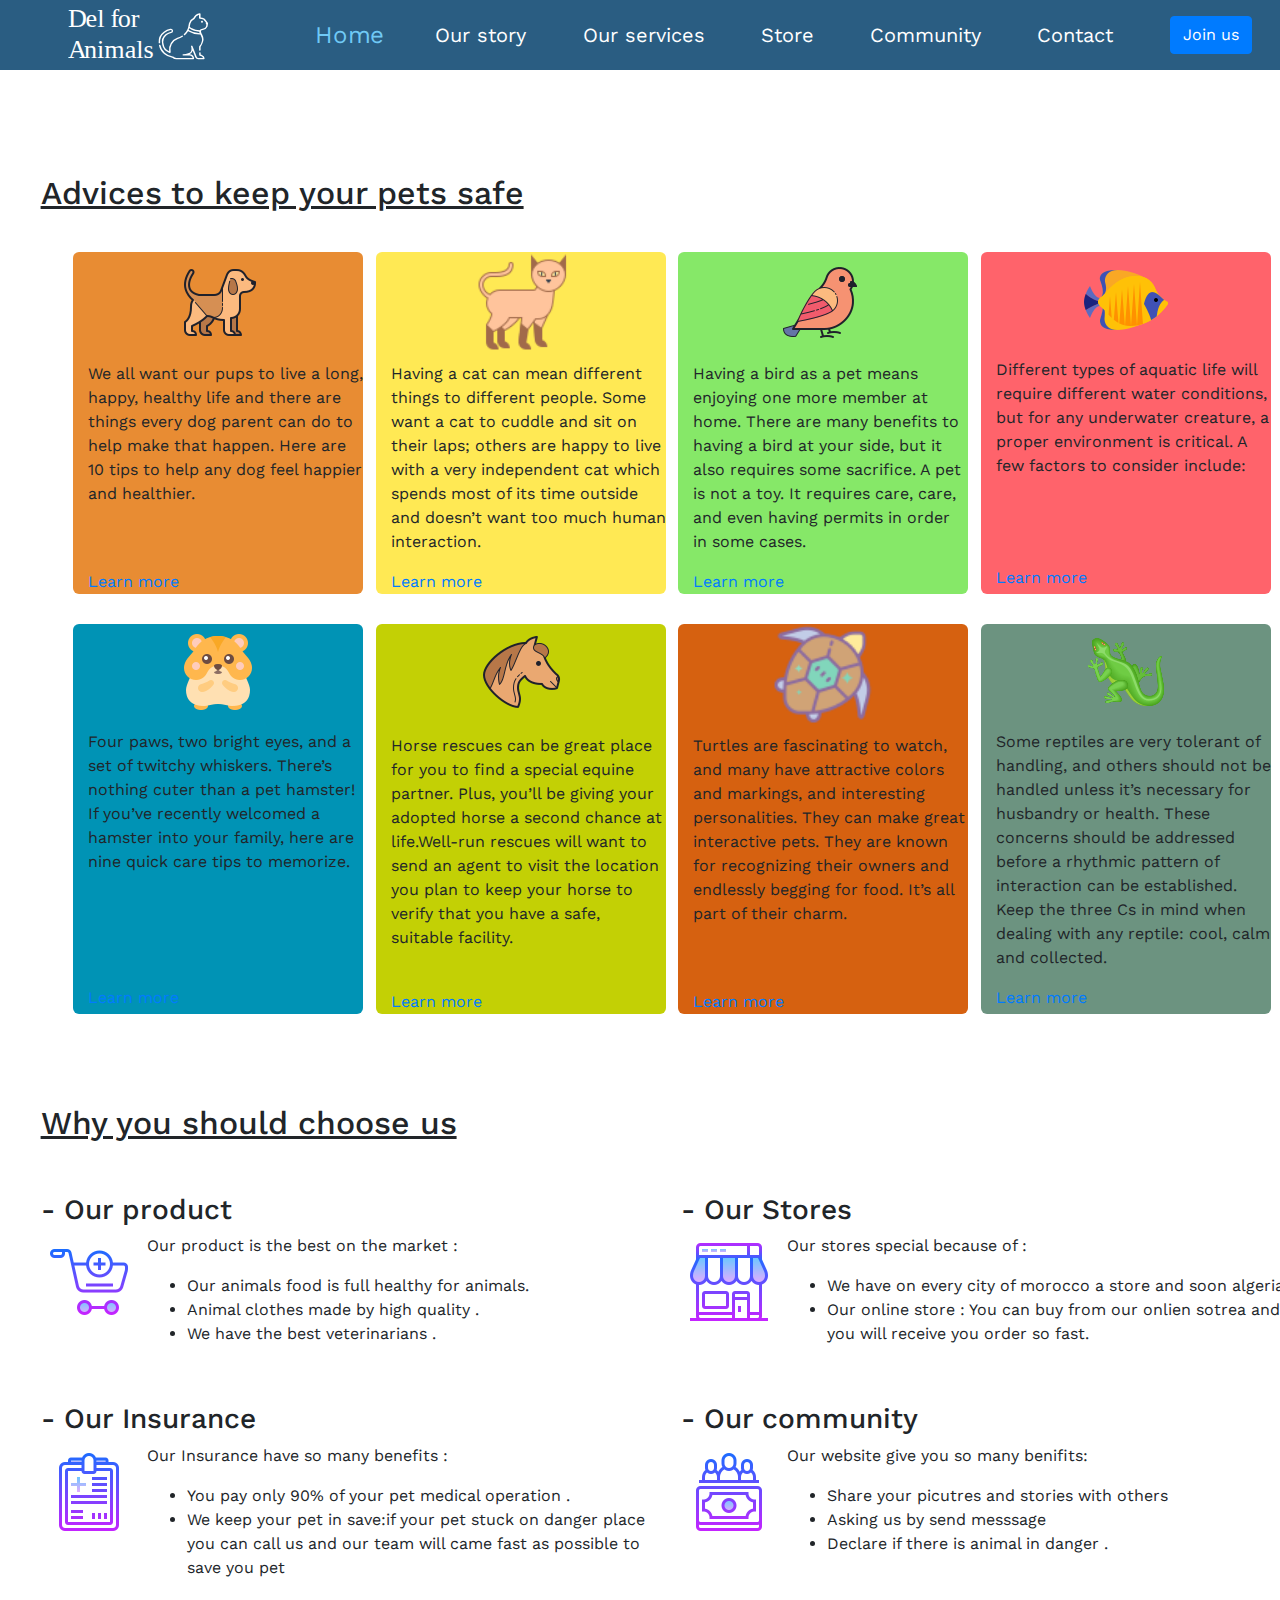
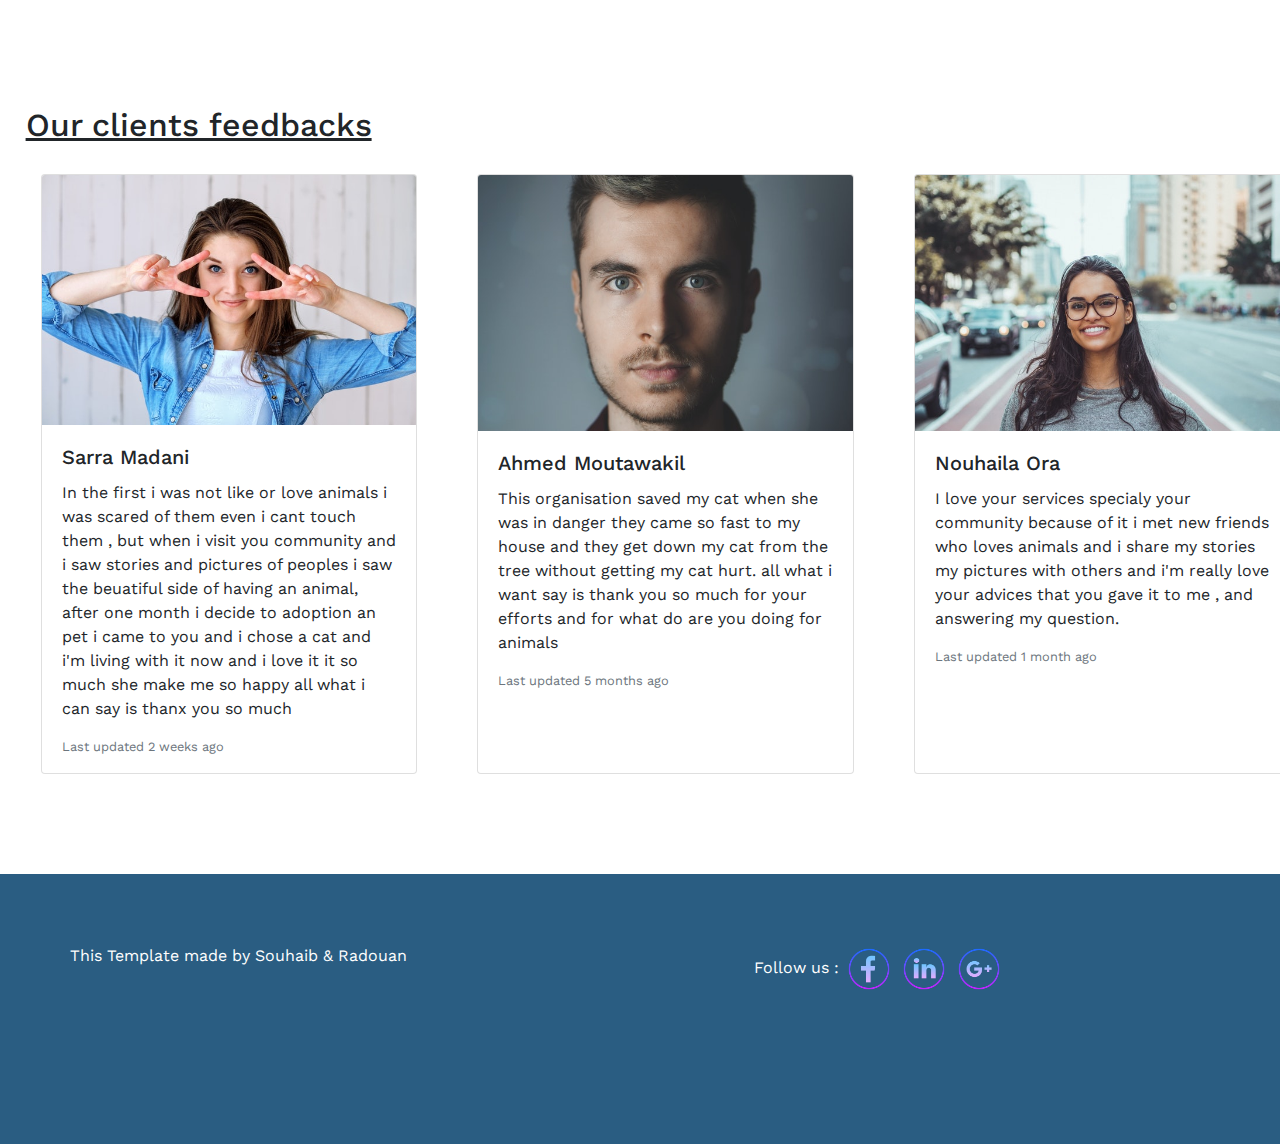
<file: index.html>
<html lang="en">

<head>
    <meta charset="UTF-8">
    <meta name="viewport" content="width=device-width, initial-scale=1.0">
    <link rel="stylesheet" href="https://stackpath.bootstrapcdn.com/bootstrap/4.4.1/css/bootstrap.min.css"
        integrity="sha384-Vkoo8x4CGsO3+Hhxv8T/Q5PaXtkKtu6ug5TOeNV6gBiFeWPGFN9MuhOf23Q9Ifjh" crossorigin="anonymous">
    <script src="https://stackpath.bootstrapcdn.com/bootstrap/4.4.1/js/bootstrap.min.js"
        integrity="sha384-wfSDF2E50Y2D1uUdj0O3uMBJnjuUD4Ih7YwaYd1iqfktj0Uod8GCExl3Og8ifwB6" crossorigin="anonymous">
    </script>
    <link href="https://fonts.googleapis.com/css2?family=Work+Sans&display=swap" rel="stylesheet">
    <link rel="stylesheet" href="css\index.css">

    <title>Home</title>
</head>

<body>
    <header>
        <nav class="sticky-top">

            <ul id="menue" class="sticky-top">
                <li class="logo"> <a href="index.html"><img src="images\logo.svg" alt="" id="imglogo" height="60px"></a>
                </li>
                <li class="toggle"> <img src="../images/Icons/toggle.png" id="toggle" alt="" width="40" height="40">
                </li>
                <a class="item active" href="../index.html">
                    <li>Home </li>
                </a>
                <a class="item " href="pages\aboutus.html">
                    <li>Our story</li>
                </a>
                <a class="item" href="pages\services.html">
                    <li>Our services</li>
                </a>
                <a class="item" href="pages\store.html">
                    <li>Store</li>
                </a>
                <a class="item" href="pages\community.html">
                    <li> Community</li>
                </a>
                <a class="item" href="pages\contact.php">
                    <li>Contact</li>
                </a>
                <li class="item button">
                    <a href="pages\Login.html">
                        <button type="submit" class="btn btn-primary">Join us</button>
                    </a>
                </li>
            </ul>
        </nav>

        <h1 class="title">Welcome to our website</h1>
    </header>
    <main>
        <div class="container-fluid ">
            <div class="block1">
                <div class="main-title">
                    <h2 class="bigtitle">Advices to keep your pets safe</h2>
                </div>
                <div class="boxs">

                    <div class="  box1 box">
                        <div class="advicees_image">
                            <img src="images\index\dog.png" alt="">
                        </div>
                        <p>We all want our pups to live a long, happy, healthy life and there are things every dog
                            parent
                            can do to help make that happen. Here are 10 tips to help any dog feel happier and
                            healthier.
                        </p><bR><br>
                        <a href="../pages/services.html">Learn more</a>
                    </div>
                    <div class=" box2 box">
                        <div class="advicees_image">
                            <img src="images\index\cat.png" width="100" height="100" alt="">
                        </div>
                        <p>Having a cat can mean different things to different people. Some want a cat to cuddle and sit
                            on
                            their laps; others are happy to live with a very independent cat which spends most of its
                            time
                            outside and doesn’t want too much human interaction.
                        </p>
                        <a href="../pages/services.html">Learn more</a>
                    </div>
                    <div class=" box3 box">
                        <div class="advicees_image">
                            <img src="images\index\bird.png" alt="">
                        </div>
                        <p>Having a bird as a pet means enjoying one more member at home. There are many benefits to
                            having
                            a bird at your side, but it also requires some sacrifice. A pet is not a toy. It requires
                            care,
                            care, and even having permits in order in some cases.
                        </p>
                        <a href="../pages/services.html">Learn more</a>
                    </div>
                    <div class=" box4 box">
                        <div class="advicees_image">
                            <img src="images\index\fish.png" alt="">
                        </div>
                        <p>Different types of aquatic life will require different water conditions, but for any
                            underwater
                            creature, a proper environment is critical. A few factors to consider include:</p>
                        <br><bR><br>
                        <a href="../pages/services.html">Learn more</a>
                    </div>
                    <div class=" box5 box">
                        <div class="advicees_image">
                            <img src="images\index\hamster.png" alt="">
                        </div>
                        <p>Four paws, two bright eyes, and a set of twitchy whiskers. There’s nothing cuter than a pet
                            hamster! If you’ve recently welcomed a hamster into your family, here are nine quick care
                            tips to memorize.</p><br><br><br><br>
                        <a href="../pages/services.html">Learn more</a>
                    </div>
                    <div class=" box6 box">
                        <div class="advicees_image">
                            <img src="images\index\hors.png" alt="">
                        </div>
                        <p>Horse rescues can be great place for you to find a special equine partner. Plus, you’ll be
                            giving your adopted horse a second chance at life.Well-run rescues will want to send an
                            agent to visit the location you plan to keep your horse to verify that you have a safe,
                            suitable facility.</p><br>
                        <a href="../pages/services.html">Learn more</a>
                    </div>
                    <div class=" box7 box">
                        <div class="advicees_image">
                            <img src="images\index\turtle.png" height="100" width="100" alt="">
                        </div>
                        <p>Turtles are fascinating to watch, and many have attractive colors and markings, and
                            interesting personalities. They can make great interactive pets. They are known for
                            recognizing their owners and endlessly begging for food. It’s all part of their charm.</p>
                        <bR><br>
                        <a href="">Learn more</a>
                    </div>
                    <div class=" box8 box">
                        <div class="advicees_image">
                            <img src="images\index\lizard.png" alt="">
                        </div>
                        <p>Some reptiles are very tolerant of handling, and others should not be handled unless it’s
                            necessary for husbandry or health. These concerns should be addressed before a rhythmic
                            pattern of interaction can be established. Keep the three Cs in mind when dealing with any
                            reptile: cool, calm and collected. </p>
                        <a href="../pages/services.html">Learn more</a>
                    </div>
                </div>

            </div>
        </div>
        <div class="container-fluid block2">

            <div class="row ">
                <div class="col-12">
                    <h2 class="bigtitle">Why you should choose us</h2>
                </div>
            </div>
            <div class="row ">
                <div class="col-lg-6 srv">
                    <div class="row">
                        <div class="col-md-12">
                            <h3>- Our product</h3>
                        </div>
                        <div class="col-sm-2">
                            <img src="images\index\pic2.png" alt="">
                        </div>
                        <div class="col-sm-10">
                            <p>Our product is the best on the market :
                                <ul>
                                    <li>Our animals food is full healthy for animals.</li>
                                    <li>Animal clothes made by high quality .</li>
                                    <li>We have the best veterinarians .</li>
                                </ul>
                            </p>
                        </div>
                    </div>
                </div>

                <div class="col-lg-6 srv">
                    <div class="row">
                        <div class="col-md-12">
                            <h3>- Our Stores</h3>
                        </div>
                        <div class="col-sm-2">
                            <img src="images\index\pic1.png" alt="">
                        </div>
                        <div class="col-sm-10">
                            <p>Our stores special because of :
                                <ul>
                                    <li>We have on every city of morocco a store and soon algeria.</li>
                                    <li>Our online store : You can buy from our onlien sotrea and you will receive you
                                        order so
                                        fast.</li>
                                </ul>
                            </p>
                        </div>
                    </div>

                </div>
            </div>
            <div class="row ">
                <div class="col-lg-6 srv">
                    <div class="row">
                        <div class="col-md-12">
                            <h3>- Our Insurance</h3>
                        </div>
                        <div class="col-sm-2">
                            <img src="images\index\pic3.png" alt="">
                        </div>
                        <div class="col-sm-10">
                            <p>Our Insurance have so many benefits :
                                <ul>
                                    <li>You pay only 90% of your pet medical operation .</li>
                                    <li>We keep your pet in save:if your pet stuck on danger place you can call us and
                                        our team
                                        will came fast as possible to save you pet</li>
                                </ul>
                            </p>
                        </div>
                    </div>

                </div>
                <div class="col-lg-6 srv">
                    <div class="row">
                        <div class="col-md-12">
                            <h3>- Our community</h3>
                        </div>
                        <div class="col-sm-2">
                            <img src="images\index\pic4.png" alt="">
                        </div>
                        <div class="col-sm-10">
                            <p>Our website give you so many benifits:
                                <ul>
                                    <li>Share your picutres and stories with others</li>
                                    <li>Asking us by send messsage</li>
                                    <li>Declare if there is animal in danger .</li>
                                </ul>
                            </p>
                        </div>
                    </div>

                </div>
            </div>

        </div>
        <div class="container-fluid block3">
            <div class="row ">
                <h2 class="bigtitle">Our clients feedbacks</h2>

                <div class="row card-deck">
                    <div class="col-lg-4 col-sm-6">
                        <div class="card">
                            <img src="images\index\human1.jpg" class="card-img-top" alt="...">
                            <div class="card-body">
                                <h5 class="card-title">Sarra Madani</h5>
                                <p class="card-text">In the first i was not like or love animals i was scared of them
                                    even i
                                    cant touch them , but when i visit you community and i saw stories and pictures of
                                    peoples i saw the beuatiful side of having an animal, after one month i decide to
                                    adoption an pet i came to you and i chose a cat and i'm living with it now and i
                                    love it it so much she make me so happy all what i can say is thanx you so much</p>
                                <p class="card-text"><small class="text-muted">Last updated 2 weeks ago</small></p>

                            </div>
                        </div>
                    </div>
                    <div class="col-lg-4 col-sm-6">

                        <div class="card ">
                            <img src="images\index\human2.jpg" class="card-img-top" alt="...">
                            <div class="card-body">
                                <h5 class="card-title">Ahmed Moutawakil</h5>
                                <p class="card-text">This organisation saved my cat when she was in danger they came so
                                    fast
                                    to my house and they get down my cat from the tree without getting my cat hurt. all
                                    what
                                    i want say is thank you so much for your efforts and for what do are you doing for
                                    animals</p>
                                <p class="card-text"><small class="text-muted">Last updated 5 months ago</small></p>

                            </div>

                        </div>
                    </div>
                    <div class="col-lg-4 col-sm-6">

                        <div class="card ">
                            <img src="images\index\human3.jpg" class="card-img-top" alt="...">
                            <div class="card-body">
                                <h5 class="card-title">Nouhaila Ora</h5>
                                <p class="card-text">I love your services specialy your community because of it i met
                                    new
                                    friends who loves animals and i share my stories my pictures with others and i'm
                                    really
                                    love your advices that you gave it to me , and answering my question.</p>
                                <p class="card-text"><small class="text-muted">Last updated 1 month ago</small></p>

                            </div>

                        </div>
                    </div>
                </div>
            </div>
        </div>




    </main>


    <footer>
        <div class="container-fluid">
            <div class="row text-center">
                <div class=" col-md-4">
                    <p class="tmplt">This Template made by Souhaib & Radouan</p>

                </div>
                <div class="col-md-8">
                    Follow us :
                    <a href=""><img src="images\Social media\facebook.png" class="social" width="50px" height="50px"
                            alt=""></a>
                    <a href=""><img src="images\Social media\linkedin.png" class="social" class="social" width="50px"
                            height="50px" alt=""></a>
                    <a href=""> <img src="images\Social media\google.png" class="social" width="50px" height="50px"
                            alt=""></a>
                </div>
            </div>
        </div>
    </footer>









    <script src="javascript\index.js"></script>
    <script src="https://code.jquery.com/jquery-3.4.1.slim.min.js"
        integrity="sha384-J6qa4849blE2+poT4WnyKhv5vZF5SrPo0iEjwBvKU7imGFAV0wwj1yYfoRSJoZ+n" crossorigin="anonymous">
    </script>
    <script src="https://cdn.jsdelivr.net/npm/popper.js@1.16.0/dist/umd/popper.min.js"
        integrity="sha384-Q6E9RHvbIyZFJoft+2mJbHaEWldlvI9IOYy5n3zV9zzTtmI3UksdQRVvoxMfooAo" crossorigin="anonymous">
    </script>
</body>

</html>
</file>
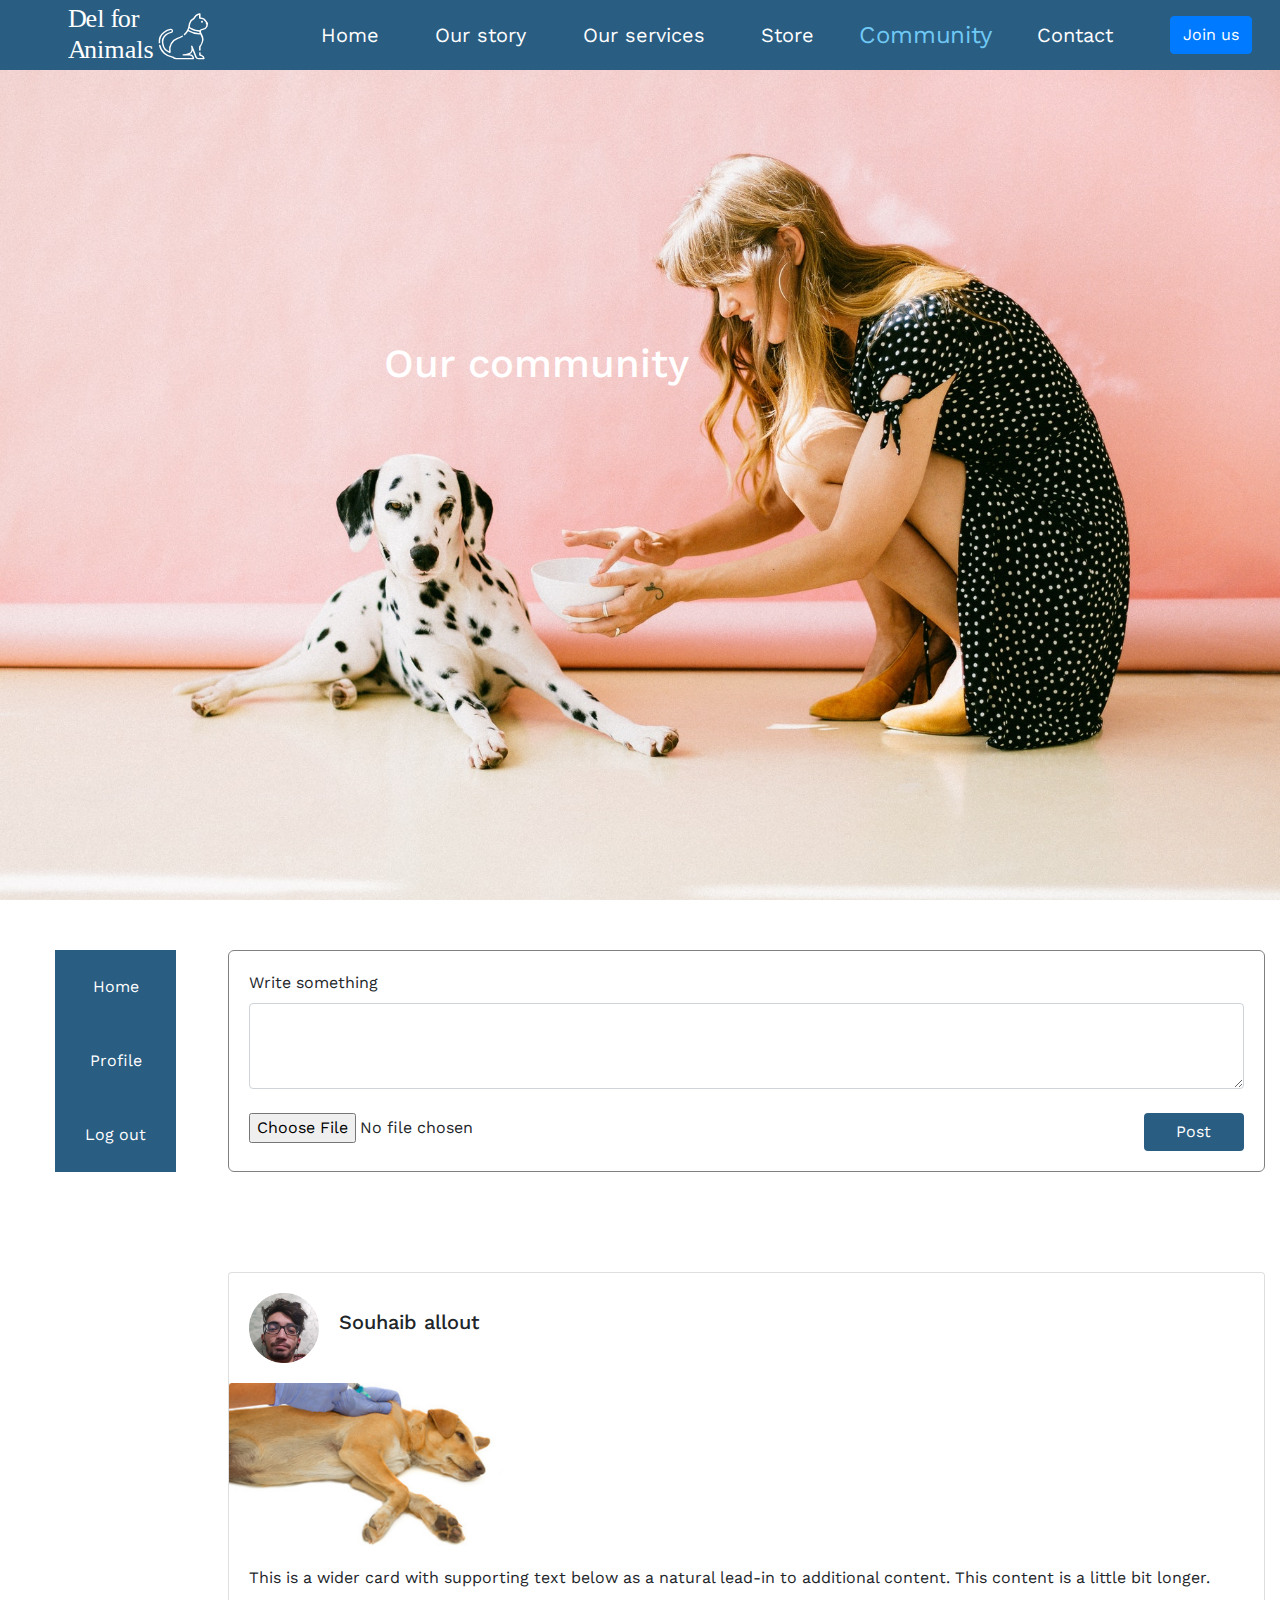
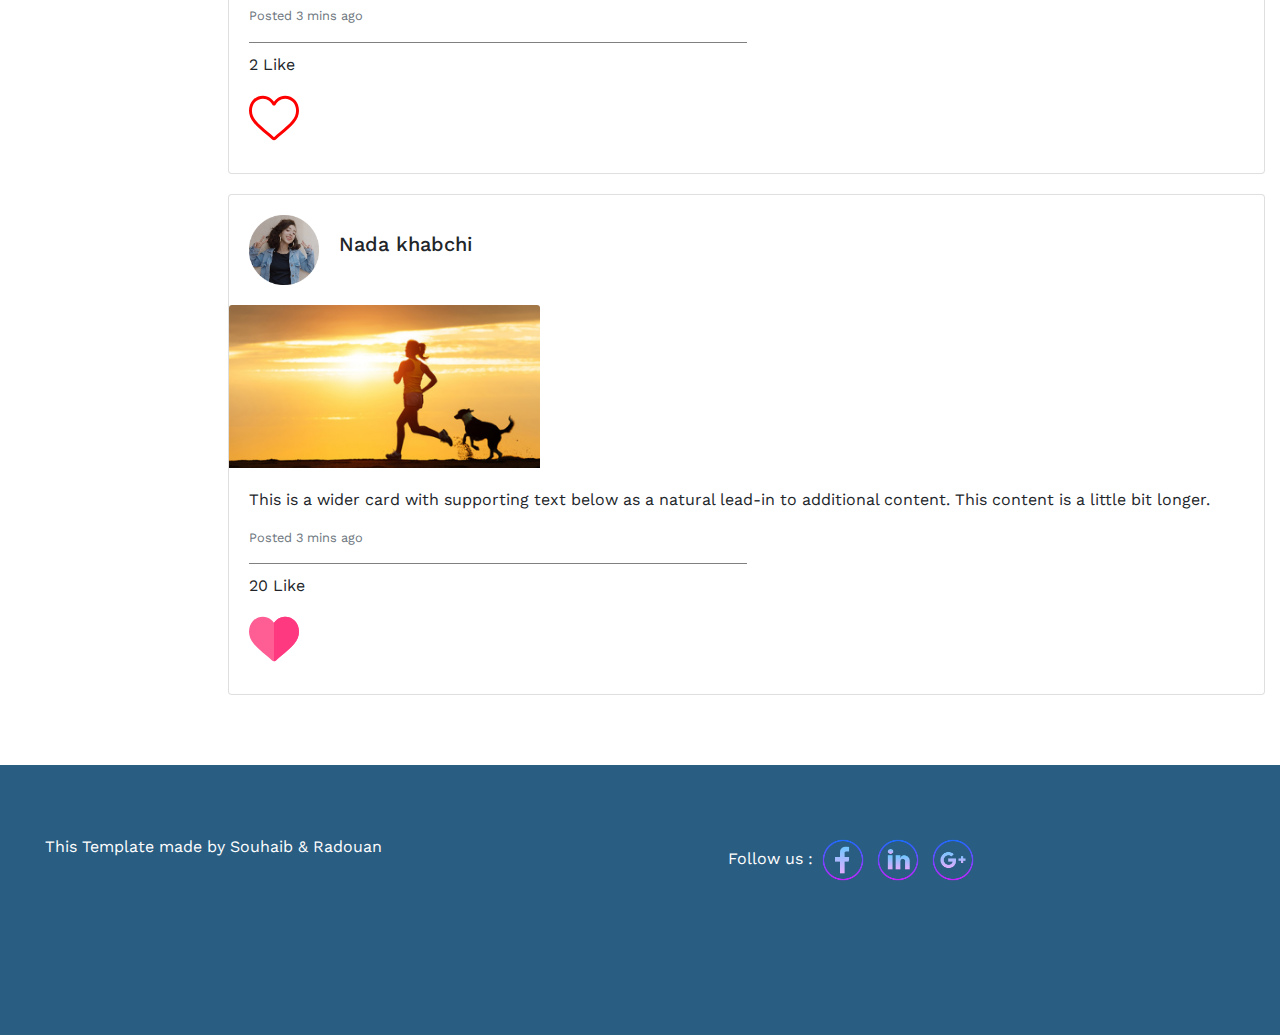
<file: pages/community.html>
<html lang="en">

<head>
    <meta charset="UTF-8">
    <meta name="viewport" content="width=device-width, initial-scale=1.0">
    <link rel="stylesheet" href="https://stackpath.bootstrapcdn.com/bootstrap/4.4.1/css/bootstrap.min.css"
        integrity="sha384-Vkoo8x4CGsO3+Hhxv8T/Q5PaXtkKtu6ug5TOeNV6gBiFeWPGFN9MuhOf23Q9Ifjh" crossorigin="anonymous">
    <script src="https://stackpath.bootstrapcdn.com/bootstrap/4.4.1/js/bootstrap.min.js"
        integrity="sha384-wfSDF2E50Y2D1uUdj0O3uMBJnjuUD4Ih7YwaYd1iqfktj0Uod8GCExl3Og8ifwB6" crossorigin="anonymous">
    </script>
    <link href="https://fonts.googleapis.com/css2?family=Work+Sans&display=swap" rel="stylesheet">
    <link rel="stylesheet" href="../css/community.css">
    <title>Community</title>
</head>

<body>
    <header>
        <nav class="sticky-top">
            <ul id="menue" class="sticky-top">
                <li class="logo"> <a href="index.html"><img src="../images/logo.svg" alt="" id="imglogo"
                            height="60px"></a>
                </li>
                <li class="toggle"> <img src="../images/Icons/toggle.png" id="toggle" alt="" width="40" height="40">
                </li>
                <a class="item " href="../index.html">
                    <li>Home </li>
                </a>
                <a class="item " href="../pages/aboutus.html">
                    <li>Our story</li>
                </a>
                <a class="item" href="../pages/services.html">
                    <li>Our services</li>
                </a>
                <a class="item" href="../pages/store.html">
                    <li>Store</li>
                </a>
                <a class="item active" href="../pages/community.html">
                    <li> Community</li>
                </a>
                <a class="item " href="../pages/contact.html">
                    <li>Contact</li>
                </a>
                <li class="item button">
                    <a href="../pages/Login.html">
                        <button type="submit" class="btn btn-primary">Join us</button>
                    </a>
                </li>
            </ul>
        </nav>
        <h1 class="title">Our community</h1>
    </header>
    <main>
        <div class="container-fluid">
            <div class="row all">
                <!--------Sticky navbar------->
                <div class="col-md-2 side1 sticky-top">
                    <nav class="nav text-center sticky-top">
                        <ul class="sticky-top">
                            <li class="togglecm text-right"> <img src="../images/Icons/toggle.png" id="togglecm" alt=""
                                    width="40" height="40">
                            </li>
                            <a href="../pages/community.html">
                                <li class="item2 ">Home</li>
                            </a>
                            <a href="../pages/profile.html">
                                <li class="item2">Profile</li>
                            </a>
                            <a href="#">
                                <li class="item2">Log out</li>
                            </a>
                        </ul>
                    </nav>
                </div>
                <!---------Post-------->
                <div class="col-md-10 side2">
                    <div class="post">
                        <label for="post" id="postlabel">Write something</label>
                        <textarea class="form-control" id="post" rows="3"></textarea><br>
                        <div class="row">
                            <div class="col-6">
                                <input type="file" class="form-control-file" id="exampleFormControlFile1">

                            </div>
                            <div class="col-6 text-right">
                                <button class="btn" id="send">Post</button>
                            </div>
                        </div>
                    </div>


                    <!-------------Cards------------>



                    <div class="cards">
                        <div class="card mb-3">
                            <div class="card-body body1">
                                <img src="../images/story/founder1.png" width="70" height="70" alt="">
                                <h5 class="card-title">Souhaib allout</h5>

                            </div>
                            <img src="../images//ourservices/dogs/pic2.jpg" class="card-img-top" alt="...">
                            <div class="card-body body2">
                                <p class="card-text">This is a wider card with supporting text below as a natural
                                    lead-in to additional content. This content is a little bit longer.</p>
                                <p class="card-text"><small class="text-muted">Posted 3 mins ago</small></p>
                                <div id="lovereact">
                                    <p>2 Like</p>
                                    <img src="../images/Icons/love2.svg" width="50" height="50" alt="">
                                </div>
                            </div>
                        </div>
                    </div>
                    <div class="cards">
                        <div class="card mb-3">
                            <div class="card-body body1">
                                <img src="../images/story/founder2.png" width="70" height="70" alt="">
                                <h5 class="card-title">Nada khabchi</h5>

                            </div>
                            <img src="../images//ourservices/dogs/pic6.jpg" class="card-img-top" alt="...">
                            <div class="card-body body2">
                                <p class="card-text">This is a wider card with supporting text below as a natural
                                    lead-in to additional content. This content is a little bit longer.</p>
                                <p class="card-text"><small class="text-muted">Posted 3 mins ago</small></p>
                                <div id="lovereact">
                                    <p>20 Like</p>
                                    <img src="../images/Icons/love.svg" width="50" height="50" alt="">
                                </div>
                            </div>
                        </div>
                    </div>
                </div>
            </div>
        </div>

    </main>








    <footer>
        <div class="container-fluid">
            <div class="row text-center">
                <div class=" col-md-4">
                    <p class="tmplt">This Template made by Souhaib & Radouan</p>

                </div>
                <div class="col-md-8">
                    Follow us :
                    <a href=""><img src="../images/Social media/facebook.png" class="social" width="50px" height="50px"
                            alt=""></a>
                    <a href=""><img src="../images/Social media/linkedin.png" class="social" class="social" width="50px"
                            height="50px" alt=""></a>
                    <a href=""> <img src="../images/Social media/google.png" class="social" width="50px" height="50px"
                            alt=""></a>
                </div>
            </div>
        </div>
    </footer>


    <script src="../javascript/community.js"></script>
    <script src="https://code.jquery.com/jquery-3.4.1.slim.min.js"
        integrity="sha384-J6qa4849blE2+poT4WnyKhv5vZF5SrPo0iEjwBvKU7imGFAV0wwj1yYfoRSJoZ+n" crossorigin="anonymous">
    </script>
    <script src="https://cdn.jsdelivr.net/npm/popper.js@1.16.0/dist/umd/popper.min.js"
        integrity="sha384-Q6E9RHvbIyZFJoft+2mJbHaEWldlvI9IOYy5n3zV9zzTtmI3UksdQRVvoxMfooAo" crossorigin="anonymous">
    </script>
</body>

</html>
</file>
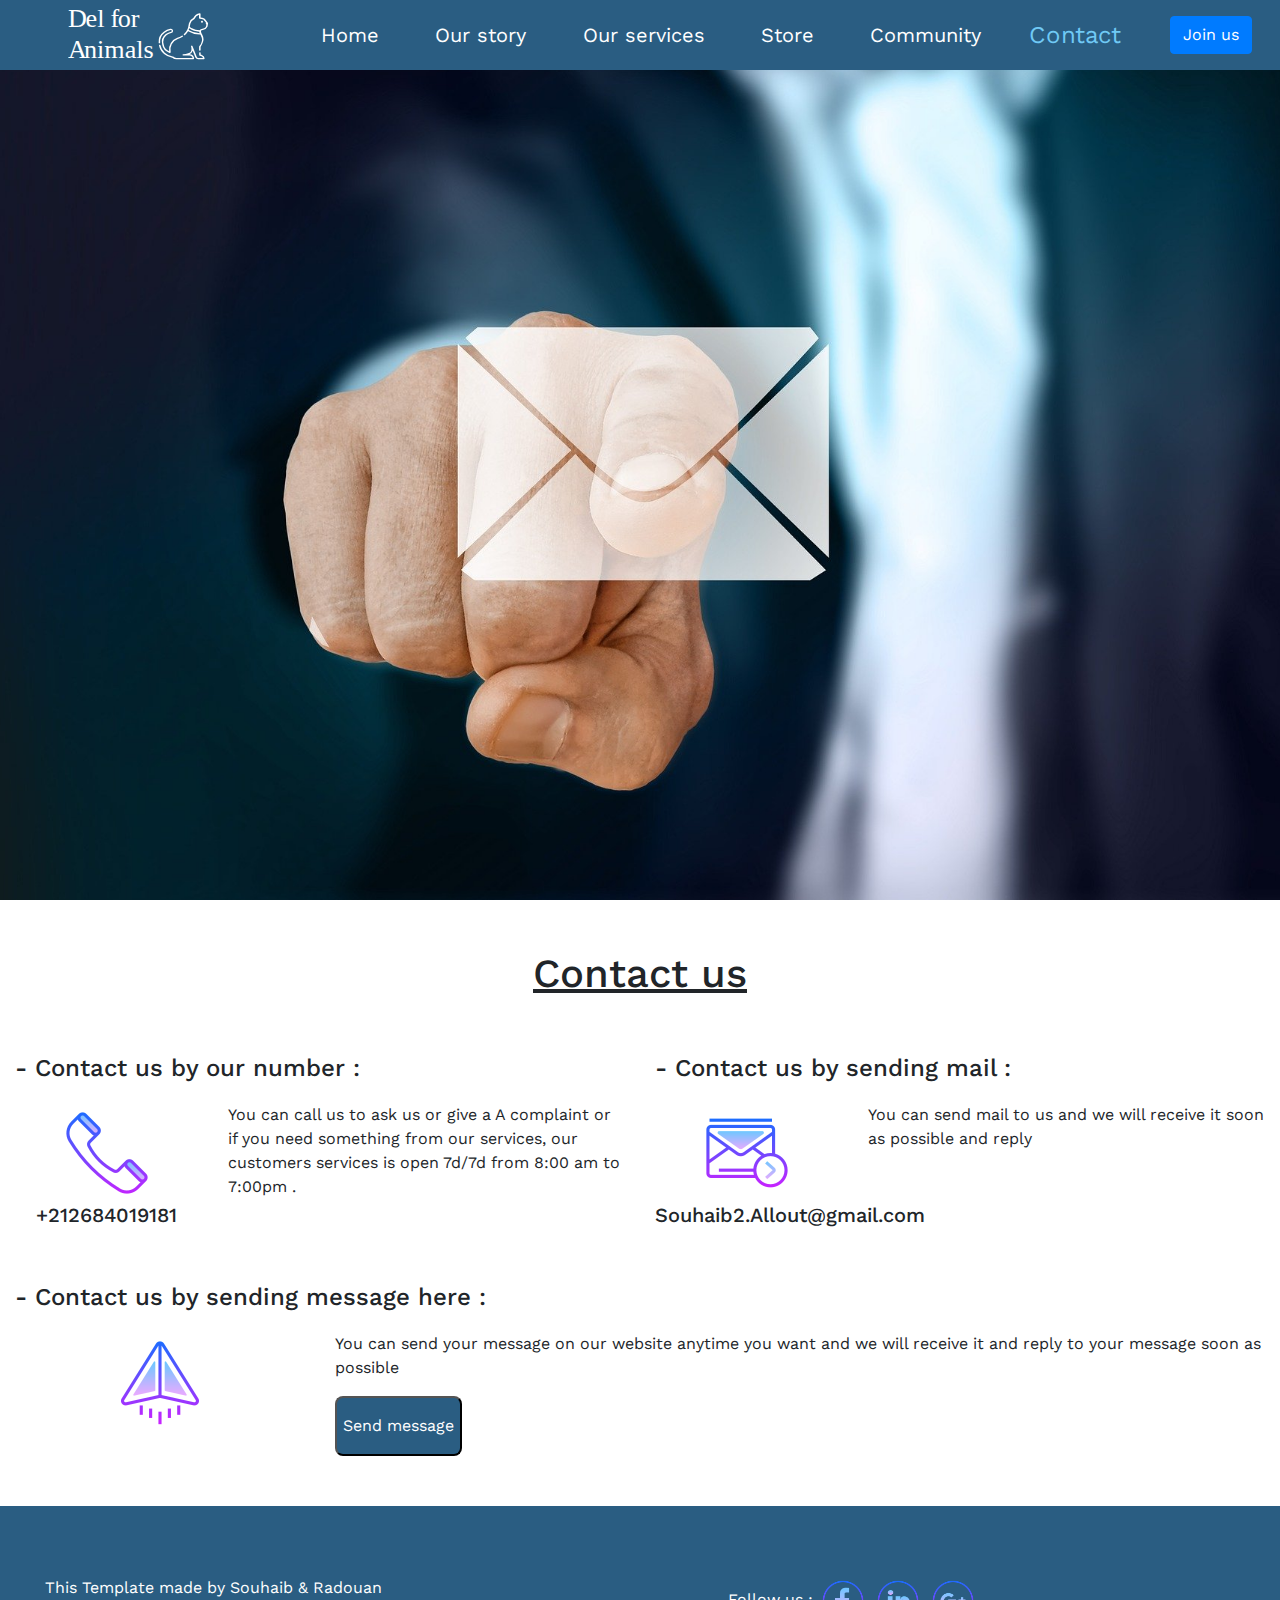
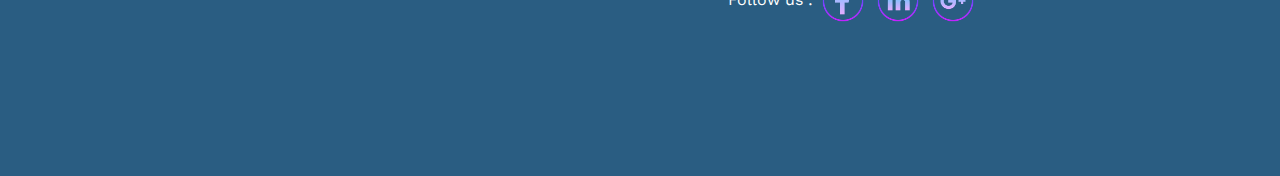
<file: pages/contact.html>
<html lang="en">

<head>
    <meta charset="UTF-8">
    <meta name="viewport" content="width=device-width, initial-scale=1.0">
    <link rel="stylesheet" href="https://stackpath.bootstrapcdn.com/bootstrap/4.4.1/css/bootstrap.min.css"
        integrity="sha384-Vkoo8x4CGsO3+Hhxv8T/Q5PaXtkKtu6ug5TOeNV6gBiFeWPGFN9MuhOf23Q9Ifjh" crossorigin="anonymous">
    <script src="https://stackpath.bootstrapcdn.com/bootstrap/4.4.1/js/bootstrap.min.js"
        integrity="sha384-wfSDF2E50Y2D1uUdj0O3uMBJnjuUD4Ih7YwaYd1iqfktj0Uod8GCExl3Og8ifwB6" crossorigin="anonymous">
    </script>
    <link href="https://fonts.googleapis.com/css2?family=Work+Sans&display=swap" rel="stylesheet">
    <link rel="stylesheet" href="../css/contact.css">
    <title>Contact</title>
</head>

<body>
    <header>
        <nav class="sticky-top">

            <ul id="menue" class="sticky-top">
                <li class="logo"> <a href="index.html"><img src="../images/logo.svg" alt="" id="imglogo"
                            height="60px"></a>
                </li>
                <li class="toggle"> <img src="../images/Icons/toggle.png" id="toggle" alt="" width="40" height="40">
                </li>
                <a class="item " href="../index.html">
                    <li>Home </li>
                </a>
                <a class="item " href="../pages/aboutus.html">
                    <li>Our story</li>
                </a>
                <a class="item" href="../pages/services.html">
                    <li>Our services</li>
                </a>
                <a class="item" href="../pages/store.html">
                    <li>Store</li>
                </a>
                <a class="item" href="../pages/community.html">
                    <li> Community</li>
                </a>
                <a class="item active" href="../pages/contact.html">
                    <li>Contact</li>
                </a>
                <li class="item button">
                    <a href="../pages/Login.html">
                        <button type="submit" class="btn btn-primary">Join us</button>
                    </a>
                </li>
            </ul>
        </nav>

    </header>
    <main>
        <div class="container-fluid block1">
            <div class="row">
                <div class="col-md-12 text-center">
                    <h1 class="bigtitle">Contact us</h1><br><br>
                </div>
            </div>
            <div class="row contacts mb-5">

                <div class="col-lg-6 phone">
                    <div class="row">
                        <div class="col-12">
                            <h4>- Contact us by our number :</h4>
                        </div>
                        <div class="col-sm-4 text-center">
                            <img src="../images/contact/pic1.png" class="pic" alt="">
                            <h5 id="number"> +212684019181</h5>

                        </div>
                        <div class="col-sm-8">
                            <p>You can call us to ask us or give a A complaint or if you need something from our
                                services,
                                our customers services is open 7d/7d from 8:00 am to 7:00pm .
                            </p>
                        </div>

                    </div>
                </div>

                <div class="col-lg-6 mail">
                    <div class="row">
                        <div class="col-12">
                            <h4>- Contact us by sending mail :</h4>
                        </div>
                        <div class="col-sm-4 text-center">
                            <img src="../images/contact/pic2.png" class="pic" alt="">
                            <h5>Souhaib2.Allout@gmail.com</h5>

                        </div>
                        <div class="col-sm-8">
                            <p>You can send mail to us and we will receive it soon as possible and reply</p>
                        </div>
                    </div>
                </div>
            </div>

            <div class="row contacts">
                <div class="col-12">
                    <h4>- Contact us by sending message here :</h4>
                </div>
                <a href="" class="col-sm-4 col-md-3 text-center">
                    <img src="../images/contact/pic3.png" class="pic" alt="">
                </a>
                <div class="col-sm-8 col-md-9">
                    <p>You can send your message on our website anytime you want and we will receive it and reply to
                        your message soon as possible</p>
                    <button id="sendmessage">Send message</button>

                </div>
            </div>
        </div>
        <div class="container" id="forms1">
            <div class="row">
                <div class="col-md-4">
                    <label for="option">Selecet message content :</label>
                </div>
                <div class="col-md-8 mb-4">

                    <select class="form-control" id="option">
                        <option value="choice1"> Our services</option>
                        <option value="choice2">Asking for advice</option>
                        <option value="choice3">Save an animal</option>
                        <option value="choice4">other ..</option>
                    </select>

                </div>
            </div>
        </div>
        <form class="container" id="forms2">
            <div class="row ">
                <div class="col-md-4 col-lg-2">
                    <label for="name">Full name</label>
                </div>
                <div class="col-md-8 col-lg-4 mb-4">
                    <input type="text" class="form-control" id="fullname" placeholder="Write you name">
                </div>
                <div class="col-md-4 col-lg-2">
                    <label for="email">Email</label>
                </div>
                <div class="col-md-8 col-lg-4 mb-4">
                    <input type="text" class="form-control" id="email1" placeholder="name@example.com">
                </div>
                <div class="col-md-4 col-lg-2">
                    <label for="message1">Message </label>
                </div>
                <div class="col-md-8 col-lg-8 mb-4">
                    <textarea class="form-control" id="message1" rows="3"></textarea>
                </div>
                <div class="col-12">
                    <p id="error1"></p>
                    <p id="error2"></p>
                    <p id="error3"></p>
                </div>
                <div class="col-12">
                    <button id="send1" disabled>Send message</button>
                </div>

            </div>
        </form>
        <form class="container" id="forms3">
            <div class="row">
                <div class="col-md-4 col-lg-2">
                    <label for="name2">Full name</label>
                </div>
                <div class="col-md-8 col-lg-4 mb-4">
                    <input type="text" class="form-control" id="fullname2" placeholder="Write you name">
                </div>
                <div class="col-md-4 col-lg-2">
                    <label for="email2">Email</label>
                </div>
                <div class="col-md-8 col-lg-4 mb-4">
                    <input type="text" class="form-control" id="email2" placeholder="Write your email">
                </div>
                <div class="col-md-4 col-lg-2">
                    <label for="number">Phone number </label>
                </div>
                <div class="col-md-8 col-lg-4 mb-4">
                    <input type="text" class="form-control" id="phone" placeholder="write your phone number">
                </div>
                <div class="col-md-4 col-lg-2">
                    <label for="adresse">Write adresse </label>
                </div>
                <div class="col-md-8 col-lg-4 mb-4">
                    <input type="text" class="form-control" id="adresse" placeholder="write adresse">
                </div>
                <div class="col-md-4 col-lg-2">
                    <label for="message2">Message </label>
                </div>
                <div class="col-md-8 col-lg-8 mb-4">
                    <textarea class="form-control" id="message2" rows="3"></textarea>
                </div>
                <div class="col-12">
                    <p id="error4"></p>
                    <p id="error5"></p>
                    <p id="error6"></p>
                    <p id="error7"></p>
                    <p id="error8"></p>

                </div>
                <div class="col-12">
                    <button id="send2" disabled>Send message</button>
                </div>
            </div>
        </form>
    </main>




    <footer>
        <div class="container-fluid">
            <div class="row text-center">
                <div class=" col-md-4">
                    <p class="tmplt">This Template made by Souhaib & Radouan</p>

                </div>
                <div class="col-md-8">
                    Follow us :
                    <a href=""><img src="../images/Social media/facebook.png" class="social" width="50px" height="50px"
                            alt=""></a>
                    <a href=""><img src="../images/Social media/linkedin.png" class="social" class="social" width="50px"
                            height="50px" alt=""></a>
                    <a href=""> <img src="../images/Social media/google.png" class="social" width="50px" height="50px"
                            alt=""></a>
                </div>
            </div>
        </div>
    </footer>


    <script src="../javascript/contact.js"></script>
    <script src="https://code.jquery.com/jquery-3.4.1.slim.min.js"
        integrity="sha384-J6qa4849blE2+poT4WnyKhv5vZF5SrPo0iEjwBvKU7imGFAV0wwj1yYfoRSJoZ+n" crossorigin="anonymous">
    </script>
    <script src="https://cdn.jsdelivr.net/npm/popper.js@1.16.0/dist/umd/popper.min.js"
        integrity="sha384-Q6E9RHvbIyZFJoft+2mJbHaEWldlvI9IOYy5n3zV9zzTtmI3UksdQRVvoxMfooAo" crossorigin="anonymous">
    </script>
</body>

</html>
</file>
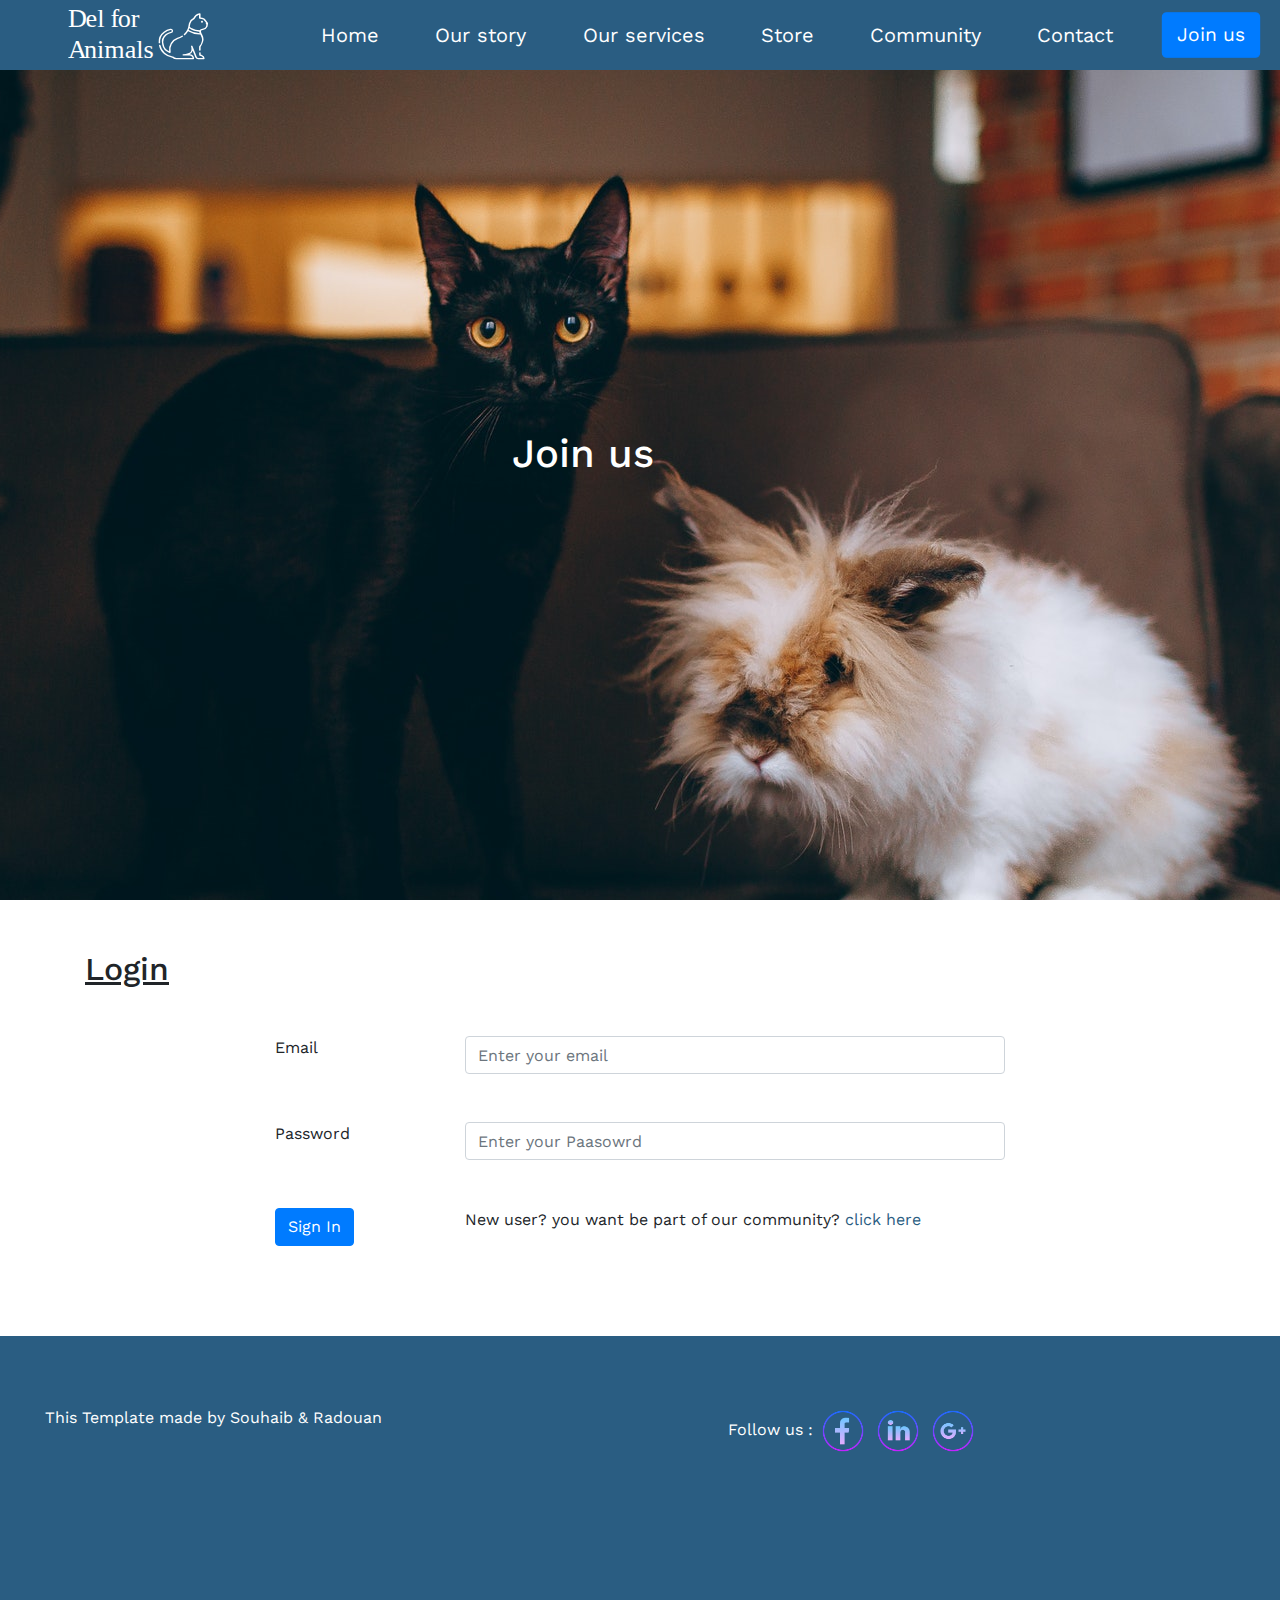
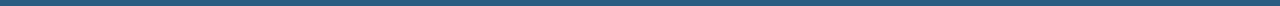
<file: pages/Login.html>
<html lang="en">

<head>
    <meta charset="UTF-8">
    <meta name="viewport" content="width=device-width, initial-scale=1.0">
    <link rel="stylesheet" href="https://stackpath.bootstrapcdn.com/bootstrap/4.4.1/css/bootstrap.min.css"
        integrity="sha384-Vkoo8x4CGsO3+Hhxv8T/Q5PaXtkKtu6ug5TOeNV6gBiFeWPGFN9MuhOf23Q9Ifjh" crossorigin="anonymous">
    <script src="https://stackpath.bootstrapcdn.com/bootstrap/4.4.1/js/bootstrap.min.js"
        integrity="sha384-wfSDF2E50Y2D1uUdj0O3uMBJnjuUD4Ih7YwaYd1iqfktj0Uod8GCExl3Og8ifwB6" crossorigin="anonymous">
    </script>
    <link href="https://fonts.googleapis.com/css2?family=Work+Sans&display=swap" rel="stylesheet">
    <link rel="stylesheet" href="../css/login.css">

    <title>Login</title>
</head>

<body>
    <header>
        <nav class="sticky-top">

            <ul id="menue" class="sticky-top">
                <li class="logo"> <a href="index.html"><img src="../images/logo.svg" alt="" id="imglogo"
                            height="60px"></a>
                </li>
                <li class="toggle"> <img src="../images/Icons/toggle.png" id="toggle" alt="" width="40" height="40">
                </li>
                <a class="item " href="../index.html">
                    <li>Home </li>
                </a>
                <a class="item " href="pages\aboutus.html">
                    <li>Our story</li>
                </a>
                <a class="item" href="../pages/services.html">
                    <li>Our services</li>
                </a>
                <a class="item" href="../pages/store.html">
                    <li>Store</li>
                </a>
                <a class="item" href="../pages/community.html">
                    <li> Community</li>
                </a>
                <a class="item" href="../pages/contact.html">
                    <li>Contact</li>
                </a>

                <li class="item button active">
                    <a href="../pages/Login.html">
                        <button type="submit" class="btn btn-primary">Join us</button>
                    </a>
                </li>

            </ul>
        </nav>

        <h1 class="title">Join us</h1>
    </header>
    <main>
        <div class="container">
            <form action="" id="form1">
                <div class="row mb-5">
                    <div class="col-12">
                        <h2 class="bigtitle mb-5">Login</h2>
                    </div>
                    <div class="col-md-2">

                    </div>
                    <div class="col-md-2">
                        <label for="email">Email</label>
                    </div>
                    <div class="col-md-6">
                        <input type="text" placeholder="Enter your email" class="form-control" id="email">
                    </div>
                    <div class="col-md-2">

                    </div>

                </div>
                <div class="row mb-5">
                    <div class="col-md-2">

                    </div>
                    <div class="col-md-2">
                        <label for="password">Password</label>
                    </div>
                    <div class="col-md-6">
                        <input type="password" placeholder="Enter your Paasowrd" class="form-control" id="password">
                    </div>
                    <div class="col-md-2">

                    </div>
                </div>
                <div class="row">
                    <div class="col-md-2">

                    </div>
                    <div class="col-md-2">
                        <button class="btn btn-primary" id="signin">Sign In</button><br><br>

                    </div>
                    <div class="col-md-6">
                        <p>New user? you want be part of our community?<span id="join"> click here</span></p>
                    </div>
                    <div class="col-md-2">

                    </div>
                </div>
                <div class="row">
                    <div class="col-1">
                    </div>
                    <div class="col-11">
                        <p id="error"></p>

                    </div>
                </div>
            </form>
            <form action="" id="form2">
                <div class="row ">
                    <div class="col-12 mb-5">
                        <h2 class="bigtitle">Logup</h2>
                    </div>
                    <div class="col-lg-1">

                    </div>
                    <div class="col-lg-2 col-md-4">
                        <label for="firstname">First name</label>
                    </div>
                    <div class="col-lg-3 col-md-6 mb-5">
                        <input type="text" placeholder="Enter your first name" class="form-control" id="firstname">
                    </div>
                    <div class="col-lg-2 col-md-4">
                        <label for="lastname">Last name</label>
                    </div>
                    <div class="col-lg-3 col-md-6 mb-5">
                        <input type="text" placeholder="Enter your alst name" class="form-control" id="lastname">
                    </div>
                    <div class="col-lg-1">

                    </div>

                </div>
                <div class="row mb-5">
                    <div class="col-lg-1 ">

                    </div>
                    <div class="col-lg-2 col-md-4">
                        <label for="pic">Upload your picture</label>
                    </div>
                    <div class="col-lg-3 col-md-6">
                        <input type="file" class="form-control-file" id="pic">
                    </div>
                    <div class="col-lg-1 ">

                    </div>
                </div>
                <div class="row mb-5">
                    <div class="col-lg-1">

                    </div>
                    <div class="col-lg-2 col-md-4">
                        <label for="email2">Email</label>
                    </div>
                    <div class="col-lg-3 col-md-6">
                        <input type="text" placeholder="Enter your email" class="form-control" id="email2">
                    </div>
                    <div class="col-lg-2 col-md-4">
                        <label for="birthday">Birthday</label>
                    </div>
                    <div class="col-lg-3 col-md-6">
                        <input type="date" class="form-control" required id="birthday">
                    </div>
                    <div class="col-lg-1">

                    </div>
                </div>
                <div class="row mb-5">
                    <div class="col-lg-1">

                    </div>
                    <div class="col-lg-2 col-md-4">
                        <label for="password2">Password</label>
                    </div>
                    <div class="col-lg-3 col-md-6 mb-5">
                        <input type="password" placeholder="Enter a password" class="form-control" id="password2">
                    </div>
                    <div class="col-lg-2 col-md-4">
                        <label for="password3">Valid password</label>
                    </div>
                    <div class="col-lg-3 col-md-6">
                        <input type="password" placeholder="Enter password again" class="form-control" id="password3">
                    </div>
                    <div class=" col-lg-1">

                    </div>
                </div>
                <div class="row">
                    <div class="col-lg-1">

                    </div>
                    <div class="col-lg-2 col-md-4">
                        <button class="btn btn-primary" id="signup" disabled>Sign Up</button><br><br>

                    </div>
                    <div class="col-lg-8 col-md-6">
                        <p>Have already account?<span id="login"> click here</span></p>
                    </div>
                    <div class="col-lg-1">

                    </div>

                </div>
                <div class="row">
                    <div class="col-1">
                    </div>
                    <div class="col-11">
                        <p id="error3"></p>
                        <p id="error4"></p>
                        <p id="error5"></p>
                        <p id="error6"></p>
                        <p id="error7"></p>
                    </div>
                </div>
            </form>
        </div>
    </main>



    <footer>
        <div class="container-fluid">
            <div class="row text-center">
                <div class=" col-md-4">
                    <p class="tmplt">This Template made by Souhaib & Radouan</p>

                </div>
                <div class="col-md-8">
                    Follow us :
                    <a href=""><img src="../images/Social media/facebook.png" class="social" width="50px" height="50px"
                            alt=""></a>
                    <a href=""><img src="../images/Social media/linkedin.png" class="social" class="social" width="50px"
                            height="50px" alt=""></a>
                    <a href=""> <img src="../images/Social media/google.png" class="social" width="50px" height="50px"
                            alt=""></a>
                </div>
            </div>
        </div>
    </footer>









    <script src="../javascript/login.js"></script>
    <script src="https://code.jquery.com/jquery-3.4.1.slim.min.js"
        integrity="sha384-J6qa4849blE2+poT4WnyKhv5vZF5SrPo0iEjwBvKU7imGFAV0wwj1yYfoRSJoZ+n" crossorigin="anonymous">
    </script>
    <script src="https://cdn.jsdelivr.net/npm/popper.js@1.16.0/dist/umd/popper.min.js"
        integrity="sha384-Q6E9RHvbIyZFJoft+2mJbHaEWldlvI9IOYy5n3zV9zzTtmI3UksdQRVvoxMfooAo" crossorigin="anonymous">
    </script>
</body>

</html>
</file>
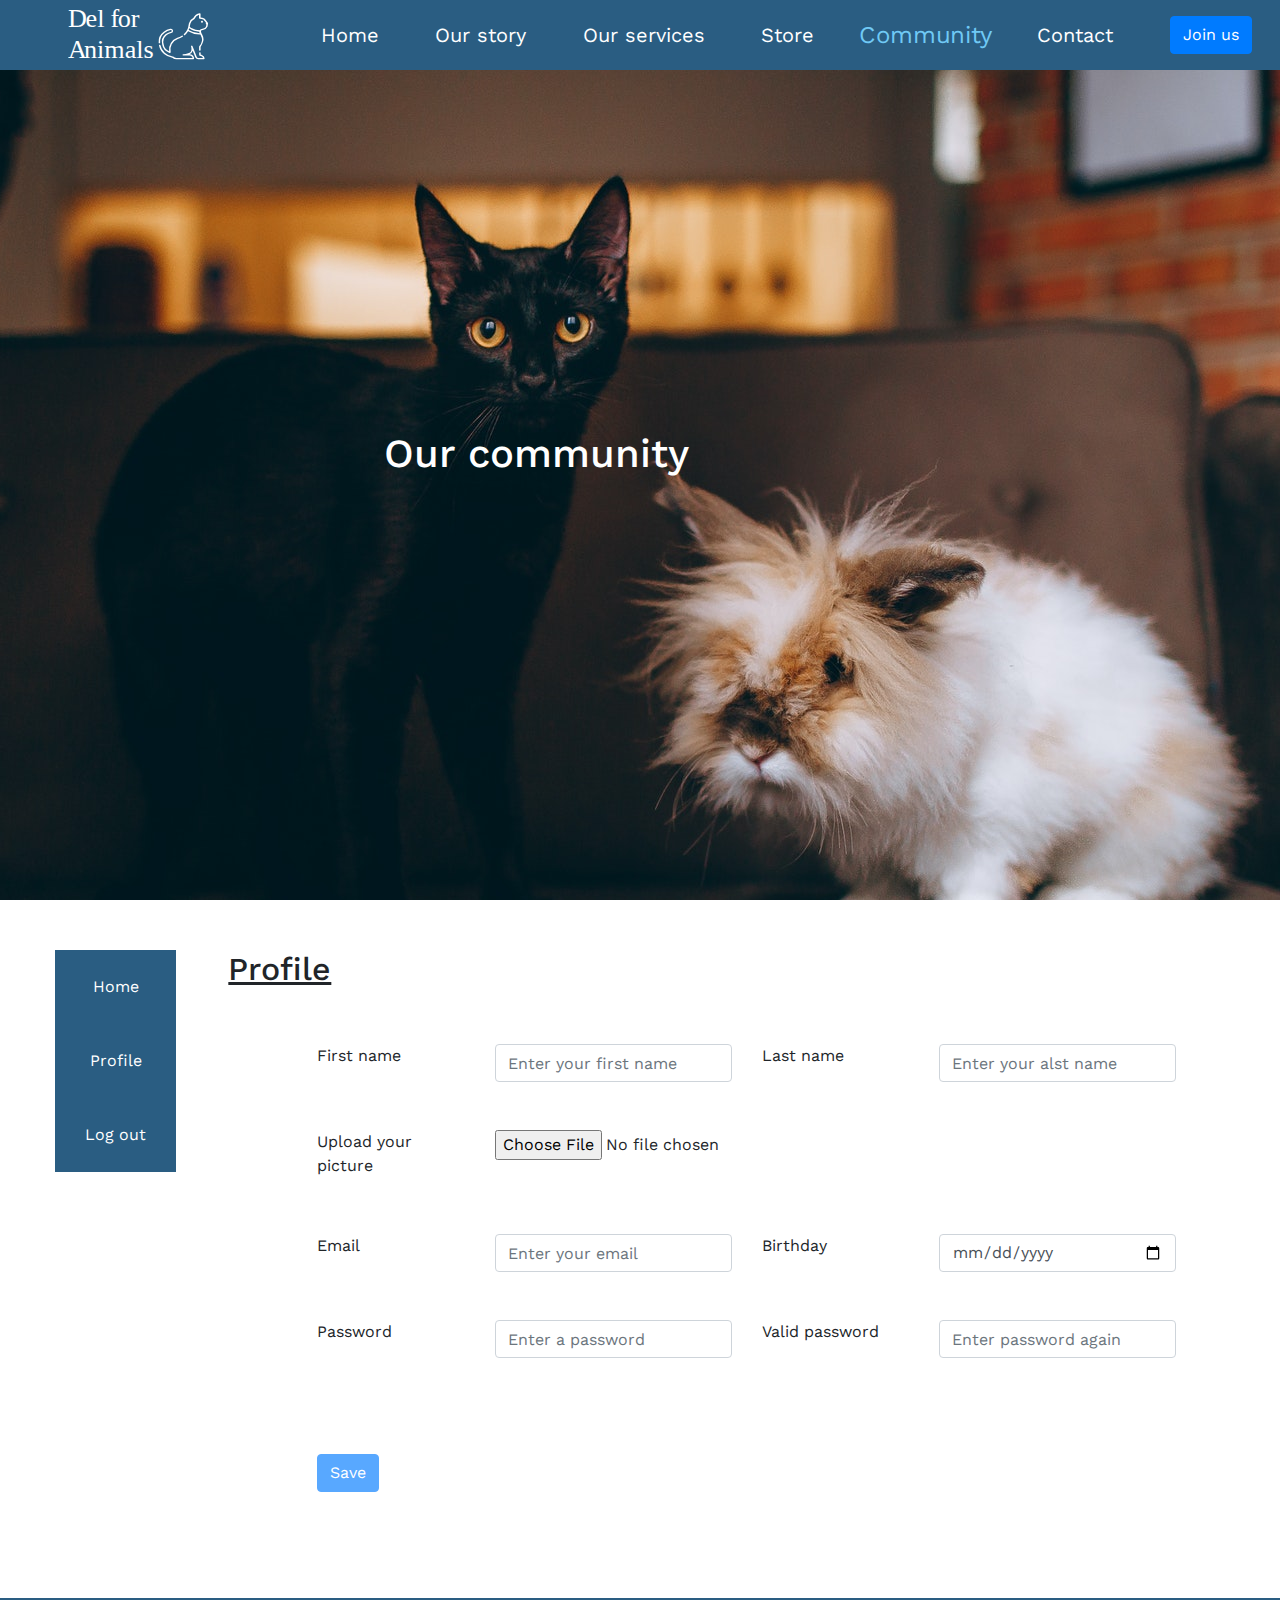
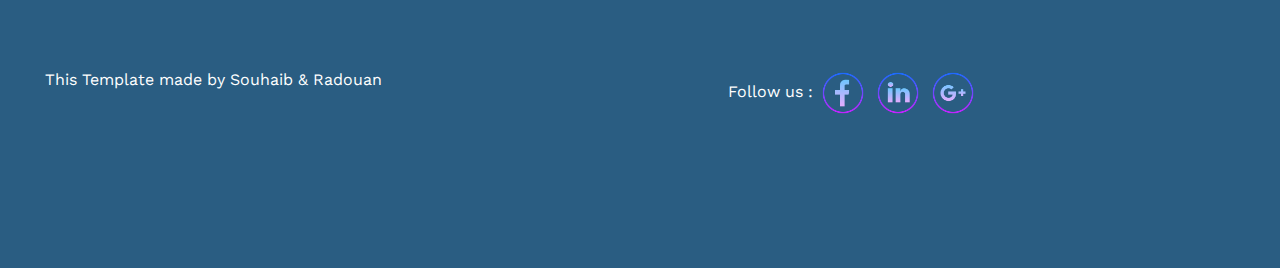
<file: pages/profile.html>
<html lang="en">

<head>
    <meta charset="UTF-8">
    <meta name="viewport" content="width=device-width, initial-scale=1.0">
    <link rel="stylesheet" href="https://stackpath.bootstrapcdn.com/bootstrap/4.4.1/css/bootstrap.min.css"
        integrity="sha384-Vkoo8x4CGsO3+Hhxv8T/Q5PaXtkKtu6ug5TOeNV6gBiFeWPGFN9MuhOf23Q9Ifjh" crossorigin="anonymous">
    <script src="https://stackpath.bootstrapcdn.com/bootstrap/4.4.1/js/bootstrap.min.js"
        integrity="sha384-wfSDF2E50Y2D1uUdj0O3uMBJnjuUD4Ih7YwaYd1iqfktj0Uod8GCExl3Og8ifwB6" crossorigin="anonymous">
    </script>
    <link href="https://fonts.googleapis.com/css2?family=Work+Sans&display=swap" rel="stylesheet">
    <link rel="stylesheet" href="../css/profile.css">

    <title>Document</title>
</head>

<body>
    <header>
        <nav class="sticky-top">
            <ul id="menue" class="sticky-top">
                <li class="logo"> <a href="index.html"><img src="../images/logo.svg" alt="" id="imglogo"
                            height="60px"></a>
                </li>
                <li class="toggle"> <img src="../images/Icons/toggle.png" id="toggle" alt="" width="40" height="40">
                </li>
                <a class="item " href="../index.html">
                    <li>Home </li>
                </a>
                <a class="item " href="../pages/aboutus.html">
                    <li>Our story</li>
                </a>
                <a class="item" href="../pages/services.html">
                    <li>Our services</li>
                </a>
                <a class="item" href="../pages/store.html">
                    <li>Store</li>
                </a>
                <a class="item active" href="../pages/community.html">
                    <li> Community</li>
                </a>
                <a class="item " href="../pages/contact.html">
                    <li>Contact</li>
                </a>
                <li class="item button">
                    <a href="../pages/Login.html">
                        <button type="submit" class="btn btn-primary">Join us</button>
                    </a>
                </li>
            </ul>
        </nav>
        <h1 class="title">Our community</h1>
    </header>



    <main>
        <div class="container-fluid">
            <div class="row">
                <!--------Sticky navbar------->
                <div class="col-md-2 side1 sticky-top">
                    <nav class="nav text-center sticky-top">
                        <ul class="sticky-top">
                            <li class="togglecm text-right"> <img src="../images/Icons/toggle.png" id="togglecm" alt=""
                                    width="40" height="40">
                            </li>
                            <a href="../pages/community.html">
                                <li class="item2">Home</li>
                            </a>
                            <a href="../pages/profile.html">
                                <li class="item2 ">Profile</li>
                            </a>
                            <a href="#">
                                <li class="item2">Log out</li>
                            </a>
                        </ul>
                    </nav>
                </div>
                <div class="col-md-10 side2 ">
                    <form action="" id="form1">
                        <div class="row ">
                            <div class=" col-12 mb-5">
                                <h2 class="bigtitle">Profile</h2>
                            </div>
                            <div class="col-lg-1">

                            </div>
                            <div class="col-lg-2 col-md-4">
                                <label for="firstname">First name</label>
                            </div>
                            <div class="col-lg-3 col-md-6 mb-5">
                                <input type="text" placeholder="Enter your first name" class="form-control"
                                    id="firstname">
                            </div>
                            <div class="col-lg-2 col-md-4">
                                <label for="lastname">Last name</label>
                            </div>
                            <div class="col-lg-3 col-md-6 mb-5">
                                <input type="text" placeholder="Enter your alst name" class="form-control"
                                    id="lastname">
                            </div>
                            <div class="col-lg-1">

                            </div>

                        </div>
                        <div class="row mb-5">
                            <div class="col-lg-1 ">

                            </div>
                            <div class="col-lg-2 col-md-4">
                                <label for="pic">Upload your picture</label>
                            </div>
                            <div class="col-lg-3 col-md-6">
                                <input type="file" class="form-control-file" id="pic">
                            </div>
                            <div class="col-lg-1 ">

                            </div>
                        </div>
                        <div class="row mb-5">
                            <div class="col-lg-1">

                            </div>
                            <div class="col-lg-2 col-md-4">
                                <label for="email2">Email</label>
                            </div>
                            <div class="col-lg-3 col-md-6">
                                <input type="text" placeholder="Enter your email" class="form-control" id="email2">
                            </div>
                            <div class="col-lg-2 col-md-4">
                                <label for="birthday">Birthday</label>
                            </div>
                            <div class="col-lg-3 col-md-6">
                                <input type="date" class="form-control" required id="birthday">
                            </div>
                            <div class="col-lg-1">

                            </div>
                        </div>
                        <div class="row mb-5">
                            <div class="col-lg-1">

                            </div>
                            <div class="col-lg-2 col-md-4">
                                <label for="password2">Password</label>
                            </div>
                            <div class="col-lg-3 col-md-6 mb-5">
                                <input type="password" placeholder="Enter a password" class="form-control"
                                    id="password2">
                            </div>
                            <div class="col-lg-2 col-md-4">
                                <label for="password3">Valid password</label>
                            </div>
                            <div class="col-lg-3 col-md-6">
                                <input type="password" placeholder="Enter password again" class="form-control"
                                    id="password3">
                            </div>
                            <div class=" col-lg-1">

                            </div>
                        </div>
                        <div class="row">
                            <div class="col-lg-1">

                            </div>
                            <div class="col-lg-10 col-md-4">
                                <button class="btn btn-primary" id="signup" disabled>Save</button><br><br>

                            </div>

                            <div class="col-lg-1">

                            </div>

                        </div>
                        <div class="row">
                            <div class="col-1">
                            </div>
                            <div class="col-11">
                                <p id="error3"></p>
                                <p id="error4"></p>
                                <p id="error5"></p>
                                <p id="error6"></p>
                                <p id="error7"></p>
                            </div>
                        </div>
                    </form>
                </div>
            </div>
    </main>



    <footer>
        <div class="container-fluid">
            <div class="row text-center">
                <div class=" col-md-4">
                    <p class="tmplt">This Template made by Souhaib & Radouan</p>

                </div>
                <div class="col-md-8">
                    Follow us :
                    <a href=""><img src="../images/Social media/facebook.png" class="social" width="50px" height="50px"
                            alt=""></a>
                    <a href=""><img src="../images/Social media/linkedin.png" class="social" class="social" width="50px"
                            height="50px" alt=""></a>
                    <a href=""> <img src="../images/Social media/google.png" class="social" width="50px" height="50px"
                            alt=""></a>
                </div>
            </div>
        </div>
    </footer>


    <script src="../javascript/profile.js"></script>
    <script src="https://code.jquery.com/jquery-3.4.1.slim.min.js"
        integrity="sha384-J6qa4849blE2+poT4WnyKhv5vZF5SrPo0iEjwBvKU7imGFAV0wwj1yYfoRSJoZ+n" crossorigin="anonymous">
    </script>
    <script src="https://cdn.jsdelivr.net/npm/popper.js@1.16.0/dist/umd/popper.min.js"
        integrity="sha384-Q6E9RHvbIyZFJoft+2mJbHaEWldlvI9IOYy5n3zV9zzTtmI3UksdQRVvoxMfooAo" crossorigin="anonymous">
    </script>
</body>

</html>
</file>
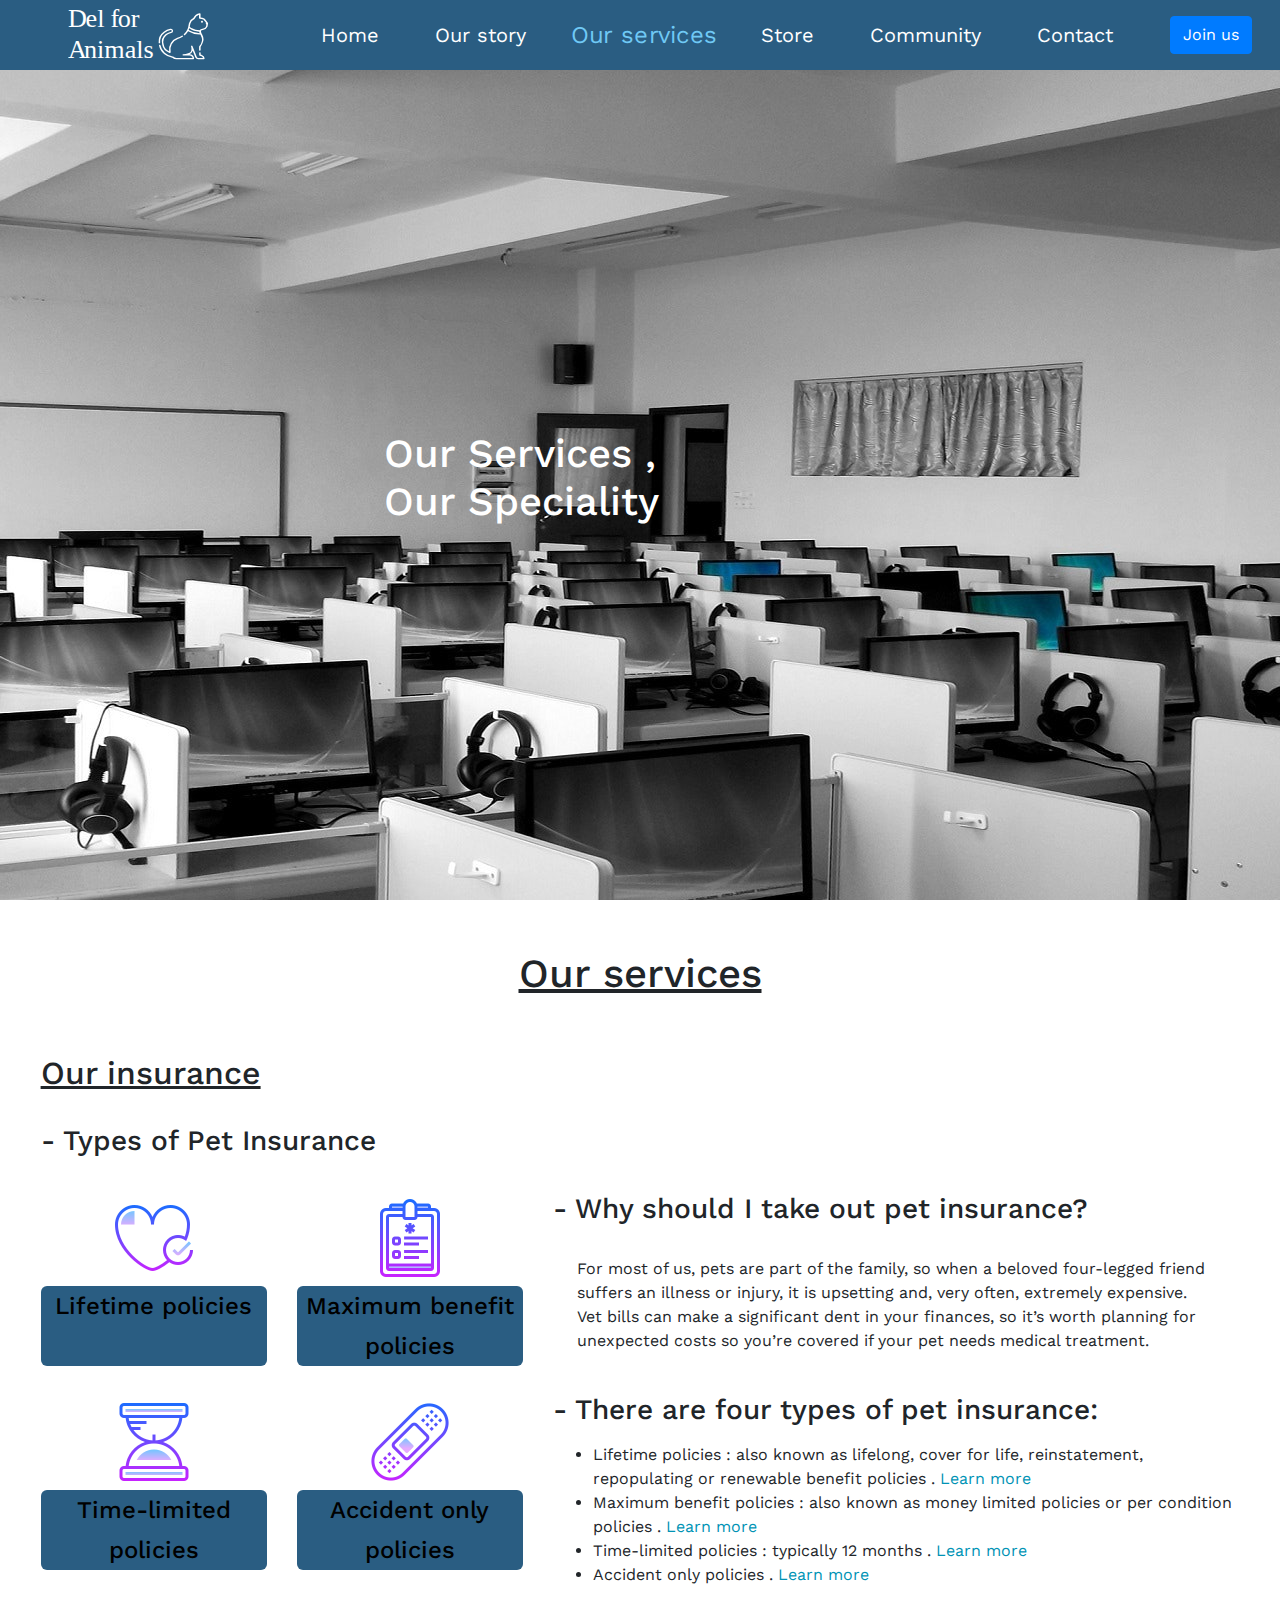
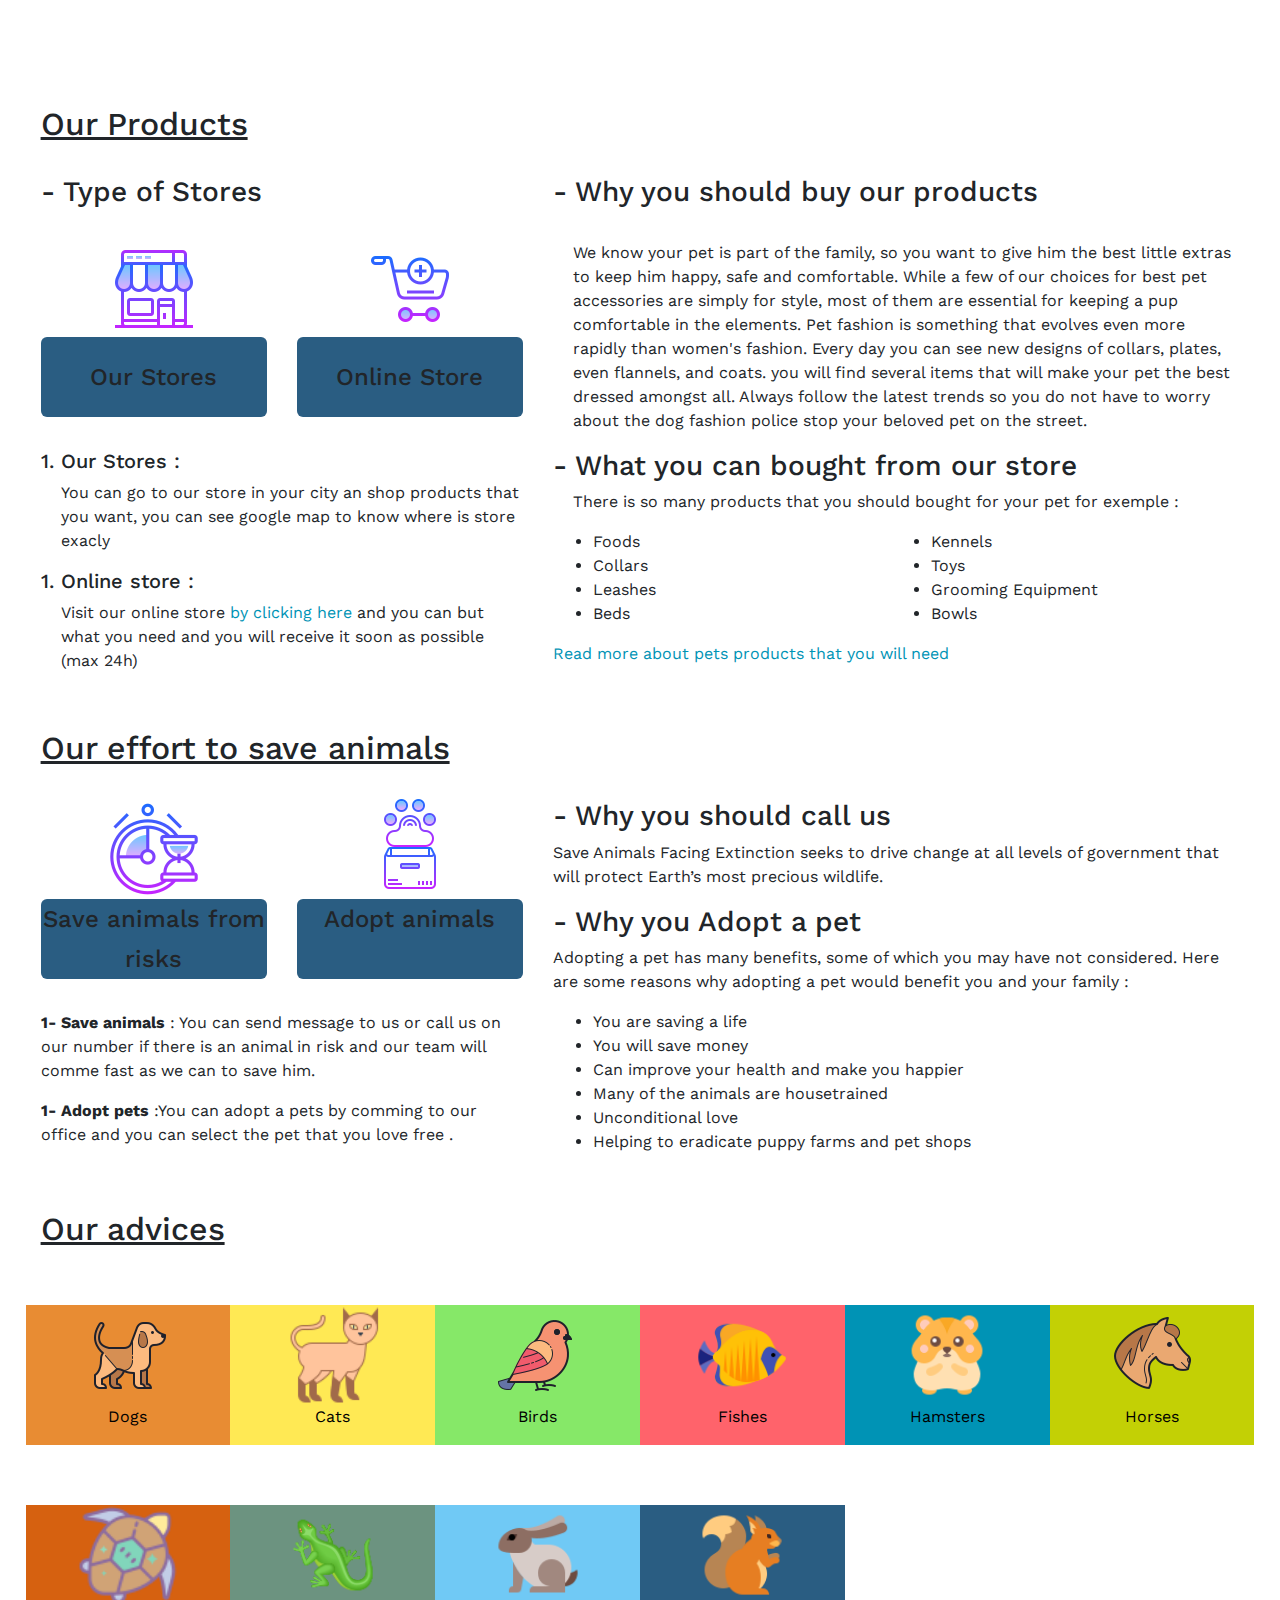
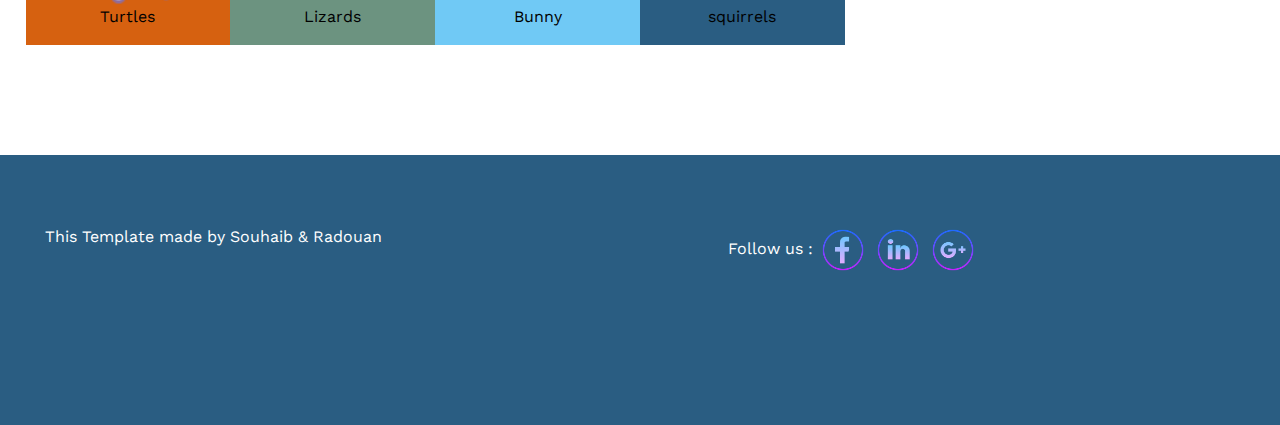
<file: pages/services.html>
<html lang="en">

<head>
    <meta charset="UTF-8">
    <meta name="viewport" content="width=device-width, initial-scale=1.0">
    <link rel="stylesheet" href="https://stackpath.bootstrapcdn.com/bootstrap/4.4.1/css/bootstrap.min.css"
        integrity="sha384-Vkoo8x4CGsO3+Hhxv8T/Q5PaXtkKtu6ug5TOeNV6gBiFeWPGFN9MuhOf23Q9Ifjh" crossorigin="anonymous">
    <script src="https://stackpath.bootstrapcdn.com/bootstrap/4.4.1/js/bootstrap.min.js"
        integrity="sha384-wfSDF2E50Y2D1uUdj0O3uMBJnjuUD4Ih7YwaYd1iqfktj0Uod8GCExl3Og8ifwB6" crossorigin="anonymous">
    </script>
    <link href="https://fonts.googleapis.com/css2?family=Work+Sans&display=swap" rel="stylesheet">
    <link rel="stylesheet" href="../css/services.css">
    <title>Our services</title>
</head>

<body>
    <header>
        <nav class="sticky-top">

            <ul id="menue" class="sticky-top">
                <li class="logo"> <a href="index.html"><img src="../images/logo.svg" alt="" id="imglogo"
                            height="60px"></a>
                </li>
                <li class="toggle"> <img src="../images/Icons/toggle.png" id="toggle" alt="" width="40" height="40">
                </li>
                <a class="item " href="../index.html">
                    <li>Home </li>
                </a>
                <a class="item " href="../pages/aboutus.html">
                    <li>Our story</li>
                </a>
                <a class="item active" href="../pages/services.html">
                    <li>Our services</li>
                </a>
                <a class="item" href="../pages/store.php">
                    <li>Store</li>
                </a>
                <a class="item" href="../pages/community.php">
                    <li> Community</li>
                </a>
                <a class="item" href="../pages/contact.php">
                    <li>Contact</li>
                </a>
                <li class="item button">
                    <a href="../pages/Login.php">
                        <button type="submit" class="btn btn-primary">Join us</button>
                    </a>
                </li>
            </ul>
        </nav>

        <h1 class="title">Our Services ,<br>Our Speciality</h1>
    </header>
    <main>
        <!--------------Insurance--------------->

        <div class="container-fluid block2">
            <div class="row">
                <div class="col-12 text-center">
                    <h1 class="bigtitle">Our services</h1><br><br>
                </div>
            </div>

            <div class="row all">
                <div class="col-12 typestitle">
                    <h2 class="bigtitle">Our insurance</h2><br>
                </div>
                <div class="col-md-5 inssurance_type">
                    <h3>- Types of Pet Insurance </h3><br>
                    <div class="row text-center  ">
                        <a href="#lifetime" class="col-lg-6 col-md-12 col-sm-6 type type1">
                            <div class="image">
                                <img src="../images/ourservices/pictures/pic1.png" alt="">
                            </div>
                            <div class=" ">
                                <h4 class="modify">Lifetime policies</h4>
                            </div>
                        </a>
                        <a href="#Maximum" class="col-lg-6 col-md-12 col-sm-6 type type2">
                            <div class="image">
                                <img src="../images/ourservices/pictures/pic2.png" alt="">
                            </div>
                            <div class="   ">
                                <h4>Maximum benefit policies</h4>
                            </div>

                        </a>
                        <a href="#limited" class="col-lg-6 col-md-12 col-sm-6 type type3">
                            <div class="image">
                                <img src="../images/ourservices/pictures/pic3.png" alt="">
                            </div>
                            <div class="   ">
                                <h4>Time-limited policies</h4>
                            </div>

                        </a>
                        <a href="#Accident" class="col-lg-6 col-md-12 col-sm-6 type type4">

                            <div class="image">
                                <img src="../images/ourservices/pictures/pic4.png" alt="">
                            </div>
                            <div class="    ">
                                <h4>Accident only policies</h4>
                            </div>
                        </a>
                    </div>

                </div>

                <div class="col-md-7 texts">
                    <h3><br><br>- Why should I take out pet insurance? </h3><br>
                    <p class="ml-4">For most of us, pets are part of the family, so when a beloved four-legged friend
                        suffers an
                        illness or injury, it is upsetting and, very often, extremely expensive.<br>

                        Vet bills can make a significant dent in your finances, so it’s worth planning for unexpected
                        costs so you’re covered if your pet needs medical treatment.</p><br>

                    <h3>- There are four types of pet insurance:</h3>
                    <p>
                        <ul>
                            <li>Lifetime policies : also known as lifelong, cover for life, reinstatement, repopulating
                                or renewable benefit policies . <a href="#lifetime" id="learn1">Learn more</a>
                            </li>
                            <li>Maximum benefit policies : also known as money limited policies or per condition
                                policies . <a href="#Maximum" id="learn2">Learn more</a>
                            </li>
                            <li>Time-limited policies : typically 12 months . <a href="#limited" id="learn3">Learn
                                    more</a>
                            </li>
                            <li>Accident only policies . <a href="#Accident" id="learn4">Learn more</a>
                            </li>
                        </ul>
                    </p>
                </div>

            </div><br><br><br>
            <div class="row lifetime" id="lifetime">
                <div class="col-12">
                    <h4>Lifetime policies :</h4>
                    <p class="ml-3">also known as lifelong, cover for life, reinstatement, repopulating or renewable
                        benefit policies
                        .
                    </p>
                    <h5 class="ml-3">What do they cover? </h5>
                    <div class="row ml-3">
                        <div class="col-md-6">
                            <p>
                                <img src="../images/ourservices/pictures/check.svg" alt=""> The policy needs to be
                                renewed to
                                ensure your pet is covered for new treatment for illnesses and injuries in the following
                                policy
                                period (usually a year). This means a long-term or recurring illness or injury that has
                                needed
                                treatment in one year will be covered again by the policy the next year. There is no
                                limit to
                                how many times the illness or injury can be covered in this way, as long as the
                                insurance policy
                                is in force.
                            </p>
                            <p>
                                <img src="../images/ourservices/pictures/check.svg" alt=""> Lifetime
                                policies insure your pet for new medical illnesses and injuries. This means that any
                                illness or
                                injury they had before the policy will not be covered.
                            </p>
                        </div>
                        <div class="col-md-6">
                            <p>
                                <img src="../images/ourservices/pictures/check.svg" alt=""> Your pet is covered up to a
                                set
                                amount each year for as long as the insurance policy remains in force. If the overall
                                limit is
                                reached during the policy year, your pet will not be covered for any further treatment
                                required
                                during that year. Each time you renew your policy the full amount of money becomes
                                available
                                again.
                            </p>
                            <p>
                                <img src="../images/ourservices/pictures/check.svg" alt=""> Some lifetime policies will
                                also
                                specify a set amount to be paid for each illness/injury during the year. If the limit
                                for a
                                specific illness/injury is reached in the policy year, no further claims for this
                                treatment will
                                be paid that year.
                            </p>
                        </div>
                    </div>
                </div>
            </div>
            <div class="row Maximum" id="Maximum">
                <div class="col-12">
                    <h4>Maximum benefit policies :</h4>
                    <p class="ml-3">also known as money limited policies or per condition policies .</p>
                    <h5 class="ml-3">What do they cover? </h5>
                    <div class="row ml-3">
                        <div class="col-md-6">
                            <p>
                                <img src="../images/ourservices/pictures/check.svg" alt="">If your pet has received
                                treatment
                                for a particular illness which then appears in another part of the body at a later date,
                                e.g. a
                                different leg, ear or eye, many maximum benefit policies will view this as the same
                                condition.
                                This means that the maximum amount of money will only be available once, not for each
                                time your
                                pet has the illness or injury, even if that is in another part of the body. Insurers see
                                these
                                as recurring conditions related to the previous episode so will treat as one condition,
                                for the
                                duration of the policy.
                            </p>
                            <p>
                                <img src="../images/ourservices/pictures/check.svg" alt="">There is no time limit on
                                reaching
                                the amount. Once the full amount of money has been spent, the treatment of illness or
                                injury
                                will not be covered again.
                            </p>
                        </div>
                        <div class="col-md-6">
                            <p>
                                <img src="../images/ourservices/pictures/check.svg" alt="">Your pet is covered for each
                                illness
                                and injury until the maximum amount has been spent, as long as the insurance policy
                                remains in
                                force and payments are kept up-to-date. To ensure your cover lasts for as long as money
                                lasts,
                                you must renew your policy at the end of each policy period (usually a year) and make
                                payments
                                on time.
                            </p>
                            <p>
                                <img src="../images/ourservices/pictures/check.svg" alt="">Maximum benefit policies
                                provide a
                                fixed amount of money for each illness or injury to help pay for your pet’s treatment
                                for as
                                long as the money lasts.
                            </p>
                        </div>
                    </div>
                </div>

            </div>
            <div class="row limited" id="limited">
                <div class="col-12">
                    <h4>Time-limited policies :</h4>
                    <p class="ml-3">typically 12 months There are two parts to these types of policies:</p>
                    <h5 class="ml-3">What do they cover? </h5>
                    <div class="row ml-3">
                        <div class="col-md-6">
                            <p>
                                <img src="../images/ourservices/pictures/check.svg" alt="">
                                1- A fixed sum to cover your pet for the treatment of each illness or injury.<br>
                                2-A set time period for which treatment of each illness or injury will be covered.
                                Policies will typically cover the cost of treating your pet for a particular illness or
                                injury for 12 months from the start of that illness or injury (as long as the policy
                                remains in force). The time-limit does not relate to the duration of the policy, but to
                                the maximum amount of time an illness or injury is covered for.
                            </p>
                            <p>
                                <img src="../images/ourservices/pictures/check.svg" alt="">When the set period has
                                ended, or the fixed sum of money for a particular illness or injury has been reached –
                                whichever comes first – your pet will not be covered for that particular illness or
                                injury for the rest of the policy duration.
                            </p>
                        </div>
                        <div class="col-md-6">
                            <p>
                                <img src="../images/ourservices/pictures/check.svg" alt="">Many time-limited policies
                                apply the limits to all occurrences of an illness or injury. For example, if the same
                                illness happens in the other leg, eye or ear and the 12 month period for the first
                                episode of the illness has ended or the sum of money available been used, your pet will
                                not be covered for this further episode . Insurers see these as recurring conditions
                                related to the previous episode so will treat as one condition, for the duration of the
                                policy.
                            </p>

                        </div>
                    </div>
                </div>

            </div>
            <div class="row Accident" id="Accident">
                <div class="col-12">
                    <h4>Accident only policies :</h4>
                    <h5 class="ml-3">What do they cover? </h5>
                    <div class="row ml-3">
                        <div class="col-md-6">
                            <p>
                                <img src="../images/ourservices/pictures/check.svg" alt="">Some accident policies will
                                have a 12 month time limit. This will cover treatment by a vet for 12 months from the
                                date vet treatment starts per condition.
                            </p>
                            <p>
                                <img src="../images/ourservices/pictures/check.svg" alt="">If cover is limited to a 12
                                month treatment period, or your pet’s treatment will continue past your renewal date,
                                you must renew your policy at the end of the policy period and keep your payments
                                up-to-date to ensure your pet remains covered for future accidents that may require
                                treatment.
                            </p>
                        </div>
                        <div class="col-md-6">
                            <p>
                                <img src="../images/ourservices/pictures/check.svg" alt="">Accident only policies
                                provide a fixed sum for each accidental injury to help pay for your pet’s treatment.
                            </p>
                            <p>
                                <img src="../images/ourservices/pictures/check.svg" alt="">Accident only policies may
                                also include an amount towards the cost of emergency treatment for an illness.
                            </p>
                        </div>
                    </div>
                </div>
            </div>

        </div>


        <!--------------Products--------------->



        <div class="container-fluid products">
            <div class="row">
                <div class="col-12">
                    <h2 class="bigtitle">Our Products</h2><br>
                </div>
                <div class="col-md-5 ">
                    <div class="row">
                        <div class="col-12">
                            <h3>- Type of Stores</h3><br>
                        </div>
                    </div>
                    <div class="row stores">
                        <div class="col-lg-6 col-md-12 col-sm-6 col-12">
                            <img src="../images/ourservices/pictures/pic6.png" alt="">

                            <div class="">
                                <h4>Our Stores</h4>
                            </div>
                        </div>
                        <div class="col-lg-6 col-md-12 col-sm-6 col-12">
                            <img src="../images/ourservices/pictures/pic5.png" alt="">
                            <div class="">
                                <h4>Online Store</h4>
                            </div>
                        </div>
                    </div>
                    <div class="row stores_type">
                        <div class="col-md-12 ">
                            <br>
                            <h5>1. Our Stores :</h5>
                            <p>You can go to our store in your city an shop products that you want, you can see google
                                map to know where is store exacly </p>
                        </div>
                        <div class="col-md-12 ">
                            <h5>1. Online store :</h5>
                            <p>Visit our online store <a href="../pages/store.html">by clicking here</a> and you can but
                                what you need and
                                you will receive it soon as possible (max 24h) </p>
                        </div>
                    </div>
                </div>
                <div class="col-md-7 ">
                    <h3>- Why you should buy our products</h3><br>
                    <p>We know your pet is part of the family, so you want to give him the best little extras to keep
                        him happy, safe and comfortable. While a few of our choices for best pet accessories are simply
                        for style, most of them are essential for keeping a pup comfortable in the elements. Pet fashion
                        is something that evolves even more rapidly than women's fashion. Every day you can see new
                        designs of collars, plates, even flannels, and coats. you will find several items that will make
                        your pet the best dressed amongst all. Always follow the latest trends so you do not have to
                        worry about the dog fashion police stop your beloved pet on the street.
                    </p>
                    <h3>- What you can bought from our store</h3>
                    <p>
                        There is so many products that you should bought for your pet for exemple :
                        <ul>
                            <div class="row">
                                <div class="col-md-6">
                                    <li>Foods</li>
                                    <li>Collars</li>
                                    <li>Leashes</li>
                                    <li>Beds</li>
                                </div>
                                <div class="col-md-6">
                                    <li>Kennels</li>
                                    <li>Toys</li>
                                    <li>Grooming Equipment</li>
                                    <li>Bowls</li>
                                </div>
                            </div>


                        </ul>
                        <a href="#typeofproduct" id="clickproduct">Read more about pets products that you will need</a>
                    </p>
                </div>
            </div>
            <div class="row " id="typeofproduct">
                <div class="col-12">
                    <br><br>
                    <p>- There are so many kinds of pet supplies available for pets that we may wonder what is really
                        necessary and what is extravagant. Realistically, there are multiple factors that contribute to
                        a happy, healthy life for your pet. You start by meeting your pet's basic needs and practicing
                        responsible pet ownership. Then, you move on to the details, like choosing pet supplies for your
                        pet. To avoid going over the top, you should determine what kinds of pet supplies your pet
                        really needs in order to complete their life. For your consideration, here’s a rundown of the
                        top kinds of pet supplies available for pets today.</p>
                    <div class="row">
                        <div class="col-12">
                            <h3>1. Food</h3>
                        </div>
                        <div class="col-md-4">
                            <img src="../images/ourservices/products/pic1.jpg" class="img-fluid" width="400px" alt="">
                        </div>
                        <div class="col-md-8">
                            <br>
                            <p>The type of food you choose give your pet has a major impact
                                your pet's overall
                                health. With so many choices out there, picking out the best foods can be a daunting
                                task. Think twice before you reach for the economy pet food off the grocery shelf – do
                                some research so you can make an educated choice. Finding the best varieties of pet
                                treats is also a part of this process.</p>
                        </div><br>
                        <div class="col-12">
                            <h3>2. Collars</h3>
                        </div>
                        <div class="col-md-4">
                            <img src="../images/ourservices/products/pic2.jpg" class="img-fluid" width="400px" alt="">
                        </div>
                        <div class="col-md-8">
                            <br>
                            <p> Every dog or cat have a collar or harness, period. This collar or harness
                                should ALWAYS be equipped with your pets current identification tags. Microchips are a
                                great way to supplement identification tags, but they are not acceptable replacements in
                                the event your pet is lost. Beyond identification, collars or harnesses are used with
                                leashes in order to walk and restrain your pet. Plus, they are a great way to show off
                                your pet personal</p>
                        </div>
                        <div class="col-12">
                            <br>
                            <h3>3. Leashes</h3>
                        </div>
                        <div class="col-md-4">
                            <img src="../images/ourservices/products/pic3.webp" class="img-fluid" width="400px" alt="">
                        </div>
                        <div class="col-md-8">
                            <br>
                            <p>Every dog needs a leash, and each should be trained to walk on it. Chances are
                                your dog will be subject to leash laws at one time or another, even if there are no
                                leash laws in your area. You may even want to keep multiple types of leashes around the
                                house for multiple uses. For fun, you can coordinate your dog’s leash and collar to
                                maximize style. Then, walk your dog regularly!</p>
                        </div>
                        <div class="col-12">
                            <br>
                            <h3>4. Beds</h3>
                        </div>
                        <div class="col-md-4">
                            <img src="../images/ourservices/products/pic4.jpg" class="img-fluid" width="400px" alt="">
                        </div>
                        <div class="col-md-8">
                            <br>
                            <p>Your pet should have a special place to go and snuggle up, whether it is an old
                                pillow that is just right, or a specific style of pet bed. pet beds come in many designs
                                to fit the needs of all kinds of pets. Try to get a bed for each pet in the house, plus
                                one extra. Or, you could get a larger bed for pets who like to share.</p>
                        </div>
                        <div class="col-12">
                            <br>
                            <h3>5. Kennels</h3>
                        </div>
                        <div class="col-md-4">
                            <img src="../images/ourservices/birds/pic1.jpg" class="img-fluid" width="400px" alt="">
                        </div>
                        <div class="col-md-8">
                            <br>
                            <p>pets kennels, or crates, can be a wonderful thing for most pets. Similar to a
                                pet bed, having a kennel can give your pet a place to retreat and feel secure. Crate
                                training is an integral part of housebreaking and can also play a role in other types of
                                training. Additionally, kennels can really come in handy for travel.</p>

                        </div>
                        <div class="col-12">
                            <br>
                            <h3>6. Toys</h3>
                        </div>
                        <div class="col-md-4">
                            <img src="../images/ourservices/products/pic6.jpg" class="img-fluid" width="400px" alt="">
                        </div>
                        <div class="col-md-8">
                            <br>
                            <p>There are very few pets that do not enjoy their toys. Some prefer a nice loud
                                squeaky toy, while others want to play fetch or tug-of-war. Play is an important part of
                                your pets development. Playing with toys often mimics the activities dogs would perform
                                in the wild, such as chewing or retrieving. Plus, they help keep your dog active and
                                stimulated.</p>

                        </div>
                        <div class="col-12">
                            <br>
                            <h3>7. Grooming Equipment</h3>
                        </div>
                        <div class="col-md-4">
                            <img src="../images/ourservices/products/pic7.jpg" class="img-fluid" width="400px" alt="">
                        </div>
                        <div class="col-md-8">
                            <br>
                            <p>So many pets need some degree of grooming, a task that requires some
                                equipment. You will need to find grooming tools that suit your pet overall grooming
                                requirements. Choose brushes, combs, and shampoos based on your pet coat type. For
                                some types, you will need hair clippers and scissors. so many pets need nail trims, but
                                the</p>

                        </div>
                        <div class="col-12">
                            <br>
                            <h3>8. Bowls</h3>
                        </div>
                        <div class="col-md-4">
                            <img src="../images/ourservices/products/pic8.jpg" class="img-fluid" width="400px" alt="">
                        </div>
                        <div class="col-md-8">
                            <br>
                            <p>Obviously, food and water are necessary for your pet to survive and remain
                                healthy. Your choice of bowls or dishes is important as well. Plastic bowls may not be
                                ideal for some pets, while stainless steel bowls are economical and durable. Ceramic
                                bowls come in various designs, adding a little personality to mealtime.</p>
                        </div>
                    </div>
                </div>
            </div>
        </div>


        <!--------------Effortst--------------->


        <div class="container-fluid efforts">
            <div class="row">
                <div class="col-12">
                    <h2 class="bigtitle">Our effort to save animals</h2><br>
                </div>
            </div>
            <div class="row  effortstype">

                <div class="col-md-5 ">
                    <div class="row text-center efforts_icons">
                        <div class="col-lg-6 col-md-12 col-sm-6">
                            <img src="../images/ourservices/pictures/pic8.png">
                            <h4>Save animals from risks</h4>

                        </div>
                        <div class="col-lg-6 col-md-12 col-sm-6">
                            <img src="../images/ourservices/pictures/pic7.png">
                            <h4>Adopt animals</h4>
                        </div>
                    </div>
                    <div class="row">
                        <div class="col-12">
                            <br>
                            <p><b> 1- Save animals </b>: You can send message to us or call us on our number if there is
                                an animal in risk and our team will comme fast as we can to save him.</p>
                        </div>
                        <div class="col-12">
                            <p><b>1- Adopt pets</b> :You can adopt a pets by comming to our office and you can select
                                the pet that you love free .</p>
                        </div>
                    </div>
                </div>
                <div class="col-md-7">
                    <h3>- Why you should call us</h3>
                    <p>Save Animals Facing Extinction seeks to drive change at all levels of government that will
                        protect Earth’s most precious wildlife.</p>
                    <h3>- Why you Adopt a pet</h3>
                    <p>Adopting a pet has many benefits, some of which you may have not considered. Here are some
                        reasons why adopting a pet would benefit you and your family :
                        <ul>
                            <li> You are saving a life</li>
                            <li>You will save money</li>
                            <li>Can improve your health and make you happier</li>
                            <li>Many of the animals are housetrained</li>
                            <li>Unconditional love</li>
                            <li>Helping to eradicate puppy farms and pet shops</li>
                        </ul>
                    </p>

                </div>
            </div>
        </div>


        <!--------------Advices--------------->



        <div class="container-fluid block3title">
            <div class="row">
                <div class="col-12 ">
                    <h2 class="bigtitle">Our advices</h2><br><br>
                </div>
            </div>
            <div class="row text-center catgr">
                <a href="#dog" class="col-lg-2 col-md-3 col-sm-4 col-6 box box1">

                    <img src="../images/index/dog.png" width="100" height="100" alt="">
                    <p>Dogs</p>
                </a>
                <a href="#cats" class="col-lg-2 col-md-3 col-sm-4 col-6 box box2">

                    <img src="../images/index/cat.png" width="100" height="100" alt="">
                    <p>Cats</p>
                </a>
                <a href="#birds" class="col-lg-2  col-md-3 col-sm-4 col-6 box box3">

                    <img src="../images/index/bird.png" width="100" height="100" alt="">
                    <p>Birds</p>
                </a>
                <a href="#fishes" class="col-lg-2 col-md-3 col-sm-4 col-6 box box4">

                    <img src="../images/index/fish.png" width="100" height="100" alt="">
                    <p>Fishes</p>
                </a>
                <a href="#hamsters" class="col-lg-2 col-md-3 col-sm-4 col-6 box box5">

                    <img src="../images/index/hamster.png" width="100" height="100" alt="">
                    <p>Hamsters</p>
                </a>

                <a href="#horses" class="col-lg-2 col-md-3 col-sm-4 col-6 box box6">

                    <img src="../images/index/hors.png" width="100" height="100" alt="">
                    <p>Horses</p>
                </a>

                <a href="#turtles" class="col-lg-2 col-md-3 col-sm-4 col-6 box box7">

                    <img src="../images/index/turtle.png" width="100" height="100" alt="">
                    <p>Turtles</p>
                </a>

                <a href="#Lizards" class="col-lg-2 col-md-3 col-sm-4 col-6 box box8">

                    <img src="../images/index/lizard.png" width="100" height="100" alt="">
                    <p>Lizards</p>
                </a>
                <a href="#Bunnies" class="col-lg-2 col-md-3 col-sm-4 col-6 box box9">


                    <img src="../images/index/rabbit.png" width="100" height="100" alt="">
                    <p>Bunny</p>
                </a>
                <a href="#squirrels" class="col-lg-2 col-md-3 col-sm-4 col-6 box box10">

                    <img src="../images/index/squirrel.png" width="100" height="100" alt="">
                    <p>squirrels</p>
                </a>
            </div>
        </div>


        <!------Dogs------->



        <div class="container-fluid block3 " id="block3">
            <div class="row">
                <div class="col-12 ">
                    <h3 id="dog">- Dogs :</h3><br>
                    <p>We all want our pups to live a long, happy, healthy life and there are things every dog parent
                        can do to help make that happen. Here are 10 tips to help any dog feel happier and healthier.
                    </p>
                </div>
            </div>
            <div class="row item2">
                <div class="col-12">
                    <h5>1. Spay Or Neuter</h5>

                </div>
                <div class="col-md-4">

                    <img src="../images/ourservices/dogs/pic1.jpg" class="img-fluid" alt="">
                </div>
                <div class="col-md-8">
                    <p>Spaying stops a female dog from going into heat and can help prevent breast cancer and pyometra,
                        or infection of the uterus. Neutering a male dog can mellow out aggressive behavior and help
                        prevent testicular cancer, prostate disease, and hernias.</p>
                </div>
            </div>
            <div class="row item2">
                <div class="col-12">
                    <h5>2. Vaccinate</h5>

                </div>
                <div class="col-md-4">

                    <img src="../images/ourservices/dogs/pic2.jpg" class="img-fluid" alt="">
                </div>
                <div class="col-md-8">
                    <p>By three months of age, the protective antibodies naturally passed along through a mother’s milk
                        have been used up and your puppy needs to be vaccinated to help protect him or her against many
                        common infectious diseases, including leptospirosis, distemper and parvovirus, as well as a
                        rabies vaccination. Your vet may also recommend vaccinations for kennel cough and Lyme disease.
                        Vaccinations will save your dog’s life.</p>
                </div>
            </div>
            <div class="row item2">
                <div class="col-12">
                    <h5>3. Visit Your Vet</h5>

                </div>
                <div class="col-md-4">

                    <img src="../images/ourservices/dogs/pic3.jpg" class="img-fluid" alt="">
                </div>
                <div class="col-md-8">
                    <p>Like you, dogs need regular visits to the doctor to ensure good health. An annual health check
                        gives your vet the chance to nip any illness or health concerns in the bud before they can cause
                        big problems and bills. The vet will ask about your pet’s behavior, eating, and exercise habits,
                        while checking your dog’s vital stats. Check at your local pet store for low-cost pet clinics
                        that can help keep costs down.</p>
                </div>
            </div>
            <div class="row item2">
                <div class="col-12">
                    <h5>4. Declare War On Fleas And Ticks</h5>

                </div>
                <div class="col-md-4">

                    <img src="../images/ourservices/dogs/pic4.jpg" class="img-fluid" alt="">
                </div>
                <div class="col-md-8">
                    <p>Fleas can cause health problems beyond itchy skin. They can be the source of allergies, anemia,
                        and tapeworms. Fortunately there are a myriad of flea control products available, including
                        Advantage and Frontline, two of the most popular. Monthly applications should be given based on
                        the weight of your dog. Keep in mind when you are gearing up for your flea wars you must treat
                        all your pets, not just the ones where fleas are obvious.

                        You especially have to be vigilant in warmer months and with global warming those warmer months
                        seem to last longer and longer, which means you may need to extend those summer treatments.</p>
                </div>
            </div>
            <div class="row item2">
                <div class="col-12">
                    <h5>5. Treat Heartworm By Preventing It</h5>

                </div>
                <div class="col-md-4">

                    <img src="../images/ourservices/dogs/pic5.jpg" class="img-fluid" alt="">
                </div>
                <div class="col-md-8">
                    <p>Heartworm is very difficult to treat and can be fatal for your dog so prevention is the key.
                        Giving your dog one dose monthly of a tablet, like Heartguard, can stop heartworm before it
                        starts.</p>
                </div>
            </div>
            <div class="row item2">
                <div class="col-12">
                    <h5>6. Exercise Your Dog Every Day</h5>

                </div>
                <div class="col-md-4">

                    <img src="../images/ourservices/dogs/pic6.jpg" class="img-fluid" alt="">
                </div>
                <div class="col-md-8">
                    <p>And not just a quick jaunt around the block. Exercise through walking and playing with your dog
                        will keep your little buddy physically fit, mentally healthy, and reduce the chance of
                        belligerent and destructive behavior as well. Regular exercise also helps your dog maintain a
                        healthy weight and heart, while increasing muscle mass. Your dog’s exercise requirements will be
                        different depending on breed, sex, age, and health.</p>
                </div>
            </div>
            <div class="row item2">
                <div class="col-12">
                    <h5>7. Watch Your Dog’s Weight</h5>

                </div>
                <div class="col-md-4">

                    <img src="../images/ourservices/dogs/pic7.jpg" class="img-fluid" alt="">
                </div>
                <div class="col-md-8">
                    <p>Lack of exercise and overfeeding is as much a problem in pets as it is in people. Your dog cannot
                        decide how much exercise he or she needs or what kind of food is best to eat; only you can do
                        that. Arthritis, liver disease, and coronary disease are just a few of the health issues facing
                        an overweight dog. To help your dog lose weight, your vet may recommend a mix of exercise and
                        switching to a low-calorie brand of food, or gradually reducing the amount of regular food you
                        feed your dog. If your pup is overweight talk to your vet to figure out the best course of
                        action.</p>
                </div>
            </div>
            <div class="row item2">
                <div class="col-12">
                    <h5>8. Weekly Health Checks</h5>

                </div>
                <div class="col-md-4">

                    <img src="../images/ourservices/dogs/pic8.jpg" class="img-fluid" alt="">
                </div>
                <div class="col-md-8">
                    <p>One of the best ways to prevent health issues is to check up on your dog weekly. First, inspect
                        your dog’s coat and skin for swelling, flakes or scabs. Then look into your dog’s ears and eyes
                        for any signs of redness or discharge. Finally watch for any changes in eating or drinking
                        habits. If anything differs from what’s normal for your dog, consult your vet.</p>
                </div>
            </div>
            <div class="row item2">
                <div class="col-12">
                    <h5>9. Stay Away From Dangerous Foods</h5>

                </div>
                <div class="col-md-4">

                    <img src="../images/ourservices/dogs/pic9.jpg" class="img-fluid" alt="">
                </div>
                <div class="col-md-8">
                    <p>The ASPCA Animal Poison Control Center compiled a list of foods that could be dangerous, even
                        poisonous for your dog: alcoholic beverages, chocolate, avocado, coffee, fatty foods, macadamia
                        nuts, spoiled or moldy foods, onions and onion powder, grapes and raisins, salt, garlic, yeast
                        dough, and products sweetened with xylitol. Post this list and be sure your family and any
                        caregivers are aware of it.</p>
                </div>
            </div>
            <div class="row item2">
                <div class="col-12">
                    <h5>10. Brush Those Teeth!</h5>

                </div>
                <div class="col-md-4">

                    <img src="../images/ourservices/dogs/pic10.jpg" class="img-fluid" alt="">
                </div>
                <div class="col-md-8">
                    <p>Bad breath can be a sign of teeth or gum problems. Particles of food, saliva, and bacteria known
                        as plaque can build up on the gums and teeth and cause infection. If you don’t treat this,
                        infection can result in tooth decay and even move into the bloodstream and affect your pet’s
                        heart, lungs, liver, kidneys, bones, and joints. Inspect teeth and gums weekly, and check with
                        your vet for instructions on regular brushing with canine toothpaste.</p>
                </div>
            </div>
        </div>



        <!--------------Cats---------------->



        <div class="container-fluid block4" id="block4">
            <div class="row">
                <div class="col-12 ">
                    <h3 id="cats">- Cats :</h3><br>
                    <p>Having a cat can mean different things to different people. Some want a cat to cuddle and sit on
                        their laps; others are happy to live with a very independent cat which spends most of its time
                        outside and doesn’t want too much human interaction.

                        What is important is that you try to find a cat that will interact with you if you want it to.
                        All cats are not the same and how each individual cat behaves with you can depend on its
                        inherent personality and early experiences (or lack of experiences), which can make it fearful
                        or confident with people and life in general.

                        The environment in which you keep a cat is also extremely significant – for example if it lives
                        with many other cats which do not get on, then it will be stressed and will react differently
                        than if it was on its own.

                        While there is no guaranteed way to choose the perfect cat for you and your lifestyle,
                        understanding your expectations as well as what makes cats tick will help you to bring home a
                        cat that should be able to cope with its new environment and be the pet that you want too.</p>
                </div>
            </div>
            <div class="row item2">
                <div class="col-12">
                    <h5>1. To care for a cat you will need to:</h5>

                </div>
                <div class="col-md-4">

                    <img src="../images/ourservices/cats/pic1.jpg" class="img-fluid" alt="">
                </div>
                <div class="col-md-8">
                    <p>
                        <ul>
                            <li> Provide plenty of human companionship</li>
                            <li> Provide regular, suitable meals with a constant supply of fresh water</li>
                            <li>Provide a clean and comfortable bed</li>
                            <li>Provide the cat with outdoor access or be prepared to empty and clean a litter tray on a
                                daily basis</li>
                            <li>Provide it with a stimulating and safe environment</li>
                            <li>Groom it regularly. Longhaired cats require daily grooming</li>
                            <li>Have it neutered between 4 and 6 months old</li>
                            <li>Vaccinate against the major feline diseases regularly</li>
                            <li>Worm regularly and provide treatment for fleas</li>
                            <li>Take the cat to the vet when it shows any sign of illness</li>
                            <li>Insure your cat or make sure you can afford the cost of any veterinary treatment it may
                                need
                            </li>
                        </ul>

                    </p>
                </div>
            </div>
            <div class="row item2">
                <div class="col-12">
                    <h5>2. How much care and attention does a cat need?</h5>

                </div>
                <div class="col-md-4">

                    <img src="../images/ourservices/cats/pic2.jpg" class="img-fluid" alt="">
                </div>
                <div class="col-md-8">
                    <p>As pets go, cats are relatively low maintenance compared to dogs which need companionship,
                        walking, training etc. However, like any pet, they do need care, and some cats need more care
                        than others. Do you want to spend a lot of time with your cat, do you want it to be demanding,
                        or do you have limited time? Cats can fit into busy, modern lifestyles more easily than dogs, as
                        they are pretty independent, can be left alone much more easily and are more suitable for
                        smaller flats or houses. Cats are often chosen by people who have busy and stressful lifestyles
                        and who want some companionship when they go home to relax.</p>

                    <p> What do you want from your relationship with a cat? If you’re the kind of person who really
                        needs to have a close relationship with your cat and to be able to handle it and have it
                        interact with you, then you’ll be disappointed if you take on a nervous cat that hides every
                        time you come into the room. You may want to think about one of the pedigree breeds which can be
                        more interactive and perhaps more needy of human company than some moggies. This may however
                        become a problem for the cat if you are out at work all day and only available to give attention
                        on evenings or weekends.</p>
                    <p> Some cats need to know exactly what’s going to happen when, in order to feel relaxed. Such cats
                        would be quite happy living with an old lady who rarely has visitors and leads a very quiet
                        life, but would probably find it quite stressful living in a home full of kids and other animals
                        with lots of visitors and activity. Other cats, however, might thrive on different interactions
                        with lots of people and fit in perfectly well in a busy household.</p>

                </div>
                <div class="col-12">
                    <p> If you’re not likely to have the time or inclination to groom a cat on a daily basis, don’t even
                        think of getting a Persian or a cat with a long coat. In pedigree jargon, any cat with a longer
                        coat, aside from a Persian, is called semi-longhaired because the coat is not as full as the
                        Persian’s and does not have such a thick undercoat; however, it is still long and requires
                        grooming. In addition, if you are extremely house-proud, you may not want lots of hair
                        everywhere.
                    </p>
                    <p>
                        A shorthaired cat is a much easier option, as most cats are fanatical about their coats and keep
                        them in immaculate condition. That’s not to say that they don’t leave hairs around – bear this
                        in mind if you’re thinking of getting a white cat but have dark furniture, or vice versa.
                        Likewise, a cat is quite likely to sharpen its claws indoors, often on the stair carpet,
                        sometimes on the furniture or even on the wallpaper. Whether your cat does this can depend on
                        the cat itself and also the environment you provide for it; however there are things you can do
                        to try and deal with this, but it is best to acknowledge from the outset that your cat is an
                        animal with free will and natural behaviour that may not suit someone who needs to have an
                        immaculate house.</p>
                </div>
            </div>
            <div class="row item2">
                <div class="col-12">
                    <h5>3. Can I keep a cat on vegetarian food?</h5>

                </div>
                <div class="col-md-4">

                    <img src="../images/ourservices/cats/pic3.jpg" class="img-fluid" alt="">
                </div>
                <div class="col-md-8">
                    <br>
                    <p>Are you a vegetarian and want your cat to be one too? If you want a vegetarian pet that won’t
                        challenge your beliefs, then it would be better to get a rabbit – a cat is a carnivore first and
                        foremost, and looks and behaves as it does for just this reason. A cat is what is called an
                        obligate carnivore – it has an absolute need for some of the nutrients found in meat and all of
                        its senses of smell and taste are atuned to being a carnivore – it would be unfair and very
                        dangerous to health to even attempt keeping it as a vegetarian.</p>
                </div>
            </div>
            <div class="row item2">
                <div class="col-12">
                    <h5>4. Is there a type of cat which doesn’t hunt?</h5>

                </div>
                <div class="col-md-4">

                    <img src="../images/ourservices/cats/pic4.jpg" class="img-fluid" alt="">
                </div>
                <div class="col-md-8">
                    <br>
                    <p>You may have a great aversion to your cat hunting outside. Perhaps you are a bird lover, or are
                        simply unable to deal with small carcases on the floor. Hunting is normal behaviour for cats.
                        Keeping a cat indoors may prevent it actually killing anything, but it will still need an outlet
                        for this, its most instinctive behaviour, and not all cats will be happy with an indoor
                        lifestyle. Likewise, if you’re simply getting a cat to keep vermin at bay, you won’t want to
                        find yourself with one which isn’t especially interested in huntin’, shootin’ and fishin’ and
                        prefers being a couch potato! Older cats are likely to hunt much less than younger ones and some
                        cats don’t bother at all, but there is no easy way to know how a cat will behave.</p>
                </div>
            </div>
            <div class="row item2">
                <div class="col-12">
                    <h5>5. Can I keep a cat indoors?</h5>

                </div>
                <div class="col-md-4">

                    <img src="../images/ourservices/cats/pic5.jpg" class="img-fluid" alt="">
                </div>
                <div class="col-md-8">
                    <br>
                    <p>If you think about the lifestyle of a cat which has access outdoors you will realise that being
                        outdoors brings a huge variety to its life and allows it to use all of its hunting behaviours if
                        it wants to. Of course, there are risks outside for cats, but you need to balance these with the
                        very positive aspects of physical and mental stimulation and an outlet for natural behaviour.
                    </p>
                </div>
            </div>
            <div class="row item2">
                <div class="col-12">
                    <h5>6. Can I have a cat with a baby or young children?</h5>

                </div>
                <div class="col-md-4">

                    <img src="../images/ourservices/cats/pic6.jpg" class="img-fluid" alt="">
                </div>
                <div class="col-md-8">
                    <p>There is no reason not to have a cat or kitten if you have children. It is up to parents to teach
                        their children from the very beginning how to approach, stroke and handle cats and to treat them
                        kindly. Many children have fantastic relationships with their cats and learn about respecting
                        other creatures and being gentle – it is done successfully all the time, but it is up to parents
                        to lay down the rules. Perhaps taking on a new kitten when you have a new baby or a toddler
                        might be a lot to handle at once, so ensuring you have time for all the parties is part of a
                        successful relationship. Likewise, if you are pregnant there is no need to get rid of the cat.
                        Simple and basic hygiene precautions and common sense management of the cat, while the baby is
                        small, can ensure all cohabit happily and safely.</p>
                </div>
            </div>
            <div class="row item2">
                <div class="col-12">
                    <h5>7. Should I get an adult cat or a kitten?</h5>

                </div>
                <div class="col-md-4">

                    <img src="../images/ourservices/cats/pic7.jpg" class="img-fluid" alt="">
                </div>
                <div class="col-md-8">
                    <p>A kitten gives you the opportunity to take on an animal right from the beginning and treat it and
                        care for it so that it gets the best start in life. You will also be able to get some idea of
                        its character. However, kittens require a lot of attention and some forethought to prevent them
                        from getting into trouble. If you leave them alone you have to make sure they will be safe while
                        you are away. You may also have to organise neutering, initial vaccinations and so on, depending
                        on where you get your kitten from.</p>
                </div>
            </div>
            <div class="row item2">
                <div class="col-12">
                    <h5>8. What sex of cat should I get?</h5>

                </div>
                <div class="col-md-4">

                    <img src="../images/ourservices/cats/pic8.jpg" class="img-fluid" alt="">
                </div>
                <div class="col-md-8">
                    <br>
                    <p>The sex of a kitten doesn’t really matter, as long as you neuter your kitten before it reaches
                        puberty (at about four months of age) when the influence of sex hormones kick in. Un-neutered
                        cats may exhibit unwelcome reproductive behaviours. For example, un-neutered male cats will mark
                        their territory with strong smelling urine while un-neutered female cats can come into season
                        every two weeks if they do not become pregnant.

                        If you are getting just one cat or kitten, it doesn’t matter which sex you choose. Equally, if
                        you want two kittens and you are getting two from the same litter, the sex of either cat is
                        probably not important. However, if you have a resident cat and are getting just one kitten or
                        another cat, it may be worth considering going for one of the opposite sex to try and remove
                        some of the competition factor. A kitten may be a better option than another adult cat in such
                        cases as the young cat’s immaturity seems to remove this competition factor – for a while anyway
                        during which time you hope they will get to like each other! Neutering also removes the need for
                        so much competition and makes the choice of sex much less important.</p>
                </div>
            </div>
            <div class="row item2">
                <div class="col-12">
                    <h5>9. Should I choose a specific breed or moggie?</h5>

                </div>
                <div class="col-md-4">

                    <img src="../images/ourservices/cats/pic9.jpg" class="img-fluid" alt="">
                </div>
                <div class="col-md-8">
                    <p>The majority of cats kept as pets are what we call moggies or domestic short or long haired cats
                        – that is they are a random mixture of lots of different cats, we have often have little idea
                        about their parentage (well the father anyway). This means we have no control over the colour,
                        body shape, coat length or anything else that the kittens can inherit from their parents. So,
                        for example, if your kitten is from a moggie mum but its father is unknown, it may develop a
                        longer coat than you desire if the father was indeed longhaired.

                        There is more to choosing a pedigree cat than just liking a certain coat colour or length –
                        there are ethical considerations with some breeds if you really want to consider the cat’s
                        welfare. There are also health issues which you need to check with the breeder and things you
                        need to ask. Good breeders aim to breed healthy, people-friendly cats and avoid (or seek to deal
                        with) inherited disorders which arise.</p>
                </div>
            </div>
            <div class="row item2">
                <div class="col-12">
                    <h5>10. Can I have a cat if I have a dog?</h5>

                </div>
                <div class="col-md-4">

                    <img src="../images/ourservices/cats/pic10.jpg" class="img-fluid" alt="">
                </div>
                <div class="col-md-8">
                    <br><br>
                    <p>If you have other pets there should not be a problem in getting a cat, but you just need to make
                        sure that you take everything into consideration. If you have a dog you just need to make sure
                        that you make introductions carefully so that your new cat is not chased or injured while the
                        dog gets used to it. Not all dog types make good companions for cats.
                    </p>
                </div>
            </div>
        </div>


        <!--------------Birds---------------->



        <div class="container-fluid block5" id="block5">
            <div class="row">
                <div class="col-12 ">
                    <h3 id="birds">- Birds :</h3><br>
                    <p>Having a bird as a pet means enjoying one more member at home. There are many benefits to having
                        a bird at your side, but it also requires some sacrifice. A pet is not a toy. It requires care,
                        care, and even having permits in order in some cases.

                        Choosing the right species is fundamental. Each bird has its peculiarities, and therefore, it is
                        necessary to get to know them carefully before acquiring them. Keep in mind that it is not the
                        same to take care of a lovebird than a parrot or a peacock.

                        Therefore, in this post, we have collected some tips when choosing the most appropriate bird, so
                        you will have a good companion and your bird a good caregiver.</p>
                </div>
            </div>
            <div class="row item2">
                <div class="col-12">
                    <h5>1. To Value your house conditions :</h5>

                </div>
                <div class="col-md-4">

                    <img src="../images/ourservices/birds/pic1.jpg" class="img-fluid" alt="">
                </div>
                <div class="col-md-8">
                    <p><br>
                        Your house’s infrastructure is decisive. It must be appropriate according to the size and needs
                        of your bird. It doesn´t have to only about the cage, but space you have in the rest of your
                        house.

                        For example, if you want a duck or peacock, it would be great to have a large outdoor garden
                        with a pond or drinker because they are birds that like to have the freedom to move.

                        However, if your house is small, you better buy a Goldfinch, canary or other similar birds. With
                        a small cage, a suitable temperature and a feeder, you will satisfy its basic accommodation
                        needs.
                    </p>
                </div>
            </div>
            <div class="row item2">
                <div class="col-12">
                    <h5>2. Keep in mind who lives with you :</h5>

                </div>
                <div class="col-md-4">

                    <img src="../images/ourservices/birds/pic2.jpg" class="img-fluid" alt="">
                </div>
                <div class="col-md-8">
                    <p>Even if you’re willing to have a bird as a pet, you should keep this point in mind. Coexistence
                        is important, and if any member of your family is not convinced that it is a good idea, discard
                        this option or try to achieve an agreement. In the end, the worst victim could be your bird
                        which is not guilty.

                        Having at home small children or people allergic to animals can be a harmful detonating. Make
                        sure that the arrival of the pet does not involve physical harm to itself or the members of your
                        house.</p>

                </div>

            </div>
            <div class="row item2">
                <div class="col-12">
                    <h5>3. Can you dedicate your bird the time it needs?</h5>

                </div>
                <div class="col-md-4">

                    <img src="../images/ourservices/birds/pic3.jpg" class="img-fluid" alt="">
                </div>
                <div class="col-md-8">
                    <br>
                    <p>Like having a baby, getting a bird as a pet is a sacrifice. You need to feed it, keep it
                        hygienic, or having control over its health. Annual reviews and disease control are essential
                        for its wellbeing.

                        If you are a busy person or you are limited by any question, rule out totally make you with any
                        pet, they could suffer the abandonment and die for not having a hygiene and adequate or not
                        paying attention to their possible ailments.</p>
                </div>
            </div>
            <div class="row item2">
                <div class="col-12">
                    <h5>4. Can you afford it?</h5>

                </div>
                <div class="col-md-4">

                    <img src="../images/ourservices/birds/pic4.jpg" class="img-fluid" alt="">
                </div>
                <div class="col-md-8">
                    <br>
                    <p>The prices of birds may vary according to the species like some cats and dogs. If you track
                        animal sales portals, you will find very disparate rates. While a parakeet can be over 10-15
                        euros average, a parrot Macaw exceeds 1000 euros in many cases.

                        Exotic birds are the most expensive both when acquiring and maintaining them. The average can
                        usually be over 100-150 euros per month. These expenses are for buying food, toys, cage and
                        other supplies.

                        A lot of people think that just because they are small animals, the expenses are reduced.
                        However, it is better to have the calculator on hand and to value the bird that best fits your
                        economy.</p>
                </div>
            </div>
            <div class="row item2">
                <div class="col-12">
                    <h5>5. Do not treat it as any other ornament of your house</h5>

                </div>
                <div class="col-md-4">

                    <img src="../images/ourservices/birds/pic5.jpg" class="img-fluid" alt="">
                </div>
                <div class="col-md-8">
                    <br>
                    <p>A bird is not a piece of furniture or a painting. It is a living being that you must care for and
                        be responsible for its wellbeing. Do not follow fads or trends and acquire a bird just for a
                        craving.

                        Remember that in BBI Laboratories we specialize in DNA sexing and bird disease detection.
                        Besides, you can also follow us on our main social networks (Facebook, Twitter, Instagram) where
                        we share relevant information about our activity and the world of birds.
                    </p>
                </div>
            </div>

        </div>



        <!--------------Fishes---------------->


        <div class="container-fluid block6" id="block6">
            <div class="row">
                <div class="col-12 ">
                    <h3 id="fishes">- Fishes :</h3><br>
                    <p>Different types of aquatic life will require different water conditions, but for any underwater
                        creature, a proper environment is critical. A few factors to consider include:</p>
                </div>
            </div>
            <div class="row item2">
                <div class="col-12 mb-5">
                    <h5>1. Properly cycle the tank :</h5>

                </div>
                <div class="col-md-4">

                    <img src="../images/ourservices/fishes/pic1.jpg" class="img-fluid" alt="">
                </div>
                <div class="col-md-8">
                    <p><br>
                        While you might think you’re going to be able to fill a lovely glass bowl with water out of the
                        tap and plop your new fish right into it, it’s definitely not recommended. Fill your tank with
                        gravel, add your filter, then add water. Allow time for beneficial bacteria to populate the
                        gravel and the filter. Use a tank starter if time does not permit. Then set your tank to
                        maintain the proper temperature and pH for the species of fish kept and add appropriate
                        lighting.
                    </p>
                </div>
            </div>
            <div class="row item2">
                <div class="col-12 mb-5">
                    <h5>2. Acclimate :</h5>

                </div>
                <div class="col-md-4">

                    <img src="../images/ourservices/fishes/pic2.jpg" class="img-fluid" alt="">
                </div>
                <div class="col-md-8">
                    <p><br>Make sure your fish are conditioned to the water you’ll be using and the water temperature
                        before
                        adding them to the tank. This can be done by floating them in bags or gradually adding tank
                        water to the bag. It should only take about 15 minutes to an hour to do this.</p>
                </div>

            </div>
            <div class="row item2">
                <div class="col-12 mb-5">
                    <h5>3. Ensure plenty of elbow room :</h5>

                </div>
                <div class="col-md-4">

                    <img src="../images/ourservices/fishes/pic3.jpg" class="img-fluid" alt="">
                </div>
                <div class="col-md-8">
                    <br>
                    <p>Don’t over crowd your finned family members! Make sure there is no more than (roughly) 1 inch of
                        fish per gallon of tank size. The best bet is to purchase the biggest tank your budget and your
                        space allows. That way, you’ll have room to grow your collection if you decide that fish keeping
                        is your thing (which it totally will be, for sure).</p>
                </div>
            </div>
            <div class="row item2">
                <div class="col-12 mb-5">
                    <h5>4. Segregation in fish tanks is actually a good thing :</h5>

                </div>
                <div class="col-md-4">

                    <img src="../images/ourservices/fishes/pic4.jpg" class="img-fluid" alt="">
                </div>
                <div class="col-md-8">
                    <br>
                    <p>Don’t mix aggressive fish, like betas, with community fish, like goldfish. If you do, you’re
                        obviously only asking for trouble. The same goes for large fish and small fish — to ensure
                        harmony, make sure you either only get fish of one general size or keep two separate
                        environments.</p>
                </div>
            </div>
            <div class="row item2">
                <div class="col-12 mb-5">
                    <h5>5. Fish food 101 :</h5>

                </div>
                <div class="col-md-4">

                    <img src="../images/ourservices/fishes/pic5.jpg" class="img-fluid" alt="">
                </div>
                <div class="col-md-8">
                    <br><br>
                    <p>Certainly, you need to feed your fish, but it’s important that you don’t overfeed. Sprinkle with
                        a light hand, and if your fish are leaving food floating, chances are good that you’re feeding
                        too much. It’s a good idea to vary the diet so it includes food of several different types,
                        including flakes, pellets, fresh and freeze-dried foods..
                    </p>
                </div>
            </div>
            <div class="row item2">
                <div class="col-12 mb-5">
                    <h5>6. Monitor the water :</h5>

                </div>
                <div class="col-md-4">

                    <img src="../images/ourservices/fishes/pic6.jpg" height="300" class="img-fluid" alt="">
                </div>
                <div class="col-md-8">
                    <br>
                    <p>The health of your fish depends upon having water in the tank that is healthy for them to live
                        in. Monitor the water quality, including pH, ammonia and nitrite levels by using an at-home test
                        kit, or submit a water sample for testing at your local fish or exotic pet shop. Make the
                        necessary adjustments as indicated.
                    </p>
                </div>
            </div>
            <div class="row item2">
                <div class="col-12 mb-5">
                    <h5>7. Clean house :</h5>

                </div>
                <div class="col-md-4">

                    <img src="../images/ourservices/fishes/pic7.jpg" class="img-fluid" alt="">
                </div>
                <div class="col-md-8">
                    <br>
                    <p>Make sure to clean the tank regularly — approximately every two to three weeks. This includes a
                        complete change out of the water and the filter media, vacuuming of the gravel and cleaning the
                        tank glass.
                    </p>
                </div>
            </div>
            <div class="row item2">
                <div class="col-12 mb-5">
                    <h5>8. Keep the peace :</h5>

                </div>
                <div class="col-md-4">

                    <img src="../images/ourservices/fishes/pic8.jpg" class="img-fluid" alt="">
                </div>
                <div class="col-md-8">
                    <br>
                    <p>You might think fish are a peaceful species, and they typically are; however, you need to keep an
                        eye out to ensure that there’s no bullying going on between fish, because this can happen. You
                        also need to monitor your fish for bacterial, fungal and parasitic infections, as well as
                        generalized lethargy, floating at the surface of the water and inability to stay upright.
                    </p>
                </div>
            </div>
            <div class="row item2">
                <div class="col-12 mb-5">
                    <h5>9. Act quickly :</h5>

                </div>
                <div class="col-md-4">

                    <img src="../images/ourservices/fishes/pic9.jpg" class="img-fluid" alt="">
                </div>
                <div class="col-md-8">
                    <br>
                    <p>If you notice any signs of illness, quarantine any unwell fish in a separate tank immediately.
                        Consult with the store where you bought your fish or ask PetCoach for help in figuring out
                        what’s going wrong and how to correct it.
                    </p>
                </div>
            </div>
        </div>


        <!--------------Hamsters---------------->


        <div class="container-fluid block7" id="block7">
            <div class="row">
                <div class="col-12 ">
                    <h3 id="hamsters">- Hamsters :</h3><br>
                    <p>Four paws, two bright eyes, and a set of twitchy whiskers. There’s nothing cuter than a pet
                        hamster! If you’ve recently welcomed a hamster into your family, here are nine quick care tips
                        to memorize.</p>
                </div>
            </div>
            <div class="row item2">
                <div class="col-12 mb-5">
                    <h5>1. Choose a habitat :</h5>

                </div>
                <div class="col-md-4">

                    <img src="../images/ourservices/hamsters/pic1.jpg" class="img-fluid" alt="">
                </div>
                <div class="col-md-8">
                    <p><br>
                        Your little dude (or dudette) needs a safe home in which to explore and feel comfortable.
                        Explore colors, tubes, accessories, and add-ons to make their habitat unique! Pick bedding they
                        can burrow in, and make sure to choose the right-sized water bottle like a 6-ounce chew proof
                        water bottle.
                    </p>
                </div>
            </div>
            <div class="row item2">
                <div class="col-12 mb-5">
                    <h5>2. Put their habitat in the right place :</h5>

                </div>
                <div class="col-md-4">

                    <img src="../images/ourservices/hamsters/pic2.jpg" class="img-fluid" alt="">
                </div>
                <div class="col-md-8">
                    <p><br>As is the case with many small animals, placement is essential to a happy pet. Put your
                        hamster’s home near the sounds of your family, but not right in the thick of things. They’ll be
                        comforted by your day-to-day sounds, but will be stressed out by loud noises and lots of hubbub
                        right outside their space.</p>
                </div>

            </div>
            <div class="row item2">
                <div class="col-12 mb-5">
                    <h5>3. Cover their habitat with a light cloth for the first few days :</h5>

                </div>
                <div class="col-md-4">

                    <img src="../images/ourservices/hamsters/pic3.jpg" class="img-fluid" alt="">
                </div>
                <div class="col-md-8">
                    <br>
                    <p>When you bring your new hamster home, everything is new to them. Give them the headspace to get
                        to know their new habitat for a few days – without the distractions of your home – by placing a
                        light cloth over their space. Feel free to take this cover off for bonding time!</p>
                </div>
            </div>
            <div class="row item2">
                <div class="col-12 mb-5">
                    <h5>4. Wait a few days before trying to pick them up :</h5>

                </div>
                <div class="col-md-4">

                    <img src="../images/ourservices/hamsters/pic4.jpg" class="img-fluid" alt="">
                </div>
                <div class="col-md-8">
                    <br>
                    <p>Like any new friendship, it takes time to get to know someone and feel comfortable with them.
                        That said, wait a while to handle your hamster or pick them up. After a few days of giving them
                        food and water, they’ll start to trust you!</p>
                </div>
            </div>
            <div class="row item2">
                <div class="col-12 mb-5">
                    <h5>5. Once they’re acclimated, think outside the box for feeding time :</h5>

                </div>
                <div class="col-md-4">

                    <img src="../images/ourservices/hamsters/pic5.jpg" class="img-fluid" alt="">
                </div>
                <div class="col-md-8">
                    <br><br>
                    <p>You don’t eat the same things every day, do you? Your hammie will appreciate a varied diet as
                        much as humans do. In addition to their normal, everyday food, try giving them small amounts of
                        carrots, squash, broccoli, cucumbers, apples, pears, or berries. Ask your vet about the best
                        foods to feed your new friend.
                    </p>
                </div>
            </div>
            <div class="row item2">
                <div class="col-12 mb-5">
                    <h5>6. Clean and wash your hamster’s space regularly :</h5>

                </div>
                <div class="col-md-4">

                    <img src="../images/ourservices/hamsters/pic6.jpg" height="300" class="img-fluid" alt="">
                </div>
                <div class="col-md-8">
                    <br>
                    <p>There’s a happy medium between keeping your hamster’s home clean and comfy and creating undue
                        stress by cleaning it too much. In general:
                        <ul>
                            <li> Clean the toilet area daily
                            </li>
                            <li> Change bedding as needed (when soiled/wet)
                            </li>
                            <li> Wipe out their food dish weekly
                            </li>
                            <li> Clean out their water bottle weekly
                            </li>
                            <li> Empty their entire habitat weekly or twice a week
                            </li>
                            <li> Place all new bedding weekly
                            </li>
                        </ul>
                        Every week or every other week, take soap and water and wipe down the entire habitat once it’s
                        empty of bedding, toys, and other pieces. That extra step will keep your hammie’s space smelling
                        good.
                    </p>
                </div>
            </div>
            <div class="row item2">
                <div class="col-12 mb-5">
                    <h5>7. Give them plenty of out-of-habitat time :</h5>

                </div>
                <div class="col-md-4">

                    <img src="../images/ourservices/hamsters/pic7.jpg" class="img-fluid" alt="">
                </div>
                <div class="col-md-8">
                    <br>
                    <p>A great way to give your hamster exercise and get some needed bonding time is to provide ample
                        playtime outside their habitat each week. We suggest setting up a small gated area with lots of
                        toys and some treats so they can explore and say hi to their human family! Remember to always
                        supervise your hamster when he or she is out of their habitat.
                    </p>
                </div>
            </div>
            <div class="row item2">
                <div class="col-12 mb-5">
                    <h5>8. Take time to bond with your hammie :</h5>

                </div>
                <div class="col-md-4">

                    <img src="../images/ourservices/hamsters/pic8.jpg" class="img-fluid" alt="">
                </div>
                <div class="col-md-8">
                    <br>
                    <p>Patience, regular feeding, lots of out-of-habitat playtime, and soft talk will go a long way in
                        helping you bond with your hamster. Make sure to always approach your pet slowly and talk to
                        them in a conversational manner. They’ll learn to recognize your scent and voice and see you as
                        a source of comfort.
                    </p>
                </div>
            </div>
            <div class="row item2">
                <div class="col-12 mb-5">
                    <h5>9. Handle your pet with care :</h5>

                </div>
                <div class="col-md-4">

                    <img src="../images/ourservices/hamsters/pic9.jpg" class="img-fluid" alt="">
                </div>
                <div class="col-md-8">
                    <br>
                    <p>Unlike other small animals, hamsters and gerbils need to be picked up with both hands and cradled
                        in cupped hands. The same goes for putting them down, but use extra caution so they don’t
                        accidentally escape from or slip through your hands. Because these pets are naturally nocturnal,
                        be sensitive to the time of day you are trying to handle your hammie. You wouldn’t want someone
                        snatching you up out of your sweet dreams!

                        Ready to start pet parenting your hammie like a pro? Explore our small pet supplies for bedding,
                        habitats, treats, chews, and much more. Want more info? Explore our always-growing collection of
                        small animal advice written by our pet experts.
                    </p>
                </div>
            </div>
        </div>




        <!--------------Horses---------------->


        <div class="container-fluid block8" id="block8">
            <div class="row">
                <div class="col-12 ">
                    <h3 id="horses">- Horses :</h3><br>
                    <p>Horse rescues can be great place for you to find a special equine partner. Plus, you’ll be giving
                        your adopted horse a second chance at life.Well-run rescues will want to send an agent to visit
                        the location you plan to keep your horse to verify that you have a safe, suitable facility.</p>
                    <p>Horse rescues can be great place for you to find a special equine partner. Plus, you’ll be
                        giving your adopted horse a second chance at life.</p>
                    <p>Thinking of adopting a rescue horse? Here are 10 tips to help you through the adoption process.
                    </p>

                </div>
            </div>
            <div class="row item2">
                <div class="col-12 mb-5">
                    <h5>1. Be prepared :</h5>

                </div>
                <div class="col-md-4">

                    <img src="../images/ourservices/horses/pic1.jpg" class="img-fluid" alt="">
                </div>
                <div class="col-md-8">
                    <p><br>
                        Well-run rescues will want to send an agent to visit the location you plan to keep your horseto
                        verify that you have a safe, suitable facility. For information on equine housing, go to
                        EquiSearch.com (HorseLink’s sister site), and search for “Horsekeeping,” “Barns,” and
                        “Pastures.”
                    </p>
                </div>
            </div>
            <div class="row item2">
                <div class="col-12 mb-5">
                    <h5>2. Find a reputable rescue organization :</h5>

                </div>
                <div class="col-md-4">

                    <img src="../images/ourservices/horses/pic2.jpg" class="img-fluid" alt="">
                </div>
                <div class="col-md-8">
                    <p><br>A reliable rescue will take good care of the horses, and be honest with you about their
                        health and training. You can find approved horse rescues through the Global Federation of Animal
                        Sanctuaries.</p>
                </div>

            </div>
            <div class="row item2">
                <div class="col-12 mb-5">
                    <h5>3. Consider all costs :</h5>

                </div>
                <div class="col-md-4">

                    <img src="../images/ourservices/horses/pic3.jpg" class="img-fluid" alt="">
                </div>
                <div class="col-md-8">
                    <br>
                    <p>The adoption fees may be low, but the cost of owning and caring for a horse is ongoing. Before
                        you adopt, create a budget that includes all horse-related expenses. To determine your expenses,
                        talk to local horse owners, farriers, and veterinarians.</p>
                </div>
            </div>
            <div class="row item2">
                <div class="col-12 mb-5">
                    <h5>4. Don’t fall for a pretty face :</h5>

                </div>
                <div class="col-md-4">

                    <img src="../images/ourservices/horses/pic4.jpg" class="img-fluid" alt="">
                </div>
                <div class="col-md-8">
                    <br>
                    <p>Choose the horse that matches your skill level, even if he doesn’t look like what you imagined.
                        Better to have a horse that you feel safe with than one that looks great standing in the
                        pasture. The rescue staff can help you make this decision.</p>
                </div>
            </div>
            <div class="row item2">
                <div class="col-12  mb-5">
                    <h5>5. Rely on an experienced horse person :</h5>

                </div>
                <div class="col-md-4">

                    <img src="../images/ourservices/horses/pic5.jpg" class="img-fluid" alt="">
                </div>
                <div class="col-md-8">
                    <br><br>
                    <p>If you’re a beginner or intermediate rider, employ the help of a trained equine professional or
                        knowledgeable horse person. This person and the rescue staff will be able to help you decide if
                        a horse is a good fit for your riding ability and personality.
                    </p>
                </div>
            </div>
            <div class="row item2">
                <div class="col-12  mb-5">
                    <h5>6. Be ready to ride</h5>

                </div>
                <div class="col-md-4">

                    <img src="../images/ourservices/horses/pic6.jpg" height="300" class="img-fluid" alt="">
                </div>
                <div class="col-md-8">
                    <br>
                    <p> A reputable horse rescue will expect you to demonstrate your riding ability at two adoption
                        appointments. This enables the staff to make sure you and the horse are suitable for each other.
                        So, be sure to wear appropriate riding pants and boots, and don’t forget your ASTM-approved,
                        SEI-certified riding helmet.
                    </p>
                </div>
            </div>
            <div class="row item2">
                <div class="col-12  mb-5">
                    <h5>7. Schedule a pre-purchase exam :</h5>

                </div>
                <div class="col-md-4">

                    <img src="../images/ourservices/horses/pic7.jpg" class="img-fluid" alt="">
                </div>
                <div class="col-md-8">
                    <br>
                    <p> When you’ve found a horse you think you’d like to adopt, schedule a pre-purchase examination
                        with an equine veterinarian. The scheduling and cost are your responsibility. If the horse
                        passes, continue with the adoption process, and take the horse home.
                    </p>
                </div>
            </div>
            <div class="row item2">
                <div class="col-12  mb-5">
                    <h5>8. Be patient :</h5>

                </div>
                <div class="col-md-4">

                    <img src="../images/ourservices/horses/pic8.jpg" class="img-fluid" alt="">
                </div>
                <div class="col-md-8">
                    <br>
                    <p>Keep in mind that rescue horses may’ve experienced some kind of neglect and/or abuse. It takes
                        patience, perseverance, and confidence to rehabilitate a horse that has lost trust in humans.
                        Give your horse plenty of time to learn new things. Stay calm, and remember to breathe..
                    </p>
                </div>
            </div>
            <div class="row item2">
                <div class="col-12  mb-5">
                    <h5>9. Bond :</h5>

                </div>
                <div class="col-md-4">

                    <img src="../images/ourservices/horses/pic9.jpg" class="img-fluid" alt="">
                </div>
                <div class="col-md-8">
                    <br>
                    <p>Spend time bonding with your new equine partner through grooming, ground work, treats, and pats.
                        Give him several weeks to adjust to his new home and routine. His past experiences may cause him
                        to be on edge in a new environment, and he needs your confidence to help him through.
                    </p>
                </div>
            </div>
            <div class="row item2">
                <div class="col-12  mb-5">
                    <h5>10. Stay flexible :</h5>

                </div>
                <div class="col-md-4">

                    <img src="../images/ourservices/horses/pic10.jpg" class="img-fluid" alt="">
                </div>
                <div class="col-md-8">
                    <br>
                    <p>Keep in mind that horse rescues often retain ownership of the adopted horse for a certain period
                        of time. This allows the organization to take the horse back if you, or the rescue, decide
                        things aren’t working out. Expect a follow-up visit a few months after you’ve adopted your horse
                        to make sure you’re both thriving. Take this opportunity to ask the rescue agent any health or
                        behavioral questions you might have.
                    </p>
                </div>
            </div>
        </div>




        <!--------------Turtles---------------->


        <div class="container-fluid block9" id="block9">
            <div class="row">
                <div class="col-12 ">
                    <h3 id="turtles">- Turtles :</h3><br>
                    <p>Turtles are fascinating to watch, and many have attractive colors and markings, and interesting
                        personalities. They can make great interactive pets. They are known for recognizing their owners
                        and endlessly begging for food. It’s all part of their charm. <br>

                        However, a lot of work is involved in keeping a turtle. They are not like dogs and cats. Turtles
                        don’t enjoy being handled. They can easily live up to 20 or 30 years, and providing them with
                        the proper enclosure as they grow can be a larger investment than you initially expected. By
                        purchasing a turtle, you are making a commitment to their care — and doing so for the long haul.
                    </p>

                </div>
            </div>
            <div class="row item2">
                <div class="col-12 mb-5">
                    <h5>1. Turtle Necessities :</h5>

                </div>
                <div class="col-md-4">

                    <img src="../images/ourservices/turtles/pic1.jpg" class="img-fluid" alt="">
                </div>
                <div class="col-md-8">
                    <p>
                        As far as housing goes, bigger is better. Many aquatic turtles are active swimmers, so choose
                        the largest size enclosure possible. Glass aquaria are a popular choice. A 30-gallon tank is the
                        absolute minimum size for smaller species measuring between 4 and 6 inches. For turtles between
                        6 and 8 inches, a 55-gallon tank is appropriate. And for turtles measuring more than 8 inches,
                        tanks in the 75- to 125-gallon range are a better choice. If you start with a younger, smaller
                        turtle, a smaller tank is acceptable as long as the enclosure size increases as your turtle
                        grows. <br>
                        Other turtle housing choices include plastic tubs available at most home or hardware stores.
                        Some tubs with both a water and land area are even designed specifically for turtles. If you
                        have the room, another great option is an indoor or outdoor pond.

                        One secret to successful turtlekeeping is clean water. A good filtration system goes a long way
                        in accomplishing this. Two excellent choices for turtle tanks are an internal aquarium filter or
                        a canister filter. Whichever you choose, make sure you regularly maintain the filter. Turtles
                        are really messy. <br>

                        Keep tank decorations to a minimum. Most turtles destroy any attempts at aquascaping. Substrate
                        in a turtle tank only accumulates uneaten food and waste, which quickly fouls the water, yet
                        some turtle species, such as soft-shell turtles, which need a soft sand bottom, require it.
                        However, for most turtles I don’t use any substrate or gravel, making cleaning much easier. On
                        the other hand, if a bare-looking tank is not aesthetically appealing to you, feel free to
                        decorate it, but be prepared for more difficult and more frequent cleaning. <br>

                        One piece of décor is essential to most turtle habitats: a basking spot. This can be a carefully
                        placed rock, a piece of driftwood or one of the ready-made basking platforms available at local
                        pet stores. I highly recommend above-tank basking platforms for most aquatic turtles. Whatever
                        type of basking spot you pick, select one large enough to allow the turtle to climb out of the
                        water completely, and place it securely under the basking light.

                    </p>
                </div>
            </div>
            <div class="row item2">
                <div class="col-12 mb-5">
                    <h5>2. Turtle Lighting Requirements :</h5>

                </div>
                <div class="col-md-4">

                    <img src="../images/ourservices/turtles/pic2.jpg" class="img-fluid" alt="">
                </div>
                <div class="col-md-8">
                    <p>An important aspect of turtle care often neglected or misunderstood is lighting. Turtles reap
                        two primary benefits from light: ultraviolet light and heat.
                        <br>
                        Two types of ultraviolet light, UVA and UVB, are essential for your turtle’s health. UVA light
                        seems to encourage natural behavior such as feeding and reproduction. Turtles require UVB for
                        the synthesis of vitamin D3, which in turn allows calcium absorption and metabolism. Correct UVB
                        exposure is also necessary for a turtle’s growth. Without it, there is potential for serious
                        health issues such as poor shell growth, secondary hyperparathyroidism and a shorter life span.
                        <br>

                        Turtles also get heat from light. Like all reptiles, turtles are ectotherms, so they need
                        different temperature zones to regulate body temperature. A good general rule is to maintain a
                        basking spot within the range of 85 to 95 degrees Fahrenheit. The water temperature should
                        average about 10 to 15 degrees lower than the basking spot, and you can attain it with a
                        submersible aquarium heater.
                        <br>

                        Many styles of bulbs and light systems are available. Whichever you choose, make sure it takes
                        care of your turtle’s UV and heat requirements. Not all turtles have the same needs, so research
                        the specific needs of any turtles you wish to keep.</p>
                </div>

            </div>
            <div class="row item2">
                <div class="col-12 mb-5">
                    <h5>3. Turtle Do’s and Don’ts :</h5>

                </div>
                <div class="col-md-4">

                    <img src="../images/ourservices/turtles/pic3.jpg" class="img-fluid" alt="">
                </div>
                <div class="col-md-8">
                    <p>
                        Do:
                        <br><br>
                        Whenever possible, buy captive-bred turtles. They are already adapted to captivity, there is
                        less of a chance for disease or parasites, and they are accustomed to commercial turtle foods.
                        Whether purchasing your turtle from a local pet store, breeder or online, ask whether they are
                        captive bred or wild caught. Another option is to adopt from a local turtle rescue organization.
                        They might have a turtle just right for you.
                        <br>
                        <br>
                        Don’t:
                        <br><br>

                        Please don’t collect animals from the wild. Many states restrict wild collections, and many
                        turtle species are threatened or endangered, making them illegal to collect.
                        <br>

                        Please don’t release unwanted turtles into the wild. Doing so could cause major environmental
                        problems. In addition, your turtle may not be equipped to handle the local environmental
                        conditions, so you could be sending it to its death.
                    </p>
                </div>
            </div>
            <div class="row item2">
                <div class="col-12 mb-5">
                    <h5>4. Nutritional Needs For Your Pet Turtle :</h5>

                </div>
                <div class="col-md-4">

                    <img src="../images/ourservices/turtles/pic4.jpg" class="img-fluid" alt="">
                </div>
                <div class="col-md-8">
                    <p>When it comes to raising a healthy turtle, prevention is the best medicine. A well-balanced diet
                        is a key to success. Offer as many different foods as possible with a quality turtle food as the
                        diet staple. Keep in mind a turtle’s dietary needs change as it matures. Although many are
                        primarily carnivorous as hatchlings, they consume more plant matter as they reach adulthood. For
                        some adult turtles, plant matter may even make up the majority of their diet.<br>
                        In addition to turtle pellets, many frozen and freeze-dried foods are available, including
                        krill, crickets, grasshoppers and snails. Turtles also readily accept live foods such as
                        insects, worms, snails and small fish. These can be gut-loaded or dusted with calcium for added
                        benefit. I also encourage the use of cuttlebone as an additional source of calcium for your
                        turtle.<br>

                        For greens, turtles enjoy dandelion leaves, and green- and red-leaf lettuce. Aquatic plants
                        available at the local pet store such as anacharis, water lettuce and water hyacinth are also
                        good additions. Avoid iceberg lettuce, however, because it doesn’t have any real nutritional
                        value. Other foods to avoid are spinach, mushrooms and cabbage. In general, I would not
                        recommend fruits either.

                    </p>
                </div>
            </div>
            <div class="row item2">
                <div class="col-12 mb-5">
                    <h5>5. Great Beginner Turtles :</h5>

                </div>
                <div class="col-md-4">

                    <img src="../images/ourservices/turtles/pic5.jpg" class="img-fluid" alt="">
                </div>
                <div class="col-md-8">
                    <p>Not all turtles are appropriate for beginners. Some have special needs, such as dietary
                        restrictions or large habitat requirements. However, many turtles make great first pets.
                        <br>
                        Painted Turtles: As is indicated by their namesake, painted turtles (Chrysemys picta) are very
                        attractive. There are four recognized subspecies: eastern painted turtles (C. p. picta),
                        southern painted turtles (C. p. dorsalis), western painted turtles (C. p. bellii) and midland
                        painted turtles (C. p. marginata). With the exception of C. p. marginata, which can grow up to
                        10 inches, these turtles remain between 5 to 7 inches, making them an excellent choice for
                        novice turtlekeepers.
                        <br>

                        Painted turtles are big baskers, so a basking spot is a must. Most are fairly active swimmers,
                        so provide a water area large and deep enough for them to swim. In my experience they have
                        always proven to be robust eaters. Like many other turtles, they are omnivorous with their diet
                        consisting of more plant matter as they mature.
                        <br>

                        These turtles truly have everything you could ask for in a turtle: a relatively small size,
                        beautiful colors, a hearty appetite, ease of care and a rather pleasant nature.
                        <br>

                        Sliders and Cooters: One could make the argument that sliders (Trachemys scripta) and cooters
                        (Pseudemys spp.) don’t make good beginner turtles. The main reason is their adult size; some
                        females can measure 16 to 18 inches. For this reason alone, you might be better off selecting a
                        different family of turtles unless, of course, you can provide a large enough enclosure. A
                        75-gallon tank is considered the minimum size to house one of the smaller turtles in this
                        family. A 125-gallon tank or larger is required for some of the bigger species.
                        <br>

                        Yet sliders and cooters can make great pets. Hardy, they adapt well to captivity, eagerly accept
                        all foods and have attractive markings and colors. These turtles are big baskers and appreciate
                        deeper water, especially as they grow. Primarily carnivorous as hatchlings, many adults shift
                        their diets to more plant matter.
                        <br>

                        One personal favorite is the yellow-bellied slider (Trachemys scripta scripta). They tend to
                        range between 5 and 12 inches, and they have attractive yellow coloring.
                    </p>
                </div>
            </div>
            <div class="row item2">
                <div class="col-12 mb-5">
                    <h5>6. Avoid These Turtles</h5>

                </div>
                <div class="col-md-4">

                    <img src="../images/ourservices/turtles/pic6.jpg" height="300" class="img-fluid" alt="">
                </div>
                <div class="col-md-8">
                    <p> Regardless of whether they make a good pet, any turtle that grows too large for the housing you
                        are able to provide is a turtle you should avoid.
                        <br>

                        A classic example is the snapping turtle. All too often available as cute little hatchlings,
                        they just grow too large and bulky for the average turtlekeeper. They are relatively easy to
                        maintain, but their rapid growth and rather nasty disposition make them better fare for zoos and
                        aquariums.
                        <br>

                        Soft-shell turtles also are not recommend for most turtlekeepers. These aggressive turtles can
                        grow very large, and they can inflict a serious bite. They also require specialized care. Close
                        attention must be paid to water quality, and the turtles require a soft sand substrate for
                        hiding. If not properly cared for, this substrate can make it harder to maintain the pristine
                        water conditions required. Health problems, including infection, can set in if conditions are
                        not met for this primarily aquatic turtle.
                    </p>
                </div>
            </div>
            <div class="row item2">
                <div class="col-12 mb-5">
                    <h5>7. Notes :</h5>

                </div>
                <div class="col-md-4">

                    <img src="../images/ourservices/turtles/pic71.jpg" class="img-fluid" alt=""><br><br><br><br><br><br>
                    <img src="../images/ourservices/turtles/pic72.jpg" class="img-fluid" alt="">

                </div>
                <div class="col-md-8">
                    <p> Of course, I can’t discuss sliders without mentioning the most popular pet turtle: the red-eared
                        slider (Trachemys scripta elegans). This beautiful turtle is known for the red markings near its
                        eyes. What most people fail to realize, however, is that these turtles can eventually measure a
                        foot long. Due to this fact, red-eared sliders have been the most neglected and abandoned
                        turtle. This even led to Florida placing a ban on them as pets in 2007, but certain color
                        morphs, such as albinos and pastels, are still legal to own and sell. Turtle rescue
                        organizations are swamped with these turtles, and many can’t accept any more because it is just
                        too difficult to find them homes. Please be absolutely sure you can properly house an adult if
                        you’re considering a slider, cooter or any turtle for that matter.
                        <br>
                        Mud and Musk Turtles: Perhaps not as beautiful as some other popular turtles, mud turtles
                        (Kinosternon spp.) and musk turtles (Sternotherus spp.) are certainly high on my
                        easy-to-keep-turtle list. Between these two types of turtles there are many to choose from, and
                        most make great starter turtles. Some examples are eastern mud turtles (Kinosternon s.
                        subrubrum), Mississippi mud turtles (K. s. hippocrepis), striped mud turtles (K. baurii), common
                        musk turtles (Sternotherus odoratus) and striped-neck musk turtles (S. minor peltifer).
                        <br>

                        Many mud and musk turtles remain rather small. Some only grow to 4 or 5 inches, allowing you to
                        house them in a smaller tank. Unlike some other aquatic turtles, mud and musk turtles are not
                        big baskers, but you still must provide a basking spot. They might not use it as frequently as
                        other turtles, but they still need it. Although some believe that mud and musk turtles don’t
                        absolutely need UVB lighting because they are not really a basking turtle, there is certainly no
                        harm in providing it. These turtles prefer to crawl along the bottom rather than swim, so deep
                        water is not required.
                        <br>

                        Mud and musk turtles are carnivorous, but they will attempt to eat just about anything you put
                        in front of them. This includes your fingers, so be careful when feeding them. They can be a
                        little nippy.
                        <br>

                        Map Turtles: In my opinion, map turtles (Graptemys spp.) have some of the most distinct patterns
                        and shells of any turtle. I hesitate, however, in recommending them for novice turtle hobbyists.
                        They’re better off left to intermediate or advanced turtlekeepers, but if you follow some basic
                        guidelines, you can be successful with these turtles.
                        <br>

                        In general, their care is similar to that of sliders and painted turtles. Excellent water
                        quality and a proper diet are the secrets to success with these turtles. Map turtles require
                        clean water, and they seem to be less tolerant of poor water conditions than some other turtles.
                        They also tend to be more prone to infections. Map turtles are omnivorous, but each species’
                        diet varies slightly.
                        <br>

                        I have also found that map turtles tend to be shy, so take care in choosing their habitat’s
                        location. A high-traffic area may stress them; but if they’re given time, they tend to become
                        less nervous around you.
                    </p>
                </div>
            </div>

        </div>




        <!--------------Lizards---------------->


        <div class="container-fluid block10" id="block10">
            <div class="row">
                <div class="col-12 ">
                    <h3 id="Lizards">- Lizards :</h3><br>
                    <p>Some reptiles are very tolerant of handling, and others should not be handled unless it’s
                        necessary for husbandry or health. These concerns should be addressed before a rhythmic pattern
                        of interaction can be established. Keep the three Cs in mind when dealing with any reptile:
                        cool, calm and collected. Here are 13 secrets to facilitate the best possible standard of
                        interaction with your pets.
                    </p>

                </div>
            </div>
            <div class="row item2">
                <div class="col-12 mb-5">
                    <h5>1. Respect :</h5>

                </div>
                <div class="col-md-4">

                    <img src="../images/ourservices/lizards/pic1.jpg" class="img-fluid" alt="">
                </div>
                <div class="col-md-8">
                    <p>
                        Herps are in captivity for our enjoyment, and we owe them every ounce of respect we have to make
                        their lives as pleasant as possible. For us this means that if we are not 100 percent
                        comfortable and confident with the animal we are working with, then we should gain the knowledge
                        with a smaller specimen, a less difficult species to maintain, a less aggressive similar
                        species, or work with the species under the supervision of an experienced herpetoculturist.
                        <br>
                        It can also mean starting with reptiles in our budget regarding three key areas: housing,
                        husbandry and acquisition. Always try to buy the best housing and husbandry tools you can afford
                        first and then figure out what animals fit within your budget. Too often the opposite happens,
                        and the animal suffers.<br>

                        If you address these primary points from the start, your reptile will be happier in the long
                        run, and you will be, too. This creates a more positive interaction on a daily basis, which
                        undoubtedly creates a platform for the best possible relationship with your pet. species, or
                        work with the species under the supervision of an experienced herpetoculturist.

                    </p>
                </div>
            </div>
            <div class="row item2">
                <div class="col-12 mb-5">
                    <h5>2. Confidence Counts :</h5>

                </div>
                <div class="col-md-4">

                    <img src="../images/ourservices/lizards/pic2.jpg" class="img-fluid" alt="">
                </div>
                <div class="col-md-8">
                    <p>This is key for herpkeepers of all levels. Confidence leads to acute decisions. Acute, confident
                        interaction eliminates fearful jerking of your body, hesitant approaches, and timid assessments
                        of husbandry and health.
                        <br>
                        Body language dictates response. When you are fearful or uncertain, the animal responds in turn.
                        Be certain you are confident with a species before you acquire it. If you’re not, you will not
                        enjoy your pet’s true potential.
                        <br>

                        Some species reputed to be less-than-ideal pets can make exceptional pets if a responsible owner
                        raises them from a hatchling. Reticulated pythons (Python reticulatus) have been labeled as
                        aggressive snakes over the years due to imported animals being fearful and heavily stressed. Yet
                        Jay has several tame retics, including one 20 feet long. Establishing a relationship with a
                        young pet and raising it with care is the best way to have a confident, stable relationship with
                        that pet.</p>
                </div>

            </div>
            <div class="row item2">
                <div class="col-12 mb-5">
                    <h5>3. Break the Hunt :</h5>

                </div>
                <div class="col-md-4">

                    <img src="../images/ourservices/lizards/pic3.jpg" class="img-fluid" alt="">
                </div>
                <div class="col-md-8">
                    <p>
                        Snakes and lizards generally bite for one of two reasons: It’s a feeding response, or it’s a
                        defensive strike. Either can be avoided in most cases. Before you pick up a pet snake from its
                        enclosure, respectfully and confidently let the animal know that there is no food involved. This
                        can generally be done by using an inanimate object to gently touch the snake’s nose, or by
                        simply removing the animal from the enclosure with a small hook.<br>

                        “Break the hunt” is a concept you should keep in mind. Most snakes are ambush predators, and if
                        you don’t break the concentration of the hunt, then you are playing the gamble of predator
                        drive.
                        <br>

                        Whenever you use a hook to remove a snake from an enclosure, be certain to support the first
                        third of the snake’s body with the hook while keeping the last two-thirds fully supported with
                        your other arm and hand. This confident approach keeps the snake comfortable. Never grab a snake
                        or lizard by the end of its tail to remove it from its enclosure. This puts serious strain on
                        the animal. Anytime a reptile is not supported it can reinforce a defensive mentality in the
                        animal and invoke fear.
                    </p>
                </div>
            </div>
            <div class="row item2">
                <div class="col-12 mb-5">
                    <h5>4. Wash Your Hands After Handling Reptiles :</h5>

                </div>
                <div class="col-md-4">

                    <img src="../images/ourservices/lizards/pic4.jpg" class="img-fluid" alt="">
                </div>
                <div class="col-md-8">
                    <p>Snakes and lizards have amazing sensory organs. If you introduce your warm hand to an enclosure
                        with the sweet scent of a prey item on it, you have done little more than disguise your hand as
                        a prey item. The easiest way to avoid this is by washing your hands before handling reptiles and
                        between handling different species. This also helps to eliminate the risks of introducing
                        foreign bacteria, germs or parasites to your animals.

                    </p>
                </div>
            </div>
            <div class="row item2">
                <div class="col-12 mb-5">
                    <h5>5. Avoid Head Restraining Pet Reptiles :</h5>

                </div>
                <div class="col-md-4">

                    <img src="../images/ourservices/lizards/pic5.jpg" class="img-fluid" alt="">
                </div>
                <div class="col-md-8">
                    <p>Head restraining does little more than assure the snake or lizard that you are a predator. If you
                        reinforce that you are a predator to your pet snake or lizard, it will be that much more
                        difficult for the animal to overcome its fear of you, leading to a less enjoyable experience for
                        you both.


                    </p>
                </div>
            </div>
            <div class="row item2">
                <div class="col-12 mb-5">
                    <h5>6. The Loaded Gun Theory</h5>

                </div>
                <div class="col-md-4">

                    <img src="../images/ourservices/lizards/pic6.jpg" height="300" class="img-fluid" alt="">
                </div>
                <div class="col-md-8">
                    <p> Until you are completely comfortable with your pet snake or lizard, treat it like a loaded gun.
                        Respect it, be confident, break the hunt, wash your hands and so on, but with newly acquired
                        animals that have shown past aggression (perhaps due to fear), simply keep their heads pointed
                        away from your body.<br>

                        Gently orientating yourself or the reptile away from you slowly allows the animal to become
                        accustomed to the feeling of motion in your hands while reducing the chance of the experience
                        turning negative. Keep in mind that reptiles, especially snakes, follow movements and warmth. If
                        you are moving your limbs or body in front of a snake you are trying to tame, the animal might
                        perceive the motions as a threat.
                    </p>
                </div>
            </div>
            <div class="row item2">
                <div class="col-12 mb-5">
                    <h5>7. Buy Captive-Bred Reptiles :</h5>

                </div>
                <div class="col-md-4">

                    <img src="../images/ourservices/lizards/pic7.jpg" class="img-fluid" alt="">

                </div>
                <div class="col-md-8">
                    <p> Although there are exceptions, wild-caught animals are best left to experienced herpkeepers
                        looking to establish a species in captivity. If at all possible, buy animals bred in captivity
                        for your newest pet. This increases the chances of the animal being calm right away, and it also
                        reduces possible health concerns, which can accompany wild-collected animals. Subadult and adult
                        animals generally do not acclimate as well as juveniles.
                    </p>
                </div>
            </div>
            <div class="row item2">
                <div class="col-12 mb-5">
                    <h5>8. Choose Your Reptiles Wisely :</h5>

                </div>
                <div class="col-md-4">

                    <img src="../images/ourservices/lizards/pic8.jpg" class="img-fluid" alt="">

                </div>
                <div class="col-md-8">
                    <p> A plethora of reptiles and amphibians are available to us in our hobby thanks to the efforts of
                        professional breeders, private breeders and hobbyists. This has created a spectrum of choices
                        for the would-be herp owner. These choices encompass intolerant animals, those tolerant of
                        routine maintenance, those that are relatively tolerant, and the relatively exclusive group of
                        animals outwardly social and interactive.<br>Specimens from nearly every size range overlap into
                        each category. Some of the animals that make excellent household pets are leopard geckos
                        (Eublepharis macularius), bearded dragons (Pogona vitticeps), Argentine black-and-white
                        (Tupinambis merianae) or red tegus (Tupinambis rufescens), corn snakes (Elaphe guttata), ball
                        pythons (Python regius), and rosy boas (Lichanura trivirgata). Some larger animals that make
                        great pets are red-tailed boas (Boa constrictor), Burmese pythons (Python molurus bivittatus)
                        and reticulated pythons.<br>

                        Most frogs, most arboreal geckos, African rock pythons (Python sebae) and Nile monitors (Varanus
                        niloticus) are animals that generally do not adapt to handling as readily and should be kept by
                        more experienced people. Some of these animals may be defensive when young, which can lead to
                        occasional nips. They generally outgrow this defensiveness with calm, confident handling and as
                        they gain in size. As always, carefully research any animal you wish to keep, so you can
                        evaluate whether you can meet an animal’s husbandry needs.
                    </p>
                </div>
            </div>
            <div class="row item2">
                <div class="col-12 mb-5">
                    <h5>9. Support Fosters Trust :</h5>

                </div>
                <div class="col-md-4">

                    <img src="../images/ourservices/lizards/pic9.jpg" class="img-fluid" alt="">

                </div>
                <div class="col-md-8">
                    <p> Always implement safe handling techniques. Holding most snakes or lizards by their tail puts
                        pressure on their spines. Many lizard species shed their tails as a defensive measure, an ordeal
                        that can be very hard on the animal. Avoid handling that can lead to injuries. It is a major
                        factor in establishing a mutually beneficial relationship with your pet.
                        <br>
                        Keep in mind: respect, respect, respect! Support your pet’s body properly, and it will learn to
                        trust that you will always hold it in a comfortable way.
                    </p>
                </div>
            </div>
            <div class="row item2">
                <div class="col-12 mb-5">
                    <h5>10. Some Like It Hot :</h5>

                </div>
                <div class="col-md-4">

                    <img src="../images/ourservices/lizards/pic10.jpg" class="img-fluid" alt="">

                </div>
                <div class="col-md-8">
                    <p> Reptiles and amphibians are ectothermic, which means that they regulate their body’s temperature
                        using external sources. Whenever holding your pet, keep in mind that the average room
                        temperature is generally much cooler than what most reptiles need to maintain their body
                        temperature. A good general rule of thumb is to limit the pet’s time period out of the cage to
                        less than 30 minutes. Otherwise you may lower the animal’s body temperature too low and
                        potentially risk its health.


                    </p>
                </div>
            </div>
            <div class="row item2">
                <div class="col-12 mb-5">
                    <h5>11. Let Food Settle Before Handling Reptiles :</h5>

                </div>
                <div class="col-md-4">

                    <img src="../images/ourservices/lizards/pic11.jpg" class="img-fluid" alt="">

                </div>
                <div class="col-md-8">
                    <p>Whenever an animal is given a sizeable meal that can’t be digested in a single day, it is best to
                        limit handling. Stress on the abdomen during digestion can provoke regurgitation, and this is
                        harmful to animals for numerous reasons. Stomach acids could do damage, or bacteria from
                        digesting food could travel to more susceptible parts of the body. Do not handle an animal with
                        a visible lump unless it is absolutely required, and always exercise extreme care and caution.
                    </p>
                </div>
            </div>
            <div class="row item2">
                <div class="col-12 mb-5">
                    <h5>12. Protect Kids and Pets :</h5>

                </div>
                <div class="col-md-4">

                    <img src="../images/ourservices/lizards/pic12.jpg" class="img-fluid" alt="">

                </div>
                <div class="col-md-8">
                    <p>Whenever allowing a child to pet or hold a reptile, adults have a responsibility to protect both
                        the
                        animal and the child. Rough handling by a child can potentially ruin an animal’s trust of
                        people.
                        Animals of all kinds have the potential to bite and scratch — or tail-whip in the case of some
                        lizards — which can potentially harm children or scar their perception of these ectothermic
                        beauties.

                        Never allow children to remove an animal from its enclosure because this is their greatest
                        chance to
                        receive a feeding-response bite. A secondary concern to exposing pets to children is
                        cleanliness. We
                        recommend children less than 18 months be kept away from pets because their immune systems
                        aren’t
                        stabilized or mature. When allowing a child less than 5 years old to pet or touch a reptile,
                        wash
                        the child’s hands before and after to prevent the risk of bacteria affecting the child. As it so
                        happens, poultry and poultry products are much more of a concern than a reptile, but caution
                        should
                        still be exercised.
                    </p>
                </div>
            </div>
            <div class="row item2">
                <div class="col-12 mb-5">
                    <h5>13. Educate Yourself About The Reptile You Wish To Keep :</h5>

                </div>
                <div class="col-md-4">

                    <img src="../images/ourservices/lizards/pic13.jpg" class="img-fluid" alt="">

                </div>
                <div class="col-md-8">
                    <p>Animals with the potential to be dangerous should be handled by experienced people only. Be
                        smart; it
                        is the responsibility of each individual to assess the risks they are comfortable taking.
                        Uneducated, poorly conceived actions fueled by ego are dangerous — to yourself, to those around
                        you
                        and to other reptilekeepers across the nation.
                        <br>
                        If we do not govern ourselves with maturity, we may lose the choice of keeping some of the most
                        beautiful animals in the world. Venomous animals and crocodilians face hard times ahead because
                        of
                        legislation. Even large constrictors are receiving the ire of many groups due to irresponsible
                        owners allegedly releasing their pets into the wild.
                        <br>

                        Never release a pet into the wild; find a legitimate fellow herper or rescue organization to
                        take
                        your pet. It is time for us to show that we are a responsible community from the ground floor
                        up.
                    </p>
                </div>
            </div>
        </div>




        <!--------------Bunnies---------------->


        <div class="container-fluid block11" id="block11">
            <div class="row">
                <div class="col-12 ">
                    <h3 id="Bunnies">- Bunnies :</h3><br>
                    <p>Aren’t bunnies just the cutest? Although they make great pets and are certainly fun to play with,
                        , some considerations must first be taken into account before deciding to adopt a bunny.


                    </p>

                </div>
            </div>
            <div class="row item2">
                <div class="col-12 mb-5">
                    <h5>1. Rabbits aren’t the best starter pets for young children :</h5>

                </div>
                <div class="col-md-4">

                    <img src="../images/ourservices/rabbits/pic1.jpg" class="img-fluid" alt="">
                </div>
                <div class="col-md-8">
                    <p>
                        Rabbits are quite delicate and frighten easily. If a rabbit isn’t handled correctly, the rabbit
                        may kick, bite or scratch out of fear. When being picked up, rabbits need full support on their
                        front and hindquarters, otherwise they can seriously injure their spine. Never pick up a rabbit
                        by their ears as this is very painful and cruel.
                    </p>
                </div>
            </div>
            <div class="row item2">
                <div class="col-12 mb-5">
                    <h5>2. Not all rabbits get along :</h5>

                </div>
                <div class="col-md-4">

                    <img src="../images/ourservices/rabbits/pic2.jpg" class="img-fluid" alt="">
                </div>
                <div class="col-md-8">
                    <p>Before getting a second rabbit, it’s important that the two rabbits meet on neutral ground to
                        make sure they get along. Most shelters have an area where you can introduce the two animals.
                        Rabbits that are housed in the same cage need to be spayed/neutered to reduce aggressive
                        behaviour and mating.</p>
                </div>

            </div>
            <div class="row item2">
                <div class="col-12 mb-5">
                    <h5>3. Rabbits love to chew :</h5>

                </div>
                <div class="col-md-4">

                    <img src="../images/ourservices/rabbits/pic3.jpg" class="img-fluid" alt="">
                </div>
                <div class="col-md-8">
                    <p>
                        Rabbits don’t know the difference between good and bad things to chew. That’s why any area in
                        the house that your rabbit can access needs to be rabbit proof (i.e., no access to things that
                        can harm them, like electrical cords, books or furniture). Give your rabbit something good to
                        chew on, like cardboard boxes, chewing toys or rabbit-safe chew sticks.
                    </p>
                </div>
            </div>
            <div class="row item2">
                <div class="col-12 mb-5">
                    <h5>4. Rabbits need regular exercise :</h5>

                </div>
                <div class="col-md-4">

                    <img src="../images/ourservices/rabbits/pic4.jpg" class="img-fluid" alt="">
                </div>
                <div class="col-md-8">
                    <p>Rabbits need space to run, jump and exercise, ideally in a playpen, outdoor area or
                        rabbit-proofed room. Rabbits with an outdoor play area should be supervised at all times, since
                        they’re vulnerable to predators. For ideas on keeping your rabbit active, check out our tips on
                        giving your pet a mental workout. It’s recommended that rabbits be given several hours for
                        exercise per day.
                    </p>
                </div>
            </div>
            <div class="row item2">
                <div class="col-12 mb-5">
                    <h5>5. Rabbits require a well balanced diet :</h5>

                </div>
                <div class="col-md-4">

                    <img src="../images/ourservices/rabbits/pic5.jpg" class="img-fluid" alt="">
                </div>
                <div class="col-md-8">
                    <p>In addition to rabbit pellets, an important part of a rabbit’s diet is grass hay, such as timothy
                        or brome, to keep their intestinal tract healthy. Rabbits need unlimited access to hay at all
                        times. Rabbits also need leafy greens, such as dark leaf lettuces, collard greens, turnip greens
                        and carrot tops.


                    </p>
                </div>
            </div>
            <div class="row item2">
                <div class="col-12 mb-5">
                    <h5>6. Rabbits need their habitat cleaned regularly</h5>

                </div>
                <div class="col-md-4">

                    <img src="../images/ourservices/rabbits/pic6.jpg" height="300" class="img-fluid" alt="">
                </div>
                <div class="col-md-8">
                    <p> Rabbits need their cages cleaned once or twice a week to keep their habitat sanitary and odour
                        free. Remember not to use cedar or pine shavings to line their cage, since the fumes can make
                        them sick, and avoid clay cat litters. Choose wood shavings made from aspen.<br>
                    </p>
                </div>
            </div>
            <div class="row item2">
                <div class="col-12 mb-5">
                    <h5>7. Rabbits are indoor pets :</h5>

                </div>
                <div class="col-md-4">

                    <img src="../images/ourservices/rabbits/pic7.jpg" class="img-fluid" alt="">

                </div>
                <div class="col-md-8">
                    <p> Rabbits are too vulnerable to predators and too social to be isolated outside. Since rabbits
                        need to be kept indoors, keep in mind that they frighten easily and shouldn’t be placed
                        somewhere too noisy.
                    </p>
                </div>
            </div>
            <div class="row item2">
                <div class="col-12 mb-5">
                    <h5>8. Rabbits have special health concerns :</h5>

                </div>
                <div class="col-md-4">

                    <img src="../images/ourservices/rabbits/pic8.jpg" class="img-fluid" alt="">

                </div>
                <div class="col-md-8">
                    <p> Make sure you’re familiar with the health conditions that afflict rabbits as well as the warning
                        signs that require emergency veterinary attention (e.g., diarrhea or anorexia). Like any other
                        pet, rabbits need regular health exams from a veterinarian, ideally one that specializes in
                        small mammals.
                    </p>
                </div>
            </div>
            <div class="row item2">
                <div class="col-12 mb-5">
                    <h5>9. Grooming and coat care :</h5>

                </div>
                <div class="col-md-4">

                    <img src="../images/ourservices/rabbits/pic9.jpg" class="img-fluid" alt="">

                </div>
                <div class="col-md-8">
                    <p>Rabbits need routine brushing to keep their coat clean and free from mats. Use a soft bristle
                        brush to brush their entire coat. Stay away from brushing around their face and belly.Bunnies
                        may pluck their own hair occasionally. Make sure to remove this plucked hair promptly to prevent
                        the rabbit from eating it.
                    </p>
                </div>
            </div>

        </div>




        <!--------------squirrels---------------->


        <div class="container-fluid block12" id="block12">
            <div class="row">
                <div class="col-12 ">
                    <h3 id="squirrels">- Squirrels :</h3><br>
                    <p>Squirrels are often found injured in the wild. Baby squirrels are prone to injury in particular.
                        If you need to care for a wild squirrel, you need to make sure he has proper food, shelter, and
                        veterinary care. Try to get your squirrel to a wildlife rescue as soon as you can. Keeping wild
                        squirrels as pets is not recommended as they do not do well in captivity and it is illegal in
                        most areas. Check the laws in your area before you do anything.
                    </p>

                </div>
            </div>
            <div class="row item2">
                <div class="col-12 mb-5">
                    <h5>1. Make a shelter for your squirrel :</h5>

                </div>
                <div class="col-md-4">

                    <img src="../images/ourservices/squirrels/pic1.jpg" class="img-fluid" alt="">
                </div>
                <div class="col-md-8">
                    <p>
                        If you find a wild squirrel injured outside and it is legal for you to help the squirrel, then
                        make sure to provide him with a proper shelter. Wild squirrels do not carry rabies as a rule,
                        but it is possible for any warm-blooded animal to be infected so be careful. If you are bitten,
                        clean the wound out with some water and call your doctor for further treatment. Having the
                        squirrel tested for diseases will result in the squirrel's death. However, if you don't have a
                        cage there are other options.
                        <ul>
                            <li> Injured squirrels found in the wild tend to be babies. They often fall from nests or
                                get lost
                                from their mothers. A baby squirrel can be comfortable housed in a small box, such as a
                                shoe
                                box. You should leave the shoebox outside, away from other predators, and keep it open.
                                This
                                way, if he's lost his mother will be able to find him and retrieve him. However, you can
                                keep
                                the shoebox in your garage or a closed off room in your home if leaving the squirrel
                                outdoors is
                                not an option.</li>
                            <li> If you intend the keep the squirrel long-term because a rehabber or wildlife rescue is
                                not an
                                option, you're going to need a lot of time and money. The first step is to get a cage.
                                Adult
                                squirrels need tall cages so they can move around and play. Baby squirrels need smaller
                                cages so
                                they don't climb and end up falling and hurting themselves. If you have an old cat cage
                                or pet
                                carrier, you could use this for a baby squirrel. If it's plastic, the squirrel will chew
                                through
                                it quickly. An old bird cage, at least 3 feet tall, might work very temporarily for an
                                adult
                                squirrel. You can also purchase animal cages of a variety of shapes and sizes at your
                                local pet
                                store. Critter/Ferret nations are recommended for the small bar spacings and size.</li>

                        </ul>


                    </p>
                </div>
            </div>
            <div class="row item2">
                <div class="col-12 mb-5">
                    <h5>2. Provide a nest box and bedding material :</h5>

                </div>
                <div class="col-md-4">

                    <img src="../images/ourservices/squirrels/pic2.jpg" class="img-fluid" alt="">
                </div>
                <div class="col-md-8">
                    <p> After finding a suitable container for the squirrel, you'll need to give him nest and bedding
                        material. This helps him stay warm and comfortable and also mimics some of the conditions of his
                        natural habitat.
                        <ul>
                            <li>
                                Squirrels enjoy building a nest for sleeping. Do not use cardboard as it dries out the
                                skin and
                                mucous membranes. Many pet stores sell nest boxes for birds for relatively low prices.
                                These
                                could work to keep your squirrel feeling warm and safe.
                            </li>
                            <li>Squirrels need to have a lot of bedding and padding to keep warm. However, be careful of
                                what
                                kind of materials you're using. Use old clothing, like old cotton or fleece shirts.
                                However,
                                stay away from towels or other items made of terrycloth or something similar. Squirrels
                                can
                                easily get their claws stuck in such materials, leading to injury.
                            </li>
                        </ul>

                    </p>
                </div>

            </div>
            <div class="row item2">
                <div class="col-12 mb-5">
                    <h5>3. Keep baby squirrels warm :</h5>

                </div>
                <div class="col-md-4">

                    <img src="../images/ourservices/squirrels/pic3.jpg" class="img-fluid" alt="">
                </div>
                <div class="col-md-8">
                    <p>
                        If you found an injured baby squirrel, he needs to stay warm in order to survive. Wrap a hot
                        water bottle or a heating pad in flannel or a similar material. Place it in the box or cage
                        where you're keeping the baby squirrel. Do not cover the squirrel in any fabrics and do not put
                        water in without wrapping it up first. This could cause the squirrel to overheat. If you use a
                        heating pad, ensure it is non-auto-shut-off and place it half UNDER the box.
                    </p>
                </div>
            </div>
            <div class="row item2">
                <div class="col-12 mb-5">
                    <h5>4. Provide toys and other supplies :</h5>

                </div>
                <div class="col-md-4">

                    <img src="../images/ourservices/squirrels/pic4.jpg" class="img-fluid" alt="">
                </div>
                <div class="col-md-8">
                    <p>After your squirrel has settled in, it's nice to give him some toys and other supplies for his
                        entertainment. The transition from the wild to someone's home will be jarring. You want to make
                        sure your squirrel is entertained.
                        <ul>
                            <li>
                                Small stuffed toys for children can be great toys for squirrels. Just make sure to
                                remove any
                                plastic parts, like plastic eyes or noses, before letting the squirrel play with it.
                                Only give a
                                squirrel stuffed toys that use natural stuffing. Squirrels can choke on beans or
                                bead-like
                                materials sometimes used to stuff toys.
                            </li>
                            <li>
                                Hanging toys, like mobiles or cat toys with feathers on the end, can also be fun for
                                squirrels.
                                If you're keeping your squirrel until release, consider installing some kind of perch in
                                his
                                cage if he's older. Squirrels like to be able to climb. You can buy bird perches at a
                                local pet
                                store and install them in your squirrel's cage.
                            </li>
                        </ul>
                    </p>
                </div>
            </div>
            <div class="row item2">
                <div class="col-12 mb-5">
                    <h5>5.
                        Feed your squirrel a proper diet :</h5>

                </div>
                <div class="col-md-4">

                    <img src="../images/ourservices/squirrels/pic5.jpg" class="img-fluid" alt="">
                </div>
                <div class="col-md-8">
                    <p>You need to make sure your squirrel has a healthy, balanced diet. As squirrels are not
                        traditionally kept as pets, this can be somewhat tricky.
                        <ul>
                            <li> Do not attempt to feed a baby squirrel on your own. Baby squirrels need specific
                                vitamins and
                                minerals. Feeding a baby squirrel formula or milk could result in the squirrel dying.
                                Take your
                                baby squirrel to a vet or wildlife rescue as soon as you can. The workers there will
                                know how to
                                feed him properly. In the event you take him back home with you, you can learn how to
                                care for
                                the baby online at TheSquirrelBoard.com. </li>
                            <li> They do make specially designed food for squirrels. It can be tricky to find, however,
                                as it may
                                be sold at your local pet store. Some states do not allow people to keep squirrels as
                                pets. You
                                may be able to order squirrel food online, but it might take a few days. In the event
                                you cannot
                                get squirrel food quickly, TheSquirrelBoard.com has recipes to make temporary formula.
                            </li>
                        </ul>
                    </p>
                </div>
            </div>
            <div class="row item2">
                <div class="col-12 mb-5">
                    <h5>6. Provide plenty of water</h5>

                </div>
                <div class="col-md-4">

                    <img src="../images/ourservices/squirrels/pic6.jpg" height="300" class="img-fluid" alt="">
                </div>
                <div class="col-md-8">
                    <p> Keep a bowl of water in your squirrels cage or enclosure. Squirrels need plenty of water for
                        their health and wellbeing. You can either leave water in a bowl or use a bottle, like you would
                        in a hamster cage. If you're getting a bottle, make sure you use a glass bottle. Some squirrels
                        chew through plastic.[11]
                        If you're giving water to a baby squirrel, make sure any bowls you use are not too big. You
                        would not want a baby squirrel to accidentally drown in his water bottle. You can place rocks or
                        marbles at the bottom and fill the bowl to just halfway up to the marbles so he doesn’t drown.
                    </p>
                </div>
            </div>
            <div class="row item2">
                <div class="col-12 mb-5">
                    <h5>7. Check your squirrel for wounds and injuries :</h5>

                </div>
                <div class="col-md-4">

                    <img src="../images/ourservices/squirrels/pic7.jpg" class="img-fluid" alt="">

                </div>
                <div class="col-md-8">
                    <p> If you found a squirrel in the wild, he may be injured. You should carefully assess a squirrel
                        for injury and get him veterinary care if you see any injuries.
                        <ul>
                            <li> Find a safe spot in your home with good lighting. Stay away from children or other
                                pets. Wear
                                heavy, protective gloves when handling a wild animal. You should also wear a long sleeve
                                coat.
                                If a squirrel has not been handled before, he may bite or scratch. Squirrels are cleaner
                                than
                                most other animals. Just rinse out the cut and go about your business. </li>
                            <li> Keep a basin of warm water and a few clean washcloths on hand. Check the face, nose,
                                and mouth
                                for dried blood. If you see any parasites, like fleas or ticks, remove them. Parasites
                                should be
                                killed if still alive to avoid infecting other pets in your home. If you need to wash
                                any blood,
                                wring out the rag thoroughly and move it gently over the squirrel's fur.</li>
                            <li> Pay attention to your squirrel's limbs. Lets and feet may be twisted awkwardly or limp.
                                Baby
                                squirrels are especially prone to injury from falling out of a tree or nest.
                                If your squirrel is injured, contact a wildlife rehabber and/or vet IMMEDIATELY.</li>
                        </ul>
                    </p>
                </div>
            </div>
            <div class="row item2">
                <div class="col-12 mb-5">
                    <h5>8. Encourage exercise :</h5>

                </div>
                <div class="col-md-4">

                    <img src="../images/ourservices/squirrels/pic8.jpg" class="img-fluid" alt="">

                </div>
                <div class="col-md-8">
                    <p>Squirrels need a lot of exercise. If you plan to keep your squirrel for awhile, you need to make
                        sure he spends time building his muscles.
                        <ul>
                            <li>Allow your squirrel access to one room of your house for at least an hour a day. Make
                                sure you
                                remove anything breakable or anything you do not want damaged. Allow your squirrels to
                                run,
                                climb, and play in this room.</li>
                            <li> Do not allow the squirrel outside without a cage. Hawks and other predators are faster
                                than you
                                and can make a meal out of the baby before you can react. Also, the baby may get spooked
                                and run
                                away, to never return, and thus die due to not knowing how to fend for himself.</li>
                            <li>If you're keeping your squirrel longer than a week or so, install some perches in his
                                cage. As
                                stated earlier, bird perches work well for a squirrel cage. They should come with
                                manufacturer's
                                instructions for set up.</li>
                        </ul>
                    </p>
                </div>
            </div>
        </div>
    </main>



    <footer>
        <div class="container-fluid">
            <div class="row text-center">
                <div class=" col-md-4">
                    <p class="tmplt">This Template made by Souhaib & Radouan</p>

                </div>
                <div class="col-md-8">
                    Follow us :
                    <a href=""><img src="../images/Social media/facebook.png" class="social" width="50px" height="50px"
                            alt=""></a>
                    <a href=""><img src="../images/Social media/linkedin.png" class="social" class="social" width="50px"
                            height="50px" alt=""></a>
                    <a href=""> <img src="../images/Social media/google.png" class="social" width="50px" height="50px"
                            alt=""></a>
                </div>
            </div>
        </div>
    </footer>


    <script src="../javascript/services.js"></script>
    <script src="https://code.jquery.com/jquery-3.4.1.slim.min.js"
        integrity="sha384-J6qa4849blE2+poT4WnyKhv5vZF5SrPo0iEjwBvKU7imGFAV0wwj1yYfoRSJoZ+n" crossorigin="anonymous">
    </script>
    <script src="https://cdn.jsdelivr.net/npm/popper.js@1.16.0/dist/umd/popper.min.js"
        integrity="sha384-Q6E9RHvbIyZFJoft+2mJbHaEWldlvI9IOYy5n3zV9zzTtmI3UksdQRVvoxMfooAo" crossorigin="anonymous">
    </script>
</body>

</html>
</file>
<file: css/community.css>
* {
    font-family: 'Work Sans', sans-serif;
    scroll-behavior: smooth;
}

/******* navbar******/
header {
    font-size: 20px;
    background-image: url("../images/BackGround/bg5.jpg");
    background-position: center center;
    background-size: cover;
    background-repeat: no-repeat;
    width: 100vw;
    height: 100vh;
    color: white;
}



header ul {
    list-style: none;
}

header #menue a {
    color: white;
}

header #menue a:hover {
    text-decoration: none;
}

#toggle {
    display: none;
    cursor: pointer;
}

header .title {
    margin-left: 30%;
    margin-top: 30vh;
}

/*******navbar **************/


@media(min-width:1000px) {
    #menue {
        display: flex;
        justify-content: space-around;
        align-items: center;
        background-color: #2A5D82;
        height: 70px;
    }

    .item:hover li {
        color: #70C9F5;
    }

    .active:hover li {
        color: #70C9F5;
    }

    .active {
        color: #70C9F5 !important;
        transform: scale(1.2, 1.2);
    }
}

@media(max-width:1000px) {
    #menue {
        display: flex;
        flex-wrap: wrap;
        background-color: #2A5D82;
        justify-content: space-between;
    }

    nav ul {
        padding: 0px;
    }

    .active:hover li {
        color: #70C9F5;
    }

    .logo {
        margin-left: 20px;
    }

    .item {
        display: none;
        width: 100%;
        text-align: center;
        padding-top: 20px;
        padding-bottom: 20px;
    }

    .active {
        color: #70C9F5 !important;
        transform: scale(1.2, 1.2);
    }


    #toggle {
        display: block;
        margin-right: 20px;
    }

    .button {
        order: 2;
    }
}

.item:hover {
    transform: scale(1.2, 1.2);
}

/***********main*********/
main {
    padding-top: 50px;
    padding-bottom: 50px;
}

.social:hover {
    transform: scale(1.3, 1.3);
}


/*nav 2*/
.togglecm {
    cursor: pointer;
    display: none;
}


.nav ul {
    list-style: none;
}

#logout {
    border: none;
}

.nav ul .item2 {
    padding-bottom: 25px;
    padding-top: 25px;
    padding-left: 30px;
    padding-right: 30px;
    background-color: #2A5D82;
    color: white;
}

.togglecm {
    background-color: #2A5D82;
    padding-left: 25px;
    padding-right: 25px;

    padding-bottom: 25px;
    padding-top: 25px;
}

a:hover {
    text-decoration: none;
}

.nav ul .item2:hover {
    background-color: #70C9F5;
    text-decoration: none;
}

.side1 nav {
    top: 0;

    position: sticky;
}



@media(max-width:770px) {
    .item2 {
        display: none;
    }

    .togglecm {
        display: block;
        top: 0;
        position: sticky;
    }
}


.post {
    border-color: gray;
    border-style: solid;
    border-width: 1px;
    border-radius: 6px;
    padding-left: 20px;
    padding-right: 20px;
    padding-top: 20px;
    padding-bottom: 20px;
    margin-bottom: 100px;
}

#send {
    background-color: #2A5D82;
    color: white;
    width: 100px;
}

.pdf {
    border-radius: 50%;
}

/****cards **/

.card-img-top {

    max-width: 30%;

}


@media(max-width:400px) {
    .card-img-top {
        max-width: 100%;
        max-height: 100%;

    }
}

/*
@media(max-width:700px)and (min-width:400px) {
    .card-img-top {
        max-width: 30%;
        max-height: 30%;

    }
}

@media(max-width:1000px) and (min-width:701px) {
    .card-img-top {
        max-width: 40%;
        max-height: 40%;
    }
}

@media(min-width:1001px) {
    .card-img-top {
        max-width: 20%;
        max-height: 40%;
    }
}
*/
.card-img-top2 {
    max-width: 40%;
    max-height: 40%;
}

.cards {
    margin-bottom: 20px;
    margin-top: 20px;
}

.body1 {
    display: flex;
    align-items: center;
}

.body1 img {
    margin-right: 20px;
}

#lovereact {
    width: 50%;
    text-align: left;
    border-top: gray solid 1px;

    padding-top: 10px;
    padding-bottom: 10px;

}

@media(max-width:652px) {
    #lovereact {
        width: 100%;
        text-align: left;
        border-top: gray solid 1px;
        border-bottom: gray solid 1px;

        padding-top: 10px;
        padding-bottom: 10px;

    }

}

#lovereact img {
    cursor: pointer;
}

#lovereact .like {
    animation: lovereact 5s infinite;

}

@keyframes lovereact {
    0% {
        transform: scale(1.2, 1.2);
    }

    50% {
        transform: scale(1, 1);
    }

    100% {
        transform: scale(1.2, 1.2);
    }

}


/*****************Post slider**************/
.swiper-container {
    max-width: 100%;
    max-height: 100%;
}

.swiper-slide {
    text-align: center;
    font-size: 18px;
    background: #fff;

    /* Center slide text vertically */
    display: -webkit-box;
    display: -ms-flexbox;
    display: -webkit-flex;
    display: flex;
    -webkit-box-pack: center;
    -ms-flex-pack: center;
    -webkit-justify-content: center;
    justify-content: center;
    -webkit-box-align: center;
    -ms-flex-align: center;
    -webkit-align-items: center;
    align-items: center;
}

/**************Commanters******************/
.commenttext {
    border-top-left-radius: 18px;
    border-bottom-left-radius: 18px;
    border-top-right-radius: 0px;
    border-bottom-right-radius: 0px;
    border: solid 1px gray;
    height: 40px;
}

.commenttext:hover {
    border-color: gray;
}

#sendcomment {
    border-top-right-radius: 18px;
    border-bottom-right-radius: 18px;
    border-top-left-radius: 0px;
    border-bottom-left-radius: 0px;
    height: 40px;

}

.cmnts {
    border: rgb(158, 158, 158) solid 1px;
    border-radius: 12px;
    margin-bottom: 10px;
}

.commentaires {
    display: none;
}

/*************footer************/
footer {
    background-color: #2A5D82;
    color: white;
    width: 100vw;
    height: 30vh;

}

footer .row {
    padding-top: 70px;
}
</file>
<file: css/contact.css>
* {
    font-family: 'Work Sans', sans-serif;
    scroll-behavior: smooth;
}

/******* navbar******/
header {
    font-size: 20px;
    background-image: url("../images/BackGround/bg6.jpg");
    background-position: center center;
    background-size: cover;
    background-repeat: no-repeat;
    width: 100vw;
    height: 100vh;
    color: white;
}



header ul {
    list-style: none;
}

header #menue a {
    color: white;
}

header #menue a:hover {
    text-decoration: none;
}

#toggle {
    display: none;
    cursor: pointer;
}

header .title {
    margin-left: 30%;
    margin-top: 40vh;
}

/*******navbar **************/


@media(min-width:1000px) {
    #menue {
        display: flex;
        justify-content: space-around;
        align-items: center;
        background-color: #2A5D82;
        height: 70px;
    }

    .item:hover li {
        color: #70C9F5;
    }

    .active:hover li {
        color: #70C9F5;
    }

    .active {
        color: #70C9F5 !important;
        transform: scale(1.2, 1.2);
    }
}

@media(max-width:1000px) {
    #menue {
        display: flex;
        flex-wrap: wrap;
        background-color: #2A5D82;
        justify-content: space-between;
    }

    nav ul {
        padding: 0px;
    }

    .active:hover li {
        color: #70C9F5;
    }

    .logo {
        margin-left: 20px;
    }

    .item {
        display: none;
        width: 100%;
        text-align: center;
        padding-top: 20px;
        padding-bottom: 20px;
    }

    .active {
        color: #70C9F5 !important;
        transform: scale(1.2, 1.2);
    }


    #toggle {
        display: block;
        margin-right: 20px;
    }

    .button {
        order: 2;
    }
}

.item:hover {
    transform: scale(1.2, 1.2);
}

/****main*****/
main {
    margin-bottom: 50px;
    margin-top: 50px;

}

.bigtitle {
    text-decoration: underline;
}

.block1 {
    margin-bottom: 50px;
}

.block1 .contacts h4 {
    margin-bottom: 20px;
}

.block1 .contacts {
    margin-bottom: 30px;
}

@media(max-width:991px) {
    .block1 .contacts div {
        margin-bottom: 20px;
    }

    #number {
        margin-top: 20px;
    }
}

#sendmessage:hover,
.pic:hover {
    transform: scale(1.2, 1.2);
    transition-duration: 0.7s;
    cursor: pointer;
}

/******message******/
#sendmessage,
#send1,
#send2 {
    background-color: #2A5D82;
    height: 60px;
    border-radius: 8px;
    color: white;
}


#forms1,
#forms2,
#forms3 {
    display: none;
}

.social:hover {
    transform: scale(1.3, 1.3);
}

#error1,
#error2,
#error3,
#error4,
#error5,
#error6,
#error7,
#error8 {
    color: red;
}

/*************footer************/
footer {
    background-color: #2A5D82;
    color: white;
    width: 100vw;
    height: 30vh;
}

footer .row {
    padding-top: 70px;
}
</file>
<file: css/login.css>
* {
    font-family: 'Work Sans', sans-serif;
}

/******* navbar******/
header {
    font-size: 20px;
    background-image: url("../images/BackGround/bg1.jpg");
    background-position: center top;
    width: 100vw;
    height: 100vh;
    color: white;
}



header ul {
    list-style: none;
}

header #menue a {
    color: white;
}

header #menue a:hover {
    text-decoration: none;
}

#toggle {
    display: none;
    cursor: pointer;
}

header .title {
    margin-left: 40vw;
    margin-top: 40vh;
}

/*******navbar **************/

/******foeger*******/
#form3 {
    display: none;
}

#login2,
#forget {
    color: #2A5D82;
    cursor: pointer;
}

@media(min-width:1000px) {
    #menue {
        display: flex;
        justify-content: space-around;
        align-items: center;
        background-color: #2A5D82;
        height: 70px;
    }

    .item:hover li {
        color: #70C9F5;
    }

    .active:hover li {
        color: #70C9F5;
    }

    .active {
        color: #70C9F5 !important;
        transform: scale(1.2, 1.2);
    }
}

@media(max-width:1000px) {
    #menue {
        display: flex;
        flex-wrap: wrap;
        background-color: #2A5D82;
        justify-content: space-between;
    }

    nav ul {
        padding: 0px;
    }

    .active:hover li {
        color: #70C9F5;
    }

    .logo {
        margin-left: 20px;
    }

    .item {
        display: none;
        width: 100%;
        text-align: center;
        padding-top: 20px;
        padding-bottom: 20px;
    }

    .active {
        color: #70C9F5 !important;
        transform: scale(1.2, 1.2);
    }


    #toggle {
        display: block;
        margin-right: 20px;
    }

    .button {
        order: 2;
    }
}

.item:hover {
    transform: scale(1.2, 1.2);
}

/************main*************/
main {
    margin-top: 50px;
    margin-bottom: 50px;
}

/*form*/
#join,
#login {
    color: #2A5D82;
    cursor: pointer;
}

#form2 {
    display: none;
}

#error1,
#error2,
#error3,
#error4,
#error5,
#error6,
#error7 {
    color: red;
}

.bigtitle {
    text-decoration: underline;
}

/*************footer************/
footer {
    background-color: #2A5D82;
    color: white;
    width: 100vw;
    height: 30vh;
}

footer .row {
    padding-top: 70px;
}

.social:hover {
    transform: scale(1.3, 1.3);
}
</file>
<file: css/profile.css>
* {
    font-family: 'Work Sans', sans-serif;
}

/******* navbar******/
header {
    font-size: 20px;
    background-image: url("../images/BackGround/bg1.jpg");
    background-position: center top;
    width: 100vw;
    height: 100vh;
    color: white;
}



header ul {
    list-style: none;
}

header #menue a {
    color: white;
}

header #menue a:hover {
    text-decoration: none;
}

#toggle {
    display: none;
    cursor: pointer;
}

header .title {
    margin-left: 30%;
    margin-top: 40vh;
}

/*******navbar **************/



@media(min-width:1000px) {
    #menue {
        display: flex;
        justify-content: space-around;
        align-items: center;
        background-color: #2A5D82;
        height: 70px;
    }

    .item:hover li {
        color: #70C9F5;

    }

    .active {
        color: #70C9F5 !important;
        transform: scale(1.2, 1.2);
    }

    .active :hover {
        color: #70C9F5 !important;
    }
}

@media(max-width:1000px) {
    #menue {
        display: flex;
        flex-wrap: wrap;
        background-color: #2A5D82;
        justify-content: space-between;
    }

    nav ul {
        padding: 0px;
    }

    .active:hover li {
        color: #70C9F5;
    }

    .logo {
        margin-left: 20px;
    }

    .item {
        display: none;
        width: 100%;
        text-align: center;
        padding-top: 20px;
        padding-bottom: 20px;
    }

    .active {
        color: #70C9F5 !important;
        transform: scale(1.2, 1.2);
    }


    #toggle {
        display: block;
        margin-right: 20px;
    }

    .button {
        order: 2;
    }
}

.item:hover {
    transform: scale(1.2, 1.2);
}

/*************main***************/

main {
    padding-top: 50px;
    padding-bottom: 50px;
}

.social:hover {
    transform: scale(1.3, 1.3);
}


/*nav 2*/
.togglecm {
    cursor: pointer;
    display: none
}


.nav ul {
    list-style: none;
}

#logout {
    border: none;
}

.nav ul .item2 {
    padding-bottom: 25px;
    padding-top: 25px;
    padding-left: 30px;
    padding-right: 30px;
    background-color: #2A5D82;
    color: white;
}

.togglecm {
    background-color: #2A5D82;
    padding-left: 25px;
    padding-right: 25px;

    padding-bottom: 25px;
    padding-top: 25px;
}

a:hover {
    text-decoration: none;
}

.nav ul .item2:hover {
    background-color: #70C9F5;
    text-decoration: none;
}


.side1 nav {
    top: 0;

    position: sticky;
}

@media(max-width:770px) {


    .item2 {
        display: none;
    }

    .togglecm {
        display: block;
        top: 0;

        position: sticky;
    }


}


.bigtitle {
    text-decoration: underline;
}

#error3,
#error4,
#error5,
#error6,
#error7 {
    color: red;
}

.pdf {
    border-radius: 50%;
}

.line1 {
    display: flex;
    align-items: center;
}

/*************footer************/
footer {
    background-color: #2A5D82;
    color: white;
    width: 100vw;
    height: 30vh;
}

footer .row {
    padding-top: 70px;
}
</file>
<file: css/services.css>
* {
    font-family: 'Work Sans', sans-serif;
    scroll-behavior: smooth;
}

/******* navbar******/
header {
    font-size: 20px;
    background-image: url("../images/BackGround/bg3.jpg");
    background-position: center top;
    width: 100vw;
    height: 100vh;
    color: white;
}



header ul {
    list-style: none;
}

header #menue a {
    color: white;
}

header #menue a:hover {
    text-decoration: none;
}

#toggle {
    display: none;
    cursor: pointer;
}

header .title {
    margin-left: 30%;
    margin-top: 40vh;
}

/*******navbar **************/


@media(min-width:1000px) {
    #menue {
        display: flex;
        justify-content: space-around;
        align-items: center;
        background-color: #2A5D82;
        height: 70px;
    }

    .item:hover li {
        color: #70C9F5;

    }

    .active {
        color: #70C9F5 !important;
        transform: scale(1.2, 1.2);
    }

    .active :hover {
        color: #70C9F5 !important;
    }
}

@media(max-width:1000px) {
    #menue {
        display: flex;
        flex-wrap: wrap;
        background-color: #2A5D82;
        justify-content: space-between;
    }

    nav ul {
        padding: 0px;
    }

    .active:hover li {
        color: #70C9F5;
    }

    .logo {
        margin-left: 20px;
    }

    .item {
        display: none;
        width: 100%;
        text-align: center;
        padding-top: 20px;
        padding-bottom: 20px;
    }

    .active {
        color: #70C9F5 !important;
        transform: scale(1.2, 1.2);
    }


    #toggle {
        display: block;
        margin-right: 20px;
    }

    .button {
        order: 2;
    }
}

.item:hover {
    transform: scale(1.2, 1.2);
}

/**************main***********/
main {
    padding-top: 50px;
    padding-bottom: 50px;
    margin-left: 2%;
    margin-right: 2%;
}

main a {
    color: black;
}

main a:hover {
    color: black;
}

.social:hover {
    transform: scale(1.3, 1.3);
}

.bigtitle {
    text-decoration: underline;
}




/*block 2*/
.all {
    display: flex;
}

.block2 {
    margin-bottom: 30px;
}

@media(max-width:768px) {
    .typestitle {
        order: 1;
    }

    .texts {
        order: 2;
    }

    .inssurance_type {
        order: 3;
    }
}


.inssurance_type h4 {
    background-color: #2A5D82;

    height: 80px;
    border-radius: 6px;
    line-height: 40px;
}


.modify {
    line-height: 80px;
}

.type {
    cursor: pointer;
    margin-bottom: 20px;
}

.texts a {
    color: #0093B5;
}

.type:hover {
    transform: scale(1.1, 1.1);
    transition-duration: 0.7s;
}

/*products*/
.products {
    margin-bottom: 40px;
}

.products p {
    margin-left: 20px;
}

.products a {
    color: #0093B5;
}

.stores {
    text-align: center;
}

.stores div:hover {
    transform: scale(1.1, 1.1);
    transition-duration: 0.7s;
}

.products h4 {
    background-color: #2A5D82;
    height: 80px;
    border-radius: 6px;
    line-height: 80px;
}

#typeofproduct {
    display: none;
}

/*********efforts*******/
.efforts {
    margin-bottom: 40px;
}

.efforts .effortstype h4 {
    background-color: #2A5D82;
    height: 80px;
    border-radius: 6px;
    line-height: 40px;
}

.efforts_icons div:hover {
    transform: scale(1.1, 1.1);
    transition-duration: 0.7s;
}

/***********Assurance types **********/
.lifetime,
.Maximum,
.limited,
.Accident {
    display: none;
}

/**advices*/


.catgr a {
    margin-bottom: 60px;
    cursor: pointer;
    position: static;

}

.catgr a:hover {
    transform: scale(1.3, 1.3);
    transition-duration: 0.7s;
}

.box1 {
    background-color: #E88C33;
}

.box2 {
    background-color: #FFE954;
}

.box3 {
    background-color: #86E868;
}

.box4 {
    background-color: #FF636B;
}

.box5 {
    background-color: #0093B5;
}

.box6 {
    background-color: #C3D005;
}

.box7 {
    background-color: #D66110;
}

.box8 {
    background-color: #6C9380;
}

.box9 {
    background-color: #70C9F5;
}

.box10 {
    background-color: #2A5D82;
}

/*animals*/
.item2 {
    margin-top: 25px;
    margin-bottom: 25px;
    margin-left: 40px;

}

@media(max-width:553px) {
    .item2 {
        margin-left: 0px;
    }
}

a:hover {
    text-decoration: none;

}


.block3,
.block4,
.block5,
.block6,
.block7,
.block8,
.block9,
.block10,
.block11,
.block12 {
    display: none;
}



/*************footer************/
footer {
    background-color: #2A5D82;
    color: white;
    width: 100vw;
    height: 30vh;
}

footer .row {
    padding-top: 70px;
}
</file>
